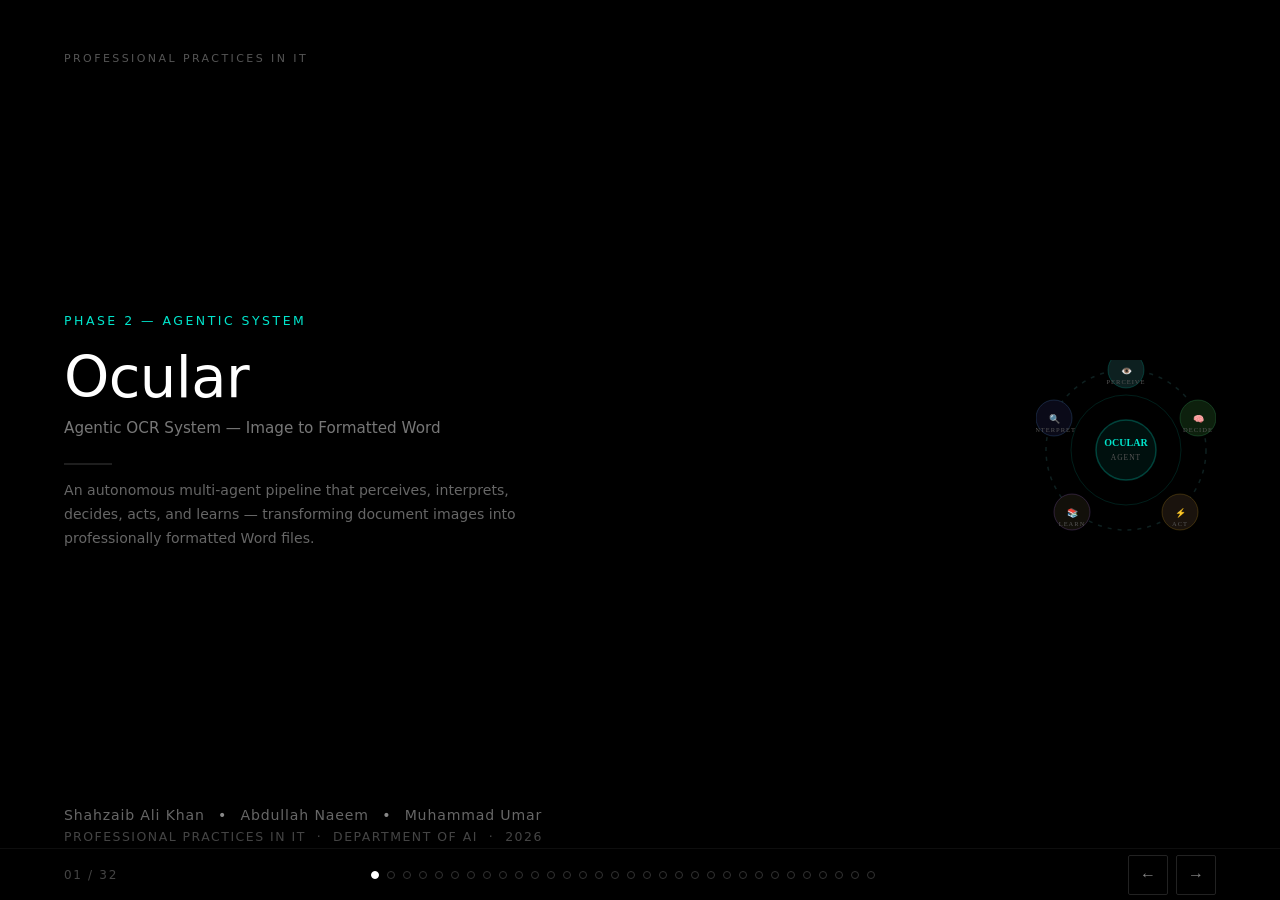
<file: slides_all.html>
<!DOCTYPE html>
<html lang="en">
<head>
  <meta charset="UTF-8">
  <meta name="viewport" content="width=device-width, initial-scale=1.0">
  <title>Ocular — Full Presentation (32 Slides)</title>
  <style>
*{margin:0;padding:0;box-sizing:border-box}
  body{background:#000;color:#fff;font-family:'Segoe UI',system-ui,sans-serif;overflow:hidden;width:100vw;height:100vh}
  .deck{width:100%;height:100%;position:relative}

  /* ── SLIDE ── */
  .slide{position:absolute;inset:0;display:none;flex-direction:column;padding:52px 64px 56px;background:#000}
  .slide.active{display:flex}

  /* ── HEADER LABEL ── */
  .label{font-size:11px;letter-spacing:.22em;color:#555;text-transform:uppercase;margin-bottom:28px}

  /* ── TITLE ── */
  h1{font-size:clamp(2rem,5vw,3.6rem);font-weight:300;letter-spacing:-.01em;line-height:1.1;margin-bottom:10px}
  h2{font-size:clamp(1.4rem,3.2vw,2.4rem);font-weight:300;letter-spacing:-.01em;line-height:1.15;margin-bottom:8px}
  .subtitle{font-size:1.1rem;color:#bbb;font-weight:300;margin-bottom:28px}
  .tagline{font-size:.85rem;color:#666;margin-bottom:36px}

  /* ── BODY TEXT ── */
  .body-text{font-size:.95rem;color:#aaa;line-height:1.7;max-width:60ch}
  .body-text p{margin-bottom:10px}

  /* ── ACCENT COLOURS ── */
  .cyan{color:#00e5cc}
  .green{color:#4ade80}
  .amber{color:#fbbf24}
  .purple{color:#c084fc}
  .red{color:#f87171}
  .blue{color:#60a5fa}
  .dim{color:#555}

  /* ── TWO-COLUMN LAYOUT ── */
  .two-col{display:grid;grid-template-columns:1fr 1fr;gap:48px;flex:1;align-items:start;margin-top:8px}
  .two-col-3{display:grid;grid-template-columns:3fr 2fr;gap:56px;flex:1;align-items:center;margin-top:8px}

  /* ── CARD GRID ── */
  .card-grid{display:grid;grid-template-columns:repeat(3,1fr);gap:20px;margin-top:20px}
  .card{background:#0d0d0d;border:1px solid #1e1e1e;border-radius:8px;padding:22px 18px}
  .card .icon{font-size:1.8rem;margin-bottom:12px}
  .card h3{font-size:.85rem;letter-spacing:.12em;text-transform:uppercase;margin-bottom:8px}
  .card p{font-size:.82rem;color:#888;line-height:1.6}

  /* ── STEP LIST ── */
  .step-list{list-style:none;margin-top:16px}
  .step-list li{display:flex;gap:16px;margin-bottom:20px;align-items:flex-start}
  .step-num{width:28px;height:28px;border-radius:50%;display:flex;align-items:center;justify-content:center;font-size:.75rem;font-weight:700;flex-shrink:0;margin-top:1px}
  .step-num.c{background:#00e5cc22;color:#00e5cc;border:1px solid #00e5cc44}
  .step-num.g{background:#4ade8022;color:#4ade80;border:1px solid #4ade8044}
  .step-num.a{background:#fbbf2422;color:#fbbf24;border:1px solid #fbbf2444}
  .step-num.p{background:#c084fc22;color:#c084fc;border:1px solid #c084fc44}
  .step-content h4{font-size:.85rem;letter-spacing:.08em;text-transform:uppercase;margin-bottom:3px}
  .step-content p{font-size:.82rem;color:#888;line-height:1.5}

  /* ── COMPARE TABLE ── */
  .vs-grid{display:grid;grid-template-columns:1fr 1fr;gap:1px;background:#1e1e1e;border-radius:8px;overflow:hidden;margin-top:20px}
  .vs-col{background:#0a0a0a;padding:24px 20px}
  .vs-col h3{font-size:.8rem;letter-spacing:.18em;text-transform:uppercase;margin-bottom:16px}
  .vs-col ul{list-style:none}
  .vs-col ul li{font-size:.83rem;color:#888;padding:8px 0;border-bottom:1px solid #141414;line-height:1.4}
  .vs-col ul li:last-child{border-bottom:none}
  .vs-col ul li strong{color:#ddd;display:block;margin-bottom:2px}

  /* ── TECH BADGES ── */
  .badge-row{display:flex;flex-wrap:wrap;gap:8px;margin-top:16px}
  .badge{background:#111;border:1px solid #222;border-radius:4px;padding:5px 12px;font-size:.75rem;color:#aaa;letter-spacing:.06em}

  /* ── BOTTOM DIVIDER ── */
  .divider{width:48px;height:2px;background:#1e1e1e;margin:20px 0}

  /* ── SVG DIAGRAM wrappers ── */
  .diagram{display:flex;align-items:center;justify-content:center;height:100%}

  /* ── BOTTOM BAR ── */
  .bottom-bar{position:fixed;bottom:0;left:0;right:0;height:52px;display:flex;align-items:center;justify-content:space-between;padding:0 64px;background:#000;border-top:1px solid #0e0e0e;z-index:100}
  .slide-counter{font-size:.75rem;letter-spacing:.14em;color:#444}
  .dots{display:flex;gap:8px}
  .dot{width:8px;height:8px;border-radius:50%;border:1px solid #333;cursor:pointer;transition:background .2s}
  .dot.on{background:#fff;border-color:#fff}
  .nav{display:flex;gap:8px}
  .nav button{width:40px;height:40px;border:1px solid #222;background:transparent;color:#888;font-size:1rem;cursor:pointer;border-radius:2px;transition:all .15s}
  .nav button:hover{background:#111;color:#fff}

  /* ── TITLE SLIDE SPECIFIC ── */
  .title-names{font-size:.88rem;color:#666;letter-spacing:.06em;margin-top:36px}
  .title-names span{color:#888;margin:0 8px}
  .title-course{font-size:.78rem;color:#444;letter-spacing:.12em;text-transform:uppercase;margin-top:6px}

  /* ── DIAGRAM: circles / nodes ── */
  .nodes{position:relative;width:260px;height:260px;flex-shrink:0}
  .node{position:absolute;border-radius:50%;display:flex;align-items:center;justify-content:center;flex-direction:column;gap:4px;font-size:.65rem;letter-spacing:.08em;text-transform:uppercase;text-align:center;font-weight:600}
  .node-label{position:absolute;bottom:-18px;left:50%;transform:translateX(-50%);white-space:nowrap;font-size:.6rem;color:#555;letter-spacing:.1em;text-transform:uppercase}

  /* phase 1 recap feature list */
  .feat-list{list-style:none;margin-top:8px}
  .feat-list li{padding:9px 0;border-bottom:1px solid #0e0e0e;font-size:.84rem;color:#999;display:flex;gap:10px}
  .feat-list li::before{content:"—";color:#333;flex-shrink:0}

  /* two-col morals/ethics */
  .vs-card{background:#0a0a0a;border:1px solid #1a1a1a;border-radius:8px;padding:22px}
  .vs-card h3{font-size:.75rem;letter-spacing:.18em;text-transform:uppercase;margin-bottom:16px}
  .vs-card .row{font-size:.82rem;color:#888;padding:9px 0;border-bottom:1px solid #111;line-height:1.5;font-style:italic}
  .vs-card .row:last-child{border-bottom:none}
  .choice-bar{background:#0d150f;border:1px solid #14391e;border-radius:6px;padding:14px 18px;margin-top:20px;font-size:.83rem;color:#4ade80;line-height:1.5}

  /* pillars */
  .pillar-grid{display:grid;grid-template-columns:repeat(3,1fr);gap:16px;margin-top:20px}
  .pillar{background:#0a0a0a;border-top:2px solid;border-radius:4px;padding:20px 16px}
  .pillar.c{border-color:#00e5cc}
  .pillar.g{border-color:#4ade80}
  .pillar.a{border-color:#fbbf24}
  .pillar .icon{font-size:1.6rem;margin-bottom:10px}
  .pillar h3{font-size:.78rem;letter-spacing:.14em;text-transform:uppercase;margin-bottom:6px}
  .pillar p{font-size:.78rem;color:#777;line-height:1.5}

  /* decision diagram */
  .decision-path{display:flex;flex-direction:column;gap:0;align-items:flex-start;margin-top:12px}
  .dp-option{background:#0a0a0a;border:1px solid #1a1a1a;border-radius:6px;padding:16px 20px;margin-bottom:12px;font-size:.83rem;color:#999;width:100%;position:relative}
  .dp-option.chosen{background:#0d150f;border-color:#4ade8066;color:#ddd}
  .dp-option .tag{font-size:.7rem;letter-spacing:.1em;text-transform:uppercase;margin-bottom:6px}
  .dp-option .tick{position:absolute;right:16px;top:50%;transform:translateY(-50%);color:#4ade80;font-size:1rem}

  /* impact cards */
  .impact-grid{display:grid;grid-template-columns:repeat(3,1fr);gap:16px;margin-top:20px}
  .impact-card{background:#0a0a0a;border:1px solid #1a1a1a;border-radius:8px;padding:20px 16px}
  .impact-card h3{font-size:.78rem;letter-spacing:.14em;text-transform:uppercase;margin-bottom:8px}
  .impact-card p{font-size:.8rem;color:#777;line-height:1.55}

  /* ethical theories */
  .theory-grid{display:grid;grid-template-columns:1fr 1fr;gap:16px;margin-top:12px}
  .theory-card{background:#0a0a0a;border:1px solid #1a1a1a;border-radius:8px;padding:18px}
  .theory-card .tc-label{font-size:.7rem;letter-spacing:.16em;text-transform:uppercase;margin-bottom:6px}
  .theory-card .tc-title{font-size:.9rem;font-weight:500;margin-bottom:8px}
  .theory-card p{font-size:.8rem;color:#777;line-height:1.5}
  .hcd-bar{background:#0a0a12;border:1px solid #1a1a33;border-radius:6px;padding:14px 18px;margin-top:14px;font-size:.82rem;color:#aab;line-height:1.5}

*{margin:0;padding:0;box-sizing:border-box}
  body{background:#000;color:#fff;font-family:'Segoe UI',system-ui,sans-serif;overflow:hidden;width:100vw;height:100vh}
  .deck{width:100%;height:100%;position:relative}
  .slide{position:absolute;inset:0;display:none;flex-direction:column;padding:52px 64px 56px;background:#000}
  .slide.active{display:flex}
  .label{font-size:11px;letter-spacing:.22em;color:#555;text-transform:uppercase;margin-bottom:28px}
  h2{font-size:clamp(1.4rem,3.2vw,2.4rem);font-weight:300;letter-spacing:-.01em;line-height:1.15;margin-bottom:8px}
  .subtitle{font-size:.95rem;color:#777;font-weight:300;margin-bottom:12px}
  .cyan{color:#00e5cc} .green{color:#4ade80} .amber{color:#fbbf24} .purple{color:#c084fc} .red{color:#f87171} .blue{color:#60a5fa}
  .two-col{display:grid;grid-template-columns:1fr 1fr;gap:40px;flex:1;align-items:start;margin-top:8px}
  .two-col-3{display:grid;grid-template-columns:3fr 2fr;gap:48px;flex:1;align-items:start;margin-top:8px}
  .divider{width:48px;height:2px;background:#1e1e1e;margin:14px 0}
  .badge{background:#111;border:1px solid #222;border-radius:4px;padding:5px 12px;font-size:.75rem;color:#aaa;letter-spacing:.06em}
  .badge-row{display:flex;flex-wrap:wrap;gap:8px;margin-top:8px}

  /* principle cards */
  .principle-list{list-style:none;margin-top:12px}
  .principle-list li{display:flex;gap:14px;padding:14px 0;border-bottom:1px solid #0e0e0e;align-items:flex-start}
  .principle-list li:last-child{border-bottom:none}
  .p-badge{width:32px;height:32px;border-radius:4px;display:flex;align-items:center;justify-content:center;font-size:.7rem;font-weight:700;flex-shrink:0}
  .p-badge.ok{background:#0a1a0a;color:#4ade80;border:1px solid #1a3a1a}
  .p-badge.warn{background:#1a1400;color:#fbbf24;border:1px solid #3a2a00}
  .p-content h4{font-size:.82rem;font-weight:600;margin-bottom:3px}
  .p-content p{font-size:.8rem;color:#777;line-height:1.5}

  /* 4-step */
  .step-flow{display:flex;flex-direction:column;gap:10px;margin-top:10px}
  .step-row{display:flex;gap:14px;align-items:flex-start;background:#0a0a0a;border:1px solid #1a1a1a;border-radius:6px;padding:14px 16px}
  .step-row.highlight{background:#0a150a;border-color:#4ade8044}
  .s-num{width:26px;height:26px;border-radius:50%;display:flex;align-items:center;justify-content:center;font-size:.72rem;font-weight:700;flex-shrink:0;border:1px solid #333;color:#777}
  .s-num.act{border-color:#00e5cc;color:#00e5cc;background:#0a1a1a}
  .s-body h4{font-size:.8rem;letter-spacing:.08em;text-transform:uppercase;margin-bottom:3px}
  .s-body p{font-size:.78rem;color:#777;line-height:1.5}

  /* comparison table */
  .cmp-table{width:100%;border-collapse:collapse;margin-top:12px;font-size:.8rem}
  .cmp-table th{text-align:left;padding:9px 12px;font-size:.7rem;letter-spacing:.14em;text-transform:uppercase;color:#555;border-bottom:1px solid #1a1a1a}
  .cmp-table td{padding:10px 12px;border-bottom:1px solid #0e0e0e;color:#888;vertical-align:top;line-height:1.4}
  .cmp-table td:first-child{color:#ddd;width:28%}
  .cmp-table td:nth-child(2){color:#60a5fa}
  .cmp-table td:nth-child(3){color:#666}

  /* trends */
  .trend-list{list-style:none;margin-top:16px}
  .trend-list li{display:flex;gap:14px;margin-bottom:16px;align-items:flex-start}
  .trend-dot{width:8px;height:8px;border-radius:50%;flex-shrink:0;margin-top:5px}
  .trend-content h4{font-size:.84rem;font-weight:600;margin-bottom:3px}
  .trend-content p{font-size:.8rem;color:#777;line-height:1.5}
  .where-box{background:#0a100a;border:1px solid #1a2a1a;border-radius:6px;padding:14px 18px;margin-top:16px;font-size:.82rem;color:#888;line-height:1.5}

  /* career skills */
  .skill-grid{display:grid;grid-template-columns:1fr 1fr;gap:14px;margin-top:12px}
  .skill-card{background:#0a0a0a;border:1px solid #1a1a1a;border-radius:6px;padding:18px}
  .skill-card h3{font-size:.75rem;letter-spacing:.14em;text-transform:uppercase;margin-bottom:10px}
  .skill-card ul{list-style:none}
  .skill-card ul li{font-size:.8rem;color:#888;padding:5px 0;border-bottom:1px solid #0e0e0e;line-height:1.4}
  .skill-card ul li:last-child{border-bottom:none}
  .era-bar{background:#0a0a12;border:1px solid #1a1a33;border-radius:6px;padding:14px 18px;margin-top:14px;font-size:.83rem;color:#aab;line-height:1.5}

  /* sustainability */
  .sus-grid{display:grid;grid-template-columns:1fr 1fr;gap:20px;flex:1;margin-top:12px;align-items:start}
  .sus-card{background:#0a0a0a;border-radius:6px;padding:20px}
  .sus-card.green-b{border:1px solid #1a3a1a}
  .sus-card.blue-b{border:1px solid #1a1a3a}
  .sus-card h3{font-size:.78rem;letter-spacing:.14em;text-transform:uppercase;margin-bottom:12px}
  .sus-card ul{list-style:none}
  .sus-card ul li{font-size:.8rem;color:#888;padding:7px 0;border-bottom:1px solid #0e0e0e;line-height:1.5}
  .sus-card ul li:last-child{border-bottom:none}

  /* legal */
  .legal-grid{display:grid;grid-template-columns:repeat(3,1fr);gap:16px;flex:1;margin-top:16px;align-items:start}
  .legal-card{background:#0a0a0a;border-top:2px solid;border-radius:4px;padding:20px 16px}
  .legal-card .icon{font-size:1.5rem;margin-bottom:10px}
  .legal-card h3{font-size:.78rem;letter-spacing:.12em;text-transform:uppercase;margin-bottom:8px}
  .legal-card p{font-size:.8rem;color:#777;line-height:1.55}

  /* IPR */
  .lic-table{width:100%;border-collapse:collapse;margin-top:10px;font-size:.8rem}
  .lic-table td{padding:8px 10px;border-bottom:1px solid #0e0e0e;color:#888}
  .lic-table td:first-child{color:#ddd;width:38%}
  .lic-table td:last-child{color:#4ade80}
  .gdpr-bar{background:#0a0a12;border:1px solid #1a1a33;border-radius:6px;padding:13px 18px;margin-top:14px;font-size:.82rem;color:#aab;line-height:1.5}

  /* bottom bar */
  .bottom-bar{position:fixed;bottom:0;left:0;right:0;height:52px;display:flex;align-items:center;justify-content:space-between;padding:0 64px;background:#000;border-top:1px solid #0e0e0e;z-index:100}
  .slide-counter{font-size:.75rem;letter-spacing:.14em;color:#444}
  .dots{display:flex;gap:8px}
  .dot{width:8px;height:8px;border-radius:50%;border:1px solid #333;cursor:pointer;transition:background .2s}
  .dot.on{background:#fff;border-color:#fff}
  .nav{display:flex;gap:8px}
  .nav button{width:40px;height:40px;border:1px solid #222;background:transparent;color:#888;font-size:1rem;cursor:pointer;border-radius:2px;transition:all .15s}
  .nav button:hover{background:#111;color:#fff}

*{margin:0;padding:0;box-sizing:border-box}
  body{background:#000;color:#fff;font-family:'Segoe UI',system-ui,sans-serif;overflow:hidden;width:100vw;height:100vh}
  .deck{width:100%;height:100%;position:relative}
  .slide{position:absolute;inset:0;display:none;flex-direction:column;padding:52px 64px 56px;background:#000}
  .slide.active{display:flex}
  .label{font-size:11px;letter-spacing:.22em;color:#555;text-transform:uppercase;margin-bottom:28px}
  h2{font-size:clamp(1.4rem,3.2vw,2.4rem);font-weight:300;letter-spacing:-.01em;line-height:1.15;margin-bottom:8px}
  .subtitle{font-size:.95rem;color:#777;font-weight:300;margin-bottom:12px}
  .cyan{color:#00e5cc} .green{color:#4ade80} .amber{color:#fbbf24} .purple{color:#c084fc} .red{color:#f87171} .blue{color:#60a5fa}
  .two-col{display:grid;grid-template-columns:1fr 1fr;gap:40px;flex:1;align-items:start;margin-top:8px}
  .two-col-3{display:grid;grid-template-columns:3fr 2fr;gap:48px;flex:1;align-items:start;margin-top:8px}
  .divider{width:48px;height:2px;background:#1e1e1e;margin:14px 0}

  /* risk grid */
  .risk-grid{display:grid;grid-template-columns:repeat(2,1fr);gap:16px;flex:1;margin-top:12px;align-items:stretch}
  .risk-card{background:#0a0a0a;border:1px solid #1a1a1a;border-radius:8px;padding:20px;display:flex;flex-direction:column;gap:8px}
  .risk-card .r-label{font-size:.7rem;letter-spacing:.16em;text-transform:uppercase}
  .risk-card h3{font-size:.88rem;font-weight:500}
  .risk-card p{font-size:.8rem;color:#777;line-height:1.5}
  .risk-card .mitigation{font-size:.75rem;padding:8px 10px;border-radius:4px;margin-top:auto;line-height:1.5}
  .mit-c{background:#0a1a1a;border:1px solid #0e3030;color:#00e5cc}
  .mit-g{background:#0a1a0a;border:1px solid #1a3a1a;color:#4ade80}

  /* agentic properties */
  .prop-grid{display:grid;grid-template-columns:repeat(2,1fr);gap:16px;flex:1;margin-top:12px}
  .prop-card{background:#0a0a0a;border:1px solid #1a1a1a;border-radius:8px;padding:20px 18px}
  .prop-card .p-icon{font-size:1.6rem;margin-bottom:10px}
  .prop-card h3{font-size:.8rem;letter-spacing:.14em;text-transform:uppercase;margin-bottom:8px}
  .prop-card p{font-size:.8rem;color:#777;line-height:1.55}

  /* gap table */
  .gap-table{width:100%;border-collapse:collapse;font-size:.8rem}
  .gap-table th{text-align:left;padding:8px 12px;font-size:.7rem;letter-spacing:.14em;text-transform:uppercase;color:#555;border-bottom:1px solid #1a1a1a}
  .gap-table td{padding:9px 12px;border-bottom:1px solid #0e0e0e;vertical-align:top;line-height:1.4}
  .gap-table td:first-child{color:#ddd;width:35%}
  .gap-table td:nth-child(2){color:#f87171}
  .gap-table td:nth-child(3){color:#4ade80}
  .cross{color:#f87171}
  .tick{color:#4ade80}

  /* before/after */
  .ba-grid{display:grid;grid-template-columns:1fr 1fr;gap:1px;background:#1a1a1a;border-radius:8px;overflow:hidden;flex:1;margin-top:12px}
  .ba-col{background:#0a0a0a;padding:22px 18px}
  .ba-col h3{font-size:.72rem;letter-spacing:.18em;text-transform:uppercase;margin-bottom:14px}
  .ba-col ul{list-style:none}
  .ba-col ul li{font-size:.82rem;padding:8px 0;border-bottom:1px solid #0e0e0e;color:#777;line-height:1.4}
  .ba-col ul li:last-child{border-bottom:none}
  .arrow-center{display:flex;align-items:center;justify-content:center;background:#050505;padding:0 10px;font-size:1.4rem;color:#333}

  /* pipeline flow */
  .pipeline{display:flex;flex-direction:column;gap:0;margin-top:12px}
  .pipe-node{display:flex;align-items:center;gap:16px;padding:12px 16px;background:#0a0a0a;border:1px solid #1a1a1a;border-radius:6px;margin-bottom:4px}
  .pipe-node .pn-icon{font-size:1.2rem;flex-shrink:0}
  .pipe-node .pn-body h4{font-size:.82rem;font-weight:600;margin-bottom:2px}
  .pipe-node .pn-body p{font-size:.78rem;color:#666;line-height:1.4}
  .pipe-arrow{text-align:center;color:#333;font-size:.7rem;padding:1px 0;letter-spacing:.06em}

  /* agent type */
  .type-grid{display:grid;grid-template-columns:repeat(2,1fr);gap:14px;margin-top:12px}
  .type-card{background:#0a0a0a;border:1px solid #1a1a1a;border-radius:6px;padding:18px}
  .type-card .tc-row{display:flex;justify-content:space-between;align-items:center;margin-bottom:8px}
  .type-card h3{font-size:.82rem;font-weight:600}
  .chosen-tag{font-size:.65rem;background:#0a1a0a;border:1px solid #1a3a1a;color:#4ade80;padding:2px 8px;border-radius:3px;letter-spacing:.1em}
  .rej-tag{font-size:.65rem;background:#1a0a0a;border:1px solid #3a1a1a;color:#f87171;padding:2px 8px;border-radius:3px;letter-spacing:.1em}
  .type-card p{font-size:.78rem;color:#666;line-height:1.5}

  /* contracts */
  .contract-list{list-style:none;margin-top:12px}
  .contract-list li{display:flex;gap:14px;padding:12px 0;border-bottom:1px solid #0e0e0e;align-items:flex-start}
  .contract-list li:last-child{border-bottom:none}
  .c-icon{width:30px;height:30px;border-radius:4px;display:flex;align-items:center;justify-content:center;font-size:.85rem;flex-shrink:0}
  .c-body h4{font-size:.82rem;font-weight:600;margin-bottom:3px}
  .c-body p{font-size:.78rem;color:#666;line-height:1.4}

  /* bottom bar */
  .bottom-bar{position:fixed;bottom:0;left:0;right:0;height:52px;display:flex;align-items:center;justify-content:space-between;padding:0 64px;background:#000;border-top:1px solid #0e0e0e;z-index:100}
  .slide-counter{font-size:.75rem;letter-spacing:.14em;color:#444}
  .dots{display:flex;gap:8px}
  .dot{width:8px;height:8px;border-radius:50%;border:1px solid #333;cursor:pointer;transition:background .2s}
  .dot.on{background:#fff;border-color:#fff}
  .nav{display:flex;gap:8px}
  .nav button{width:40px;height:40px;border:1px solid #222;background:transparent;color:#888;font-size:1rem;cursor:pointer;border-radius:2px;transition:all .15s}
  .nav button:hover{background:#111;color:#fff}

*{margin:0;padding:0;box-sizing:border-box}
  body{background:#000;color:#fff;font-family:'Segoe UI',system-ui,sans-serif;overflow:hidden;width:100vw;height:100vh}
  .deck{width:100%;height:100%;position:relative}
  .slide{position:absolute;inset:0;display:none;flex-direction:column;padding:52px 64px 56px;background:#000}
  .slide.active{display:flex}
  .label{font-size:11px;letter-spacing:.22em;color:#555;text-transform:uppercase;margin-bottom:28px}
  h2{font-size:clamp(1.4rem,3.2vw,2.4rem);font-weight:300;letter-spacing:-.01em;line-height:1.15;margin-bottom:8px}
  h1{font-size:clamp(2rem,5vw,3.6rem);font-weight:300;letter-spacing:-.01em;line-height:1.1;margin-bottom:10px}
  .subtitle{font-size:.95rem;color:#777;font-weight:300;margin-bottom:12px}
  .cyan{color:#00e5cc} .green{color:#4ade80} .amber{color:#fbbf24} .purple{color:#c084fc} .red{color:#f87171} .blue{color:#60a5fa}
  .two-col{display:grid;grid-template-columns:1fr 1fr;gap:40px;flex:1;align-items:start;margin-top:8px}
  .two-col-3{display:grid;grid-template-columns:3fr 2fr;gap:48px;flex:1;align-items:start;margin-top:8px}
  .divider{width:48px;height:2px;background:#1e1e1e;margin:14px 0}

  /* workflow cycle */
  .cycle-steps{list-style:none;margin-top:12px;display:flex;flex-direction:column;gap:10px}
  .cs-row{display:flex;align-items:flex-start;gap:14px;padding:13px 16px;background:#0a0a0a;border:1px solid #1a1a1a;border-radius:6px}
  .cs-num{width:28px;height:28px;border-radius:50%;display:flex;align-items:center;justify-content:center;font-size:.72rem;font-weight:700;flex-shrink:0}
  .cs-body h4{font-size:.82rem;font-weight:600;margin-bottom:3px}
  .cs-body p{font-size:.78rem;color:#666;line-height:1.4}

  /* pyramid */
  .pyramid{display:flex;flex-direction:column;align-items:center;gap:2px;margin-top:16px}
  .p-level{display:flex;align-items:center;justify-content:center;border-radius:4px;font-size:.82rem;font-weight:600;transition:width .3s}

  /* memory comparison */
  .mem-grid{display:grid;grid-template-columns:1fr 1fr;gap:16px;flex:1;margin-top:12px}
  .mem-card{background:#0a0a0a;border-radius:8px;padding:22px;display:flex;flex-direction:column;gap:10px}
  .mem-card h3{font-size:.75rem;letter-spacing:.16em;text-transform:uppercase;margin-bottom:4px}
  .mem-card .detail{font-size:.78rem;color:#666;line-height:1.5}
  .mem-badge{display:inline-block;padding:3px 10px;border-radius:3px;font-size:.7rem;letter-spacing:.08em;font-weight:600;margin-bottom:6px}

  /* autonomy slider */
  .slider-track{width:100%;height:6px;background:#111;border-radius:3px;position:relative;margin:20px 0}
  .slider-fill{height:100%;border-radius:3px;background:linear-gradient(to right,#f87171,#fbbf24,#4ade80)}
  .slider-thumb{width:16px;height:16px;border-radius:50%;background:#fff;position:absolute;top:-5px;transform:translateX(-50%);border:2px solid #4ade80;box-shadow:0 0 0 3px #4ade8022}
  .slider-labels{display:flex;justify-content:space-between;font-size:.7rem;color:#444;letter-spacing:.1em;text-transform:uppercase}

  /* control points */
  .ctrl-list{list-style:none;margin-top:12px;display:flex;flex-direction:column;gap:10px}
  .ctrl-item{display:flex;gap:14px;align-items:flex-start;padding:12px 16px;background:#0a0a0a;border:1px solid #1a1a1a;border-radius:6px}
  .ctrl-num{width:26px;height:26px;border-radius:4px;display:flex;align-items:center;justify-content:center;font-size:.72rem;font-weight:700;flex-shrink:0;background:#0a1a0a;color:#4ade80;border:1px solid #1a3a1a}
  .ctrl-body h4{font-size:.82rem;font-weight:600;margin-bottom:3px}
  .ctrl-body p{font-size:.78rem;color:#666;line-height:1.4}

  /* ethical design pillars */
  .eth-grid{display:grid;grid-template-columns:repeat(2,1fr);gap:14px;flex:1;margin-top:12px}
  .eth-card{background:#0a0a0a;border:1px solid #1a1a1a;border-radius:8px;padding:20px}
  .eth-card .icon{font-size:1.4rem;margin-bottom:8px}
  .eth-card h3{font-size:.8rem;letter-spacing:.12em;text-transform:uppercase;margin-bottom:8px}
  .eth-card p{font-size:.78rem;color:#666;line-height:1.5}
  .eth-card .impl{font-size:.73rem;padding:8px 10px;border-radius:4px;margin-top:10px;line-height:1.5}

  /* risk matrix */
  .risk-matrix{width:100%;border-collapse:collapse;margin-top:12px;font-size:.78rem}
  .risk-matrix th{padding:8px 12px;font-size:.68rem;letter-spacing:.14em;text-transform:uppercase;color:#444;border-bottom:1px solid #1a1a1a;text-align:left}
  .risk-matrix td{padding:9px 12px;border-bottom:1px solid #0a0a0a;vertical-align:middle;line-height:1.4}
  .risk-matrix td:first-child{color:#bbb}
  .pill{display:inline-block;padding:2px 10px;border-radius:12px;font-size:.68rem;font-weight:600}
  .pill.high{background:#1a0808;color:#f87171;border:1px solid #3a1515}
  .pill.med{background:#1a1200;color:#fbbf24;border:1px solid #3a2a00}
  .pill.low{background:#0a1a0a;color:#4ade80;border:1px solid #1a3a1a}
  .pill.done{background:#0a0a1a;color:#60a5fa;border:1px solid #1a1a3a}

  /* safety mechanisms */
  .safety-grid{display:grid;grid-template-columns:repeat(3,1fr);gap:16px;flex:1;margin-top:12px;align-items:stretch}
  .safety-card{background:#0a0a0a;border:1px solid #1a1a1a;border-radius:8px;padding:20px;display:flex;flex-direction:column;gap:8px}
  .safety-card .icon{font-size:1.5rem}
  .safety-card h3{font-size:.8rem;letter-spacing:.12em;text-transform:uppercase}
  .safety-card p{font-size:.78rem;color:#666;line-height:1.5}

  /* closing slide */
  .closing-grid{display:grid;grid-template-columns:repeat(3,1fr);gap:16px;margin-top:20px}
  .cg-item{background:#0a0a0a;border:1px solid #1a1a1a;border-radius:8px;padding:18px;text-align:center}
  .cg-item .num{font-size:1.8rem;font-weight:300;margin-bottom:6px}
  .cg-item p{font-size:.78rem;color:#666;line-height:1.4}

  /* bottom bar */
  .bottom-bar{position:fixed;bottom:0;left:0;right:0;height:52px;display:flex;align-items:center;justify-content:space-between;padding:0 64px;background:#000;border-top:1px solid #0e0e0e;z-index:100}
  .slide-counter{font-size:.75rem;letter-spacing:.14em;color:#444}
  .dots{display:flex;gap:8px}
  .dot{width:8px;height:8px;border-radius:50%;border:1px solid #333;cursor:pointer;transition:background .2s}
  .dot.on{background:#fff;border-color:#fff}
  .nav{display:flex;gap:8px}
  .nav button{width:40px;height:40px;border:1px solid #222;background:transparent;color:#888;font-size:1rem;cursor:pointer;border-radius:2px;transition:all .15s}
  .nav button:hover{background:#111;color:#fff}
  </style>
</head>
<body>
<div class="deck">
<!-- ════════════════════════════════════════════════════ SLIDE 1 ══ -->
<div class="slide active" data-label="PROFESSIONAL PRACTICES IN IT">
  <div class="label">PROFESSIONAL PRACTICES IN IT</div>

  <div style="flex:1;display:flex;flex-direction:column;justify-content:center">
    <p style="font-size:.78rem;color:#00e5cc;letter-spacing:.2em;text-transform:uppercase;margin-bottom:18px">PHASE 2 — AGENTIC SYSTEM</p>
    <h1>Ocular</h1>
    <p class="subtitle">Agentic OCR System — Image to Formatted Word</p>
    <div class="divider"></div>
    <p class="body-text" style="color:#666;font-size:.88rem">
      An autonomous multi-agent pipeline that perceives, interprets,<br>decides, acts, and learns — transforming document images into<br>professionally formatted Word files.
    </p>
  </div>

  <div style="position:absolute;right:64px;top:50%;transform:translateY(-50%);display:flex;flex-direction:column;gap:32px;align-items:center">
    <div style="position:relative;width:180px;height:180px">
      <svg width="180" height="180" viewBox="0 0 180 180">
        <circle cx="90" cy="90" r="80" fill="none" stroke="#0e2020" stroke-width="1.5" stroke-dasharray="4 6"/>
        <circle cx="90" cy="90" r="55" fill="none" stroke="#00e5cc22" stroke-width="1"/>
        <circle cx="90" cy="90" r="30" fill="#00e5cc11" stroke="#00e5cc44" stroke-width="1.5"/>
        <!-- orbit dots -->
        <circle cx="90" cy="10" r="18" fill="#0d2020" stroke="#00e5cc33" stroke-width="1"/>
        <text x="90" y="14" text-anchor="middle" fill="#00e5cc" font-size="9" font-family="Segoe UI">👁️</text>
        <text x="90" y="24" text-anchor="middle" fill="#555" font-size="6.5" font-family="Segoe UI" letter-spacing="1">PERCEIVE</text>

        <circle cx="162" cy="58" r="18" fill="#0d200d" stroke="#4ade8033" stroke-width="1"/>
        <text x="162" y="62" text-anchor="middle" fill="#4ade80" font-size="9" font-family="Segoe UI">🧠</text>
        <text x="162" y="72" text-anchor="middle" fill="#555" font-size="6.5" font-family="Segoe UI" letter-spacing="1">DECIDE</text>

        <circle cx="144" cy="152" r="18" fill="#1a130d" stroke="#fbbf2433" stroke-width="1"/>
        <text x="144" y="156" text-anchor="middle" fill="#fbbf24" font-size="9" font-family="Segoe UI">⚡</text>
        <text x="144" y="166" text-anchor="middle" fill="#555" font-size="6.5" font-family="Segoe UI" letter-spacing="1">ACT</text>

        <circle cx="36" cy="152" r="18" fill="#12100a" stroke="#c084fc33" stroke-width="1"/>
        <text x="36" y="156" text-anchor="middle" fill="#c084fc" font-size="9" font-family="Segoe UI">📚</text>
        <text x="36" y="166" text-anchor="middle" fill="#555" font-size="6.5" font-family="Segoe UI" letter-spacing="1">LEARN</text>

        <circle cx="18" cy="58" r="18" fill="#0a0a18" stroke="#60a5fa33" stroke-width="1"/>
        <text x="18" y="62" text-anchor="middle" fill="#60a5fa" font-size="9" font-family="Segoe UI">🔍</text>
        <text x="18" y="72" text-anchor="middle" fill="#555" font-size="6.5" font-family="Segoe UI" letter-spacing="1">INTERPRET</text>

        <text x="90" y="86" text-anchor="middle" fill="#00e5cc" font-size="10" font-weight="600" font-family="Segoe UI">OCULAR</text>
        <text x="90" y="100" text-anchor="middle" fill="#555" font-size="7.5" font-family="Segoe UI" letter-spacing="1">AGENT</text>
      </svg>
    </div>
  </div>

  <div class="title-names">
    Shahzaib Ali Khan <span>•</span> Abdullah Naeem <span>•</span> Muhammad Umar
  </div>
  <div class="title-course">Professional Practices in IT &nbsp;·&nbsp; Department of AI &nbsp;·&nbsp; 2026</div>
</div>

<!-- ════════════════════════════════════════════════════ SLIDE 2 ══ -->
<div class="slide" data-label="PHASE 1 RECAP">
  <div class="label">PHASE 1 RECAP</div>
  <h2>What We Built in Phase 1</h2>
  <p class="subtitle">The foundation — a static OCR pipeline</p>

  <div class="two-col-3" style="flex:1">
    <div>
      <div class="step-list">
        <li>
          <div class="step-num c">P</div>
          <div class="step-content">
            <h4 class="cyan">Problem</h4>
            <p>Scanned documents lose all formatting when converted to text. Manual reconstruction wastes significant time.</p>
          </div>
        </li>
        <li>
          <div class="step-num g">U</div>
          <div class="step-content">
            <h4 class="green">Users</h4>
            <p>Students, academics, office professionals who work with document images daily.</p>
          </div>
        </li>
        <li>
          <div class="step-num a">T</div>
          <div class="step-content">
            <h4 class="amber">Technology</h4>
            <div class="badge-row" style="margin-top:6px">
              <span class="badge">Python</span><span class="badge">Tesseract OCR</span><span class="badge">OpenCV</span><span class="badge">python-docx</span>
            </div>
          </div>
        </li>
      </div>
    </div>

    <div>
      <p style="font-size:.72rem;letter-spacing:.18em;color:#444;text-transform:uppercase;margin-bottom:12px">Key Features</p>
      <ul class="feat-list">
        <li>Image preprocessing — denoise, deskew, threshold</li>
        <li>Tesseract OCR text extraction</li>
        <li>Basic formatting detection (bold, heading, alignment)</li>
        <li>Export to .docx Word document</li>
      </ul>

      <div style="margin-top:24px;background:#0a0a0a;border:1px solid #1a1a1a;border-radius:6px;padding:16px;text-align:center">
        <p style="font-size:.68rem;color:#444;letter-spacing:.14em;text-transform:uppercase;margin-bottom:8px">System Architecture</p>
        <div style="display:flex;align-items:center;justify-content:center;gap:6px;font-size:.72rem;color:#555">
          <span style="color:#00e5cc">Image</span>
          <span>→</span><span>Preprocess</span>
          <span>→</span><span>OCR</span>
          <span>→</span><span style="color:#4ade80">.docx</span>
        </div>
      </div>
    </div>
  </div>
</div>

<!-- ════════════════════════════════════════════════════ SLIDE 3 ══ -->
<div class="slide" data-label="COMPUTING AS A FORMAL PROFESSION">
  <div class="label">COMPUTING AS A FORMAL PROFESSION</div>
  <h2>Software Development Is a Profession,<br>Not Just Coding</h2>
  <p class="subtitle">Engineers who build AI tools carry the same duty of care as doctors or lawyers.</p>

  <div class="card-grid" style="margin-top:24px">
    <div class="card">
      <div class="icon">👤</div>
      <h3 class="cyan">Responsibility to Users</h3>
      <p>Ocular must produce accurate, trustworthy output. Every inaccuracy directly harms the person relying on it.</p>
    </div>
    <div class="card">
      <div class="icon">🌍</div>
      <h3 class="green">Responsibility to Society</h3>
      <p>Tools that process documents affect real decisions in healthcare, law, and education.</p>
    </div>
    <div class="card">
      <div class="icon">🔒</div>
      <h3 class="amber">Responsibility to Data</h3>
      <p>User images may contain sensitive or private information. Handling them is a professional obligation.</p>
    </div>
  </div>

  <div style="margin-top:28px;background:#0a0a0a;border-left:2px solid #00e5cc;padding:16px 20px;border-radius:0 6px 6px 0">
    <p style="font-size:.85rem;color:#aaa;line-height:1.6">
      <span class="cyan">Ocular's implication:</span> When our system converts a medical report or legal document,
      the quality of our code directly impacts the wellbeing of real people. This is why we chose quality over speed.
    </p>
  </div>
</div>

<!-- ════════════════════════════════════════════════════ SLIDE 4 ══ -->
<div class="slide" data-label="ETHICS VS. MORALS">
  <div class="label">ETHICS VS. MORALS</div>
  <h2>Ethics vs. Morals in Ocular's Design</h2>
  <p class="subtitle">Did our design follow personal convenience or professional responsibility?</p>

  <div class="two-col" style="margin-top:20px;flex:1">
    <div class="vs-card">
      <h3 style="color:#555">Morals — Personal Beliefs</h3>
      <div class="row">"I'll hardcode the API key — it saves development time."</div>
      <div class="row">"This open-source model is free, so I can use it however I want."</div>
      <div class="row">"Skipping tests is fine — it works on my machine."</div>
    </div>
    <div class="vs-card" style="border-color:#00e5cc22">
      <h3 class="cyan">Ethics — Professional Standards</h3>
      <div class="row" style="color:#ccc">"API keys must be stored in .env files — never in source code."</div>
      <div class="row" style="color:#ccc">"Attribute all third-party libraries correctly in requirements.txt."</div>
      <div class="row" style="color:#ccc">"Every external dependency must be reviewed for license compliance."</div>
    </div>
  </div>

  <div class="choice-bar">
    ✓ Our Design Choice: We followed professional ethics →
    API key in .env, open libraries credited, no shortcuts taken.
  </div>
</div>

<!-- ════════════════════════════════════════════════════ SLIDE 5 ══ -->
<div class="slide" data-label="PROFESSIONAL ETHICS">
  <div class="label">PROFESSIONAL ETHICS</div>
  <h2>Professional Ethics in Ocular</h2>
  <p class="subtitle">Three non-negotiable pillars of our development approach</p>

  <div class="pillar-grid" style="flex:1;align-items:stretch">
    <div class="pillar c">
      <div class="icon">📋</div>
      <h3 class="cyan">Code Quality</h3>
      <p>Modular agent architecture — each agent has exactly one responsibility. No god-classes, no tangled logic.</p>
      <div class="divider" style="background:#00e5cc22"></div>
      <p style="font-size:.75rem;color:#555">PerceptionAgent · AnalysisAgent · FormattingAgent · DocumentAgent · MemoryAgent</p>
    </div>
    <div class="pillar g">
      <div class="icon">🔐</div>
      <h3 class="green">Security</h3>
      <p>API key protected via .env file. No user document data stored externally. No cloud sync without consent.</p>
      <div class="divider" style="background:#4ade8022"></div>
      <p style="font-size:.75rem;color:#555">OPENAI_API_KEY never committed to version control</p>
    </div>
    <div class="pillar a">
      <div class="icon">🛡️</div>
      <h3 class="amber">User Safety</h3>
      <p>Rule-based fallback ensures output is always produced, even when the AI API is unavailable or fails.</p>
      <div class="divider" style="background:#fbbf2422"></div>
      <p style="font-size:.75rem;color:#555">Confidence score displayed — users always know result reliability</p>
    </div>
  </div>
</div>

<!-- ════════════════════════════════════════════════════ SLIDE 6 ══ -->
<div class="slide" data-label="ETHICAL DECISION MAKING">
  <div class="label">ETHICAL DECISION MAKING</div>
  <h2>A Real Ethical Decision We Faced</h2>
  <p class="subtitle">Speed vs. Quality — Should we skip image preprocessing to make the app faster?</p>

  <div class="two-col" style="flex:1;margin-top:16px">
    <div>
      <div class="decision-path">
        <div class="dp-option">
          <div class="tag" style="color:#f87171">Option A — Speed</div>
          Skip denoising &amp; deskewing → faster output → significantly lower OCR accuracy
        </div>
        <div style="text-align:center;color:#333;font-size:.8rem;margin:-4px 0">vs</div>
        <div class="dp-option chosen">
          <div class="tag" style="color:#4ade80">Option B — Quality ✓ Our Choice</div>
          Full preprocessing pipeline → slightly slower → dramatically more accurate, especially on handwritten and noisy images
          <span class="tick">✓</span>
        </div>
      </div>
      <div style="background:#0a1a0a;border:1px solid #1a3a1a;border-radius:6px;padding:14px 18px;margin-top:12px;font-size:.82rem;color:#888;line-height:1.5">
        <span class="green">Why Quality Won:</span> Inaccurate output misleads users.
        A document converter that produces wrong text is worse than no converter at all.
        Speed is never worth producing wrong information.
      </div>
    </div>

    <div>
      <svg width="100%" height="260" viewBox="0 0 240 260">
        <rect x="80" y="10" width="80" height="36" rx="4" fill="#0a0a0a" stroke="#1e1e1e"/>
        <text x="120" y="32" text-anchor="middle" fill="#888" font-size="10" font-family="Segoe UI">Should we preprocess?</text>
        <line x1="120" y1="46" x2="60" y2="88" stroke="#333" stroke-width="1"/>
        <line x1="120" y1="46" x2="180" y2="88" stroke="#333" stroke-width="1"/>
        <rect x="10" y="88" width="100" height="36" rx="4" fill="#180a0a" stroke="#f8717144"/>
        <text x="60" y="110" text-anchor="middle" fill="#f87171" font-size="9.5" font-family="Segoe UI">Skip → Fast, Inaccurate</text>
        <rect x="130" y="88" width="100" height="36" rx="4" fill="#0a180a" stroke="#4ade8066"/>
        <text x="180" y="110" text-anchor="middle" fill="#4ade80" font-size="9.5" font-family="Segoe UI">Full Pipeline → Accurate</text>
        <line x1="180" y1="124" x2="180" y2="160" stroke="#4ade8044" stroke-width="1.5" stroke-dasharray="3 3"/>
        <rect x="130" y="160" width="100" height="50" rx="4" fill="#0a150a" stroke="#4ade8044"/>
        <text x="180" y="180" text-anchor="middle" fill="#4ade80" font-size="9" font-family="Segoe UI">Trusted Output</text>
        <text x="180" y="195" text-anchor="middle" fill="#555" font-size="8.5" font-family="Segoe UI">User confidence ↑</text>
        <circle cx="180" cy="108" r="4" fill="#4ade80"/>
      </svg>
    </div>
  </div>
</div>

<!-- ════════════════════════════════════════════════════ SLIDE 7 ══ -->
<div class="slide" data-label="IMPORTANCE OF ETHICAL DECISION MAKING">
  <div class="label">IMPORTANCE OF ETHICAL DECISION MAKING</div>
  <h2>Why Ethical Decisions Matter</h2>
  <p class="subtitle">Every technical choice creates a ripple effect</p>

  <div class="impact-grid" style="flex:1;margin-top:16px;align-items:stretch">
    <div class="impact-card" style="border-top:2px solid #60a5fa">
      <h3 class="blue">Impact on Users</h3>
      <p>A student who receives wrong OCR output may submit incorrect work. Our preprocessing decision directly protects the end user from harm.</p>
      <div class="divider"></div>
      <p style="font-size:.75rem;color:#444">Individual consequence of every technical choice we make</p>
    </div>
    <div class="impact-card" style="border-top:2px solid #c084fc">
      <h3 class="purple">Impact on Society</h3>
      <p>Document digitisation tools are used in healthcare, law, and education. Errors in these contexts have consequences beyond the individual.</p>
      <div class="divider"></div>
      <p style="font-size:.75rem;color:#444">Systemic effect of poor quality AI tools at scale</p>
    </div>
    <div class="impact-card" style="border-top:2px solid #00e5cc">
      <h3 class="cyan">System Trust</h3>
      <p>Confidence scores and the explainability log allow users to decide whether to trust the output. Trust cannot be assumed — it must be earned.</p>
      <div class="divider"></div>
      <p style="font-size:.75rem;color:#444">Long-term viability of AI tools depends on earned trust</p>
    </div>
  </div>
</div>

<!-- ════════════════════════════════════════════════════ SLIDE 8 ══ -->
<div class="slide" data-label="ETHICAL THEORIES &amp; HUMAN-CENTERED DESIGN">
  <div class="label">ETHICAL THEORIES &amp; HUMAN-CENTERED DESIGN</div>
  <h2>Ethical Frameworks Applied to Ocular</h2>

  <div class="two-col-3" style="flex:1;margin-top:16px">
    <div>
      <div class="theory-grid">
        <div class="theory-card">
          <div class="tc-label" style="color:#fbbf24">Utilitarianism</div>
          <div class="tc-title">"Greatest good for the greatest number"</div>
          <p>Full preprocessing benefits all users, including those on slow machines and with noisy images — not just users with fast hardware.</p>
        </div>
        <div class="theory-card">
          <div class="tc-label" style="color:#c084fc">Deontology</div>
          <div class="tc-title">"Do the right thing, regardless of outcome"</div>
          <p>We never store user document images — even though doing so could improve our AI model. The rule is the rule.</p>
        </div>
      </div>

      <div class="hcd-bar" style="margin-top:14px">
        <span style="color:#60a5fa">Human-Centered Design:</span> The user controls every step —
        selects the file, reviews output, gives feedback. The agent <em>assists</em> — it does not replace.
      </div>

      <div style="background:#120a0a;border:1px solid #2a1515;border-radius:6px;padding:13px 18px;margin-top:10px;font-size:.8rem;color:#888;line-height:1.5">
        <span style="color:#f87171">Addictive System Trap — Avoided:</span>
        No engagement loops, no data harvesting, no dark patterns.
        Ocular does one job cleanly and exits.
      </div>
    </div>

    <div style="display:flex;align-items:center;justify-content:center">
      <svg width="180" height="210" viewBox="0 0 180 210">
        <text x="90" y="20" text-anchor="middle" fill="#444" font-size="8" font-family="Segoe UI" letter-spacing="2">ETHICAL DESIGN</text>
        <rect x="30" y="30" width="120" height="38" rx="4" fill="#1a130a" stroke="#fbbf2444"/>
        <text x="90" y="52" text-anchor="middle" fill="#fbbf24" font-size="9.5" font-family="Segoe UI">Utilitarianism</text>
        <line x1="90" y1="68" x2="90" y2="80" stroke="#333" stroke-width="1"/>
        <rect x="30" y="80" width="120" height="38" rx="4" fill="#120a1a" stroke="#c084fc44"/>
        <text x="90" y="102" text-anchor="middle" fill="#c084fc" font-size="9.5" font-family="Segoe UI">Deontology</text>
        <line x1="90" y1="118" x2="90" y2="130" stroke="#333" stroke-width="1"/>
        <rect x="30" y="130" width="120" height="38" rx="4" fill="#0a0a1a" stroke="#60a5fa44"/>
        <text x="90" y="152" text-anchor="middle" fill="#60a5fa" font-size="9.5" font-family="Segoe UI">Human-Centered Design</text>
        <line x1="90" y1="168" x2="90" y2="180" stroke="#333" stroke-width="1"/>
        <rect x="40" y="180" width="100" height="26" rx="4" fill="#0a150a" stroke="#4ade8066"/>
        <text x="90" y="196" text-anchor="middle" fill="#4ade80" font-size="9" font-family="Segoe UI">Ocular's Design ✓</text>
      </svg>
    </div>
  </div>
</div>

<!-- ════ SLIDE 9 — ACM/IEEE ════ -->
<div class="slide" data-label="ACM / IEEE CODE OF ETHICS">
  <div class="label">ACM / IEEE CODE OF ETHICS</div>
  <h2>ACM / IEEE Principles in Our Project</h2>
  <p class="subtitle">How Ocular aligns with established professional codes</p>

  <div class="two-col-3" style="flex:1;margin-top:8px">
    <div>
      <p style="font-size:.72rem;letter-spacing:.16em;color:#4ade80;text-transform:uppercase;margin-bottom:10px">Principles Followed</p>
      <ul class="principle-list">
        <li>
          <div class="p-badge ok">✓</div>
          <div class="p-content">
            <h4 class="green">ACM 1.3 — Honest &amp; Trustworthy</h4>
            <p>Confidence scores displayed on every result. Fallback output explicitly labelled "rule-based" so users know the AI was unavailable.</p>
          </div>
        </li>
        <li>
          <div class="p-badge ok">✓</div>
          <div class="p-content">
            <h4 class="green">ACM 2.2 — High Quality Work</h4>
            <p>Modular, single-responsibility agent architecture. Each agent tested independently with graceful error handling.</p>
          </div>
        </li>
        <li>
          <div class="p-badge ok">✓</div>
          <div class="p-content">
            <h4 class="green">IEEE 4 — Treating Persons Fairly</h4>
            <p>Accessible UI with no bias toward document type. Works for printed and handwritten documents equally.</p>
          </div>
        </li>
      </ul>

      <p style="font-size:.72rem;letter-spacing:.16em;color:#fbbf24;text-transform:uppercase;margin:16px 0 8px">Principle at Risk</p>
      <ul class="principle-list">
        <li>
          <div class="p-badge warn">⚠</div>
          <div class="p-content">
            <h4 class="amber">ACM 1.6 — Respect Privacy</h4>
            <p>Images may contain private data. Phase 2 processes locally but escalation to GPT-4o API introduces a third-party data path that must be managed in Phase 3.</p>
          </div>
        </li>
      </ul>
    </div>

    <div style="display:flex;align-items:center;justify-content:center">
      <svg width="180" height="220" viewBox="0 0 180 220">
        <text x="90" y="18" text-anchor="middle" fill="#444" font-size="8" letter-spacing="2" font-family="Segoe UI">ETHICS SCORE</text>
        <!-- gauge arc -->
        <circle cx="90" cy="110" r="70" fill="none" stroke="#0e0e0e" stroke-width="12"/>
        <circle cx="90" cy="110" r="70" fill="none" stroke="#4ade80" stroke-width="12" stroke-dasharray="175 264" stroke-linecap="round" transform="rotate(-90 90 110)" opacity=".7"/>
        <text x="90" y="105" text-anchor="middle" fill="#fff" font-size="22" font-weight="300" font-family="Segoe UI">3/4</text>
        <text x="90" y="122" text-anchor="middle" fill="#555" font-size="8.5" letter-spacing="1" font-family="Segoe UI">PRINCIPLES MET</text>
        <text x="90" y="140" text-anchor="middle" fill="#fbbf24" font-size="8" letter-spacing="1" font-family="Segoe UI">1 REQUIRES ATTENTION</text>
        <!-- legend -->
        <rect x="28" y="166" width="10" height="10" fill="#4ade8066"/>
        <text x="42" y="175" fill="#666" font-size="8" font-family="Segoe UI">Followed (3)</text>
        <rect x="28" y="184" width="10" height="10" fill="#fbbf2466"/>
        <text x="42" y="193" fill="#666" font-size="8" font-family="Segoe UI">At Risk (1)</text>
      </svg>
    </div>
  </div>
</div>

<!-- ════ SLIDE 10 — 4-STEP ETHICAL PROCESS ════ -->
<div class="slide" data-label="ETHICAL DECISION PROCESS">
  <div class="label">ETHICAL DECISION PROCESS — 4-STEP MODEL</div>
  <h2>4-Step Ethical Decision Process — Applied</h2>
  <p class="subtitle">Applied to Ocular's most significant risk: user image privacy</p>

  <div class="two-col" style="flex:1;margin-top:8px">
    <div class="step-flow">
      <div class="step-row">
        <div class="s-num act">1</div>
        <div class="s-body">
          <h4 class="cyan">Identify the Issue</h4>
          <p>User images uploaded to Ocular may contain private or confidential content — medical records, legal documents, financial data.</p>
        </div>
      </div>
      <div class="step-row">
        <div class="s-num act">2</div>
        <div class="s-body">
          <h4 class="cyan">Analyze Stakeholders</h4>
          <p><span class="amber">Users</span> — privacy at risk &nbsp;|&nbsp; <span class="amber">Developers</span> — liability &nbsp;|&nbsp; <span class="amber">OpenAI</span> — API recipient of image data</p>
        </div>
      </div>
      <div class="step-row">
        <div class="s-num act">3</div>
        <div class="s-body">
          <h4 class="cyan">Evaluate Alternatives</h4>
          <p>A) Send full image to GPT-4o — convenient, less private<br>B) Local OCR only — private, but less intelligent<br><span class="green">C) Hybrid — local OCR first, API for structure only ✓</span></p>
        </div>
      </div>
      <div class="step-row highlight">
        <div class="s-num act">4</div>
        <div class="s-body">
          <h4 class="green">Justified Decision ✓</h4>
          <p>Hybrid approach chosen. Images encoded in-memory, never saved to disk. API key protected via .env. Risk minimised while retaining AI intelligence.</p>
        </div>
      </div>
    </div>

    <div style="display:flex;align-items:center;justify-content:center">
      <svg width="180" height="280" viewBox="0 0 180 280">
        <text x="90" y="16" text-anchor="middle" fill="#444" font-size="8" letter-spacing="2" font-family="Segoe UI">CYBERSECURITY VIEW</text>
        <rect x="20" y="28" width="140" height="36" rx="4" fill="#0a0a1a" stroke="#60a5fa33"/>
        <text x="90" y="50" text-anchor="middle" fill="#60a5fa" font-size="9" font-family="Segoe UI">API Key in .env file</text>
        <line x1="90" y1="64" x2="90" y2="76" stroke="#333" stroke-width="1"/>
        <rect x="20" y="76" width="140" height="36" rx="4" fill="#0a1a0a" stroke="#4ade8033"/>
        <text x="90" y="98" text-anchor="middle" fill="#4ade80" font-size="9" font-family="Segoe UI">Never in version control</text>
        <line x1="90" y1="112" x2="90" y2="124" stroke="#333" stroke-width="1"/>
        <rect x="20" y="124" width="140" height="36" rx="4" fill="#0a0a1a" stroke="#60a5fa33"/>
        <text x="90" y="146" text-anchor="middle" fill="#60a5fa" font-size="9" font-family="Segoe UI">Image encoded in-memory</text>
        <line x1="90" y1="160" x2="90" y2="172" stroke="#333" stroke-width="1"/>
        <rect x="20" y="172" width="140" height="36" rx="4" fill="#0a1a0a" stroke="#4ade8033"/>
        <text x="90" y="194" text-anchor="middle" fill="#4ade80" font-size="9" font-family="Segoe UI">Not saved to disk</text>
        <line x1="90" y1="208" x2="90" y2="220" stroke="#333" stroke-width="1"/>
        <rect x="30" y="220" width="120" height="36" rx="4" fill="#0a1a0a" stroke="#4ade8066"/>
        <text x="90" y="242" text-anchor="middle" fill="#4ade80" font-size="9.5" font-weight="600" font-family="Segoe UI">Risk Minimised ✓</text>
      </svg>
    </div>
  </div>
</div>

<!-- ════ SLIDE 11 — INDUSTRY PRACTICES ════ -->
<div class="slide" data-label="SOFTWARE DEVELOPMENT &amp; INDUSTRY PRACTICES">
  <div class="label">SOFTWARE DEVELOPMENT &amp; INDUSTRY PRACTICES</div>
  <h2>Student Project vs. Software House</h2>
  <p class="subtitle">How our workflow compares — and what we can improve</p>

  <div style="flex:1;margin-top:8px">
    <table class="cmp-table">
      <thead>
        <tr>
          <th>Aspect</th>
          <th>Student — Us</th>
          <th>Software House</th>
        </tr>
      </thead>
      <tbody>
        <tr><td>Communication</td><td>WhatsApp / in-person</td><td>Jira, Slack, daily standups</td></tr>
        <tr><td>Version Control</td><td>Git (local only)</td><td>GitHub + PRs + CI/CD pipeline</td></tr>
        <tr><td>Code Review</td><td>Self-review</td><td>Mandatory peer review</td></tr>
        <tr><td>AI Ethics</td><td>Considered manually</td><td>Formal AI audit process</td></tr>
        <tr><td>Documentation</td><td>This presentation</td><td>Technical specs, wikis, ADRs</td></tr>
        <tr><td>Testing</td><td>Manual smoke tests</td><td>Automated unit + integration tests</td></tr>
      </tbody>
    </table>

    <div style="background:#0a0a12;border:1px solid #1a1a33;border-radius:6px;padding:14px 20px;margin-top:18px">
      <p style="font-size:.83rem;color:#888;line-height:1.55">
        <span class="blue">Lesson:</span> Adopting even basic version control with branching and peer review would
        significantly improve code reliability and ethical accountability. The gap is not technology —
        it is discipline and process.
      </p>
    </div>
  </div>
</div>

<!-- ════ SLIDE 12 — TRENDS IN IT ════ -->
<div class="slide" data-label="TRENDS IN IT &amp; AGENTIC SYSTEMS">
  <div class="label">TRENDS IN IT &amp; AGENTIC SYSTEMS</div>
  <h2>The Industry Is Moving Toward<br>Autonomous AI Agents</h2>

  <div class="two-col-3" style="flex:1;margin-top:12px">
    <div>
      <ul class="trend-list">
        <li>
          <div class="trend-dot" style="background:#00e5cc"></div>
          <div class="trend-content">
            <h4 class="cyan">Rise of AI Agents</h4>
            <p>From tools that respond to commands → agents that perceive their environment, decide what to do, and act.</p>
          </div>
        </li>
        <li>
          <div class="trend-dot" style="background:#4ade80"></div>
          <div class="trend-content">
            <h4 class="green">Autonomous Pipelines</h4>
            <p>GPT-4o, LangChain, AutoGPT — modern agents manage multi-step tasks without step-by-step human instruction.</p>
          </div>
        </li>
        <li>
          <div class="trend-dot" style="background:#fbbf24"></div>
          <div class="trend-content">
            <h4 class="amber">Industry Adoption</h4>
            <p>Microsoft Copilot, GitHub Copilot, Google Duet AI — agentic systems are now mainstream developer tools.</p>
          </div>
        </li>
      </ul>
      <div class="where-box">
        <span class="cyan">Where Ocular Fits:</span> An early-stage agentic system whose
        Observe → Interpret → Decide → Act → Learn cycle exactly mirrors
        modern AI agent architectures being deployed at industry scale.
      </div>
    </div>

    <div style="display:flex;align-items:center;justify-content:center">
      <svg width="180" height="240" viewBox="0 0 180 240">
        <text x="90" y="16" text-anchor="middle" fill="#444" font-size="8" letter-spacing="2" font-family="Segoe UI">ADOPTION CURVE</text>
        <!-- S-curve -->
        <path d="M 20 200 C 40 200 60 180 80 140 S 120 60 160 30" fill="none" stroke="#00e5cc44" stroke-width="2"/>
        <!-- milestone dots -->
        <circle cx="50" cy="192" r="5" fill="#333"/>
        <text x="58" y="195" fill="#555" font-size="7.5" font-family="Segoe UI">Rule-based tools</text>
        <circle cx="90" cy="140" r="5" fill="#60a5fa"/>
        <text x="98" y="143" fill="#60a5fa" font-size="7.5" font-family="Segoe UI">ML Models</text>
        <circle cx="120" cy="90" r="5" fill="#c084fc"/>
        <text x="128" y="93" fill="#c084fc" font-size="7.5" font-family="Segoe UI">LLM APIs</text>
        <circle cx="148" cy="48" r="7" fill="#00e5cc"/>
        <text x="156" y="44" fill="#00e5cc" font-size="7.5" font-family="Segoe UI">Agents</text>
        <!-- Ocular marker -->
        <circle cx="136" cy="64" r="6" fill="#4ade8044" stroke="#4ade80" stroke-width="1.5"/>
        <text x="90" y="218" text-anchor="middle" fill="#4ade80" font-size="8" font-family="Segoe UI">← Ocular is here</text>
        <line x1="136" y1="70" x2="110" y2="210" stroke="#4ade8033" stroke-width="1" stroke-dasharray="3 3"/>
      </svg>
    </div>
  </div>
</div>

<!-- ════ SLIDE 13 — CAREER ════ -->
<div class="slide" data-label="HOW THIS PROJECT HELPS YOUR CAREER">
  <div class="label">HOW THIS PROJECT HELPS YOUR CAREER</div>
  <h2>What Ocular Built in Us</h2>
  <p class="subtitle">Skills acquired that translate directly to industry roles</p>

  <div style="flex:1;margin-top:8px">
    <div class="skill-grid">
      <div class="skill-card" style="border-top:2px solid #00e5cc">
        <h3 class="cyan">Technical Skills</h3>
        <ul>
          <li>Python · OpenCV · Tesseract OCR</li>
          <li>OpenAI GPT-4o Vision API integration</li>
          <li>Agent-based software architecture</li>
          <li>Document generation with python-docx</li>
          <li>SQLite persistent memory management</li>
        </ul>
      </div>
      <div class="skill-card" style="border-top:2px solid #c084fc">
        <h3 class="purple">Professional Skills</h3>
        <ul>
          <li>Ethical decision making under constraints</li>
          <li>Balancing speed vs. quality trade-offs</li>
          <li>Writing explainable, auditable systems</li>
          <li>Designing fallback-safe pipelines</li>
          <li>Human-in-the-loop system design</li>
        </ul>
      </div>
    </div>

    <div class="era-bar" style="margin-top:14px">
      <span class="blue">In the AI Era:</span> Developers who understand both AI capabilities
      <em>and</em> ethical responsibility are the most valuable — and the most employable.
      Ocular gave us both.
    </div>
  </div>
</div>

<!-- ════ SLIDE 14 — SUSTAINABILITY ════ -->
<div class="slide" data-label="VIRTUAL WORK &amp; SUSTAINABILITY">
  <div class="label">VIRTUAL WORK &amp; SUSTAINABILITY</div>
  <h2>Remote Collaboration &amp; Green Computing</h2>

  <div class="sus-grid">
    <div class="sus-card blue-b">
      <h3 class="blue">Remote Collaboration</h3>
      <ul>
        <li>Team coordination via shared codebase and messaging apps</li>
        <li>Challenge: code conflicts and communication gaps across schedules</li>
        <li>Lesson: structured commits + clear task ownership are essential</li>
        <li>Next step: move to GitHub with branch-per-feature workflow</li>
      </ul>
    </div>
    <div class="sus-card green-b">
      <h3 class="green">Green Computing in Ocular</h3>
      <ul>
        <li>Local preprocessing (OpenCV) runs without any API call</li>
        <li>GPT-4o Vision is only invoked when local OCR confidence is low</li>
        <li>No permanent cloud storage of user documents</li>
        <li>Fewer API calls = less server energy = lower carbon footprint</li>
      </ul>
      <div style="margin-top:12px;background:#0a150a;border:1px solid #1a3a1a;border-radius:4px;padding:10px 14px;font-size:.78rem;color:#4ade80">
        Result: The hybrid intelligence tier directly reduces energy consumption.
      </div>
    </div>
  </div>
</div>

<!-- ════ SLIDE 15 — LEGAL ════ -->
<div class="slide" data-label="LEGAL ASPECTS OF COMPUTING">
  <div class="label">LEGAL ASPECTS OF COMPUTING</div>
  <h2>Our Legal Responsibilities as Developers</h2>
  <p class="subtitle">Building Ocular means accepting legal obligations — not just technical ones</p>

  <div class="legal-grid">
    <div class="legal-card" style="border-color:#60a5fa">
      <div class="icon">📄</div>
      <h3 class="blue">Data Protection</h3>
      <p>User images are processed locally. Not stored or transmitted without explicit need. This is our legal and moral baseline — not optional.</p>
    </div>
    <div class="legal-card" style="border-color:#c084fc">
      <div class="icon">👤</div>
      <h3 class="purple">User Rights</h3>
      <p>Users must be able to understand how the system processes their documents and must have a clear way to delete any retained data.</p>
    </div>
    <div class="legal-card" style="border-color:#fbbf24">
      <div class="icon">⚖️</div>
      <h3 class="amber">Accuracy Liability</h3>
      <p>If OCR output is wrong and a user relies on it for official purposes, the tool's limitations must be clearly disclosed in the interface.</p>
    </div>
  </div>

  <div style="background:#0a0a0a;border:1px solid #1a1a1a;border-radius:6px;padding:14px 20px;margin-top:16px;font-size:.82rem;color:#777;line-height:1.5">
    Ocular currently displays a confidence score and labels fallback results.
    This is our first step toward transparency compliance — further legal review
    would be required before any commercial deployment.
  </div>
</div>

<!-- ════ SLIDE 16 — IPR ════ -->
<div class="slide" data-label="INTELLECTUAL PROPERTY RIGHTS">
  <div class="label">INTELLECTUAL PROPERTY RIGHTS (IPR)</div>
  <h2>IPR, Licensing &amp; Data Protection</h2>

  <div class="two-col" style="flex:1;margin-top:8px">
    <div>
      <p style="font-size:.72rem;letter-spacing:.16em;color:#555;text-transform:uppercase;margin-bottom:8px">Ownership</p>
      <p style="font-size:.85rem;color:#aaa;line-height:1.6;margin-bottom:16px">
        Ocular source code is owned by the development team.
        Built on open-source libraries — their individual licenses apply and must be respected.
      </p>

      <p style="font-size:.72rem;letter-spacing:.16em;color:#555;text-transform:uppercase;margin-bottom:8px">Libraries &amp; Licenses</p>
      <table class="lic-table">
        <tr><td>Tesseract OCR</td><td>Apache 2.0 — attribution required</td></tr>
        <tr><td>python-docx</td><td>MIT License — free to use/modify</td></tr>
        <tr><td>OpenCV</td><td>Apache 2.0 — attribution required</td></tr>
        <tr><td>OpenAI API</td><td>Commercial terms apply</td></tr>
        <tr><td>Flask</td><td>BSD 3-Clause License</td></tr>
      </table>

      <div style="background:#0a100a;border:1px solid #1a2a1a;border-radius:6px;padding:11px 16px;margin-top:14px;font-size:.8rem;color:#888">
        <span class="green">Licensing Recommendation:</span> MIT License for academic/open release.
        Commercial release requires full legal review of all dependencies.
      </div>
    </div>

    <div>
      <div class="gdpr-bar">
        <p style="font-size:.72rem;letter-spacing:.16em;color:#60a5fa;text-transform:uppercase;margin-bottom:8px">GDPR Mindset Applied</p>
        <ul style="list-style:none;font-size:.82rem;color:#888;line-height:1.8">
          <li>✓ Data minimisation — only what is needed is processed</li>
          <li>✓ No unnecessary retention — images not saved</li>
          <li>✓ Transparent processing — confidence scores shown</li>
          <li>✓ User control — user initiates every action</li>
        </ul>
      </div>

      <div style="margin-top:14px;display:flex;align-items:center;justify-content:center">
        <svg width="140" height="120" viewBox="0 0 140 120">
          <polygon points="70,10 130,45 130,90 70,115 10,90 10,45" fill="#0a0a1a" stroke="#60a5fa33" stroke-width="1.5"/>
          <polygon points="70,25 115,50 115,85 70,100 25,85 25,50" fill="#0a0a12" stroke="#60a5fa22" stroke-width="1"/>
          <text x="70" y="58" text-anchor="middle" fill="#60a5fa" font-size="11" font-weight="600" font-family="Segoe UI">GDPR</text>
          <text x="70" y="72" text-anchor="middle" fill="#555" font-size="7.5" letter-spacing="1.5" font-family="Segoe UI">COMPLIANT DESIGN</text>
        </svg>
      </div>
    </div>
  </div>
</div>

<!-- ════ SLIDE 17 — COMPUTER CRIMES & RISKS ════ -->
<div class="slide" data-label="COMPUTER CRIMES &amp; RISKS">
  <div class="label">COMPUTER CRIMES &amp; RISKS</div>
  <h2>Risks Specific to Ocular</h2>
  <p class="subtitle">Four threats we identified and actively mitigated</p>

  <div class="risk-grid">
    <div class="risk-card" style="border-color:#f8717144;border-top:2px solid #f87171">
      <span class="r-label red">Risk 1</span>
      <h3>Sensitive Data Theft</h3>
      <p>User uploads a medical or legal document image. If intercepted, the raw image content is exposed.</p>
      <div class="mitigation mit-c">Mitigation: Processed entirely in local memory. No temporary files written to disk. API requests use HTTPS.</div>
    </div>
    <div class="risk-card" style="border-color:#fbbf2444;border-top:2px solid #fbbf24">
      <span class="r-label amber">Risk 2</span>
      <h3>Misuse of OCR Output</h3>
      <p>Automated document conversion could be used to falsify records or extract text without consent.</p>
      <div class="mitigation mit-c">Mitigation: Confidence score + AI label on every result. Discourages use of low-confidence outputs for official purposes.</div>
    </div>
    <div class="risk-card" style="border-color:#f8717144;border-top:2px solid #f87171">
      <span class="r-label red">Risk 3</span>
      <h3>API Key Compromise</h3>
      <p>If the OpenAI API key leaks (e.g., committed to a public repository), it enables unauthorized API usage at the owner's expense.</p>
      <div class="mitigation mit-g">Mitigation: Key stored exclusively in .env file — never in source code, never committed to version control.</div>
    </div>
    <div class="risk-card" style="border-color:#60a5fa44;border-top:2px solid #60a5fa">
      <span class="r-label blue">Risk 4</span>
      <h3>Over-Reliance on AI Output</h3>
      <p>Users may accept AI-generated text as ground truth, even when the document was noisy or handwritten.</p>
      <div class="mitigation mit-g">Mitigation: Transparency header in every .docx output: confidence score + "AI-assisted" disclosure label.</div>
    </div>
  </div>
</div>

<!-- ════ SLIDE 18 — COMPUTER CONTRACTS ════ -->
<div class="slide" data-label="COMPUTER CONTRACTS">
  <div class="label">COMPUTER CONTRACTS</div>
  <h2>Contract Relationships in Ocular</h2>
  <p class="subtitle">Every software deployment creates implicit and explicit contractual obligations</p>

  <div class="two-col-3" style="flex:1;margin-top:8px">
    <div>
      <ul class="contract-list">
        <li>
          <div class="c-icon" style="background:#0a0a1a;border:1px solid #1a1a3a">📜</div>
          <div class="c-body">
            <h4 class="blue">OpenAI Terms of Service</h4>
            <p>By using the GPT-4o API, we are bound by OpenAI's usage policies. This includes restrictions on processing certain content types and obligations around data handling under their enterprise agreement.</p>
          </div>
        </li>
        <li>
          <div class="c-icon" style="background:#0a1a0a;border:1px solid #1a3a1a">🤝</div>
          <div class="c-body">
            <h4 class="green">Implicit User Agreement</h4>
            <p>A user who runs Ocular implicitly agrees that the output may not be 100% accurate and that the tool is for assistance only. This should be made explicit in a formal Terms of Use for any production deployment.</p>
          </div>
        </li>
        <li>
          <div class="c-icon" style="background:#1a100a;border:1px solid #3a2a1a">⚖️</div>
          <div class="c-body">
            <h4 class="amber">Developer Responsibilities</h4>
            <p>We are responsible for: correct attribution of open-source libraries, ensuring the tool does not produce outputs used to deceive or defraud, and disclosing known limitations clearly.</p>
          </div>
        </li>
        <li>
          <div class="c-icon" style="background:#0a0a0a;border:1px solid #1a1a1a">🔏</div>
          <div class="c-body">
            <h4>Licensing Obligation</h4>
            <p>Apache 2.0 and MIT libraries require attribution. Any release of Ocular must include a LICENSE file and a NOTICE file listing all third-party dependencies.</p>
          </div>
        </li>
      </ul>
    </div>

    <div style="display:flex;align-items:center;justify-content:center">
      <svg width="170" height="220" viewBox="0 0 170 220">
        <text x="85" y="16" text-anchor="middle" fill="#444" font-size="8" letter-spacing="2" font-family="Segoe UI">CONTRACT CHAIN</text>
        <rect x="35" y="26" width="100" height="30" rx="4" fill="#0a0a1a" stroke="#60a5fa44"/>
        <text x="85" y="45" text-anchor="middle" fill="#60a5fa" font-size="9" font-family="Segoe UI">OpenAI ToS</text>
        <line x1="85" y1="56" x2="85" y2="70" stroke="#333" stroke-width="1"/>
        <rect x="25" y="70" width="120" height="30" rx="4" fill="#0a0a0a" stroke="#1a1a1a"/>
        <text x="85" y="89" text-anchor="middle" fill="#888" font-size="9" font-family="Segoe UI">Ocular (Developer)</text>
        <line x1="85" y1="100" x2="85" y2="114" stroke="#333" stroke-width="1"/>
        <rect x="35" y="114" width="100" height="30" rx="4" fill="#0a1a0a" stroke="#4ade8044"/>
        <text x="85" y="133" text-anchor="middle" fill="#4ade80" font-size="9" font-family="Segoe UI">User Agreement</text>
        <line x1="85" y1="144" x2="85" y2="158" stroke="#333" stroke-width="1"/>
        <rect x="25" y="158" width="120" height="30" rx="4" fill="#100a0a" stroke="#f8717144"/>
        <text x="85" y="177" text-anchor="middle" fill="#f87171" font-size="9" font-family="Segoe UI">Liability Boundary</text>
        <text x="85" y="206" text-anchor="middle" fill="#555" font-size="7.5" font-family="Segoe UI">Must be clearly disclosed</text>
      </svg>
    </div>
  </div>
</div>

<!-- ════ SLIDE 19 — LIMITATIONS OF PHASE 1 ════ -->
<div class="slide" data-label="TECHNICAL LIMITATIONS OF PHASE 1">
  <div class="label">TECHNICAL LIMITATIONS OF PHASE 1</div>
  <h2>Why Phase 1 Was Not Enough</h2>
  <p class="subtitle">Static logic cannot adapt. Intelligence requires more than rules.</p>

  <div class="two-col" style="flex:1;margin-top:8px">
    <div>
      <div class="prop-grid" style="grid-template-columns:1fr;gap:12px">
        <div class="prop-card" style="border-top:2px solid #f87171">
          <div class="p-icon">🔧</div>
          <h3 class="red">Static Logic</h3>
          <p>Every document was processed with the same fixed pipeline. A blurry photograph and a clean scan were treated identically — with predictably poor results for the blurry one.</p>
        </div>
        <div class="prop-card" style="border-top:2px solid #f87171">
          <div class="p-icon">❌</div>
          <h3 class="red">No Autonomy</h3>
          <p>The system could not decide whether to apply denoising or skip it. It could not decide whether to call an external model. Human had to do everything manually.</p>
        </div>
        <div class="prop-card" style="border-top:2px solid #f87171">
          <div class="p-icon">🚫</div>
          <h3 class="red">No Learning</h3>
          <p>Phase 1 had no memory. Every run was completely stateless. User feedback was discarded. Poor outputs on the same document type would repeat indefinitely.</p>
        </div>
      </div>
    </div>

    <div style="display:flex;align-items:center;justify-content:center">
      <svg width="190" height="260" viewBox="0 0 190 260">
        <text x="95" y="18" text-anchor="middle" fill="#444" font-size="8" letter-spacing="2" font-family="Segoe UI">PHASE 1 — FIXED PIPELINE</text>
        <!-- Linear boxes -->
        <rect x="45" y="28" width="100" height="32" rx="4" fill="#0d0a0a" stroke="#3a1a1a"/>
        <text x="95" y="48" text-anchor="middle" fill="#888" font-size="9" font-family="Segoe UI">Image Input</text>
        <line x1="95" y1="60" x2="95" y2="72" stroke="#333" stroke-width="1"/>
        <rect x="45" y="72" width="100" height="32" rx="4" fill="#0d0a0a" stroke="#3a1a1a"/>
        <text x="95" y="92" text-anchor="middle" fill="#888" font-size="9" font-family="Segoe UI">Fixed Preprocess</text>
        <line x1="95" y1="104" x2="95" y2="116" stroke="#333" stroke-width="1"/>
        <rect x="45" y="116" width="100" height="32" rx="4" fill="#0d0a0a" stroke="#3a1a1a"/>
        <text x="95" y="136" text-anchor="middle" fill="#888" font-size="9" font-family="Segoe UI">Tesseract OCR</text>
        <line x1="95" y1="148" x2="95" y2="160" stroke="#333" stroke-width="1"/>
        <rect x="45" y="160" width="100" height="32" rx="4" fill="#0d0a0a" stroke="#3a1a1a"/>
        <text x="95" y="180" text-anchor="middle" fill="#888" font-size="9" font-family="Segoe UI">Basic Format</text>
        <line x1="95" y1="192" x2="95" y2="204" stroke="#333" stroke-width="1"/>
        <rect x="45" y="204" width="100" height="32" rx="4" fill="#0d0a0a" stroke="#3a1a1a"/>
        <text x="95" y="224" text-anchor="middle" fill="#888" font-size="9" font-family="Segoe UI">Export .docx</text>
        <!-- No feedback arrow -->
        <text x="155" y="140" fill="#f87171" font-size="8" font-family="Segoe UI">No</text>
        <text x="150" y="152" fill="#f87171" font-size="8" font-family="Segoe UI">feedback</text>
        <text x="152" y="164" fill="#f87171" font-size="8" font-family="Segoe UI">loop</text>
      </svg>
    </div>
  </div>
</div>

<!-- ════ SLIDE 20 — AGENTIC CONCEPT ════ -->
<div class="slide" data-label="AGENTIC SYSTEM CONCEPT">
  <div class="label">AGENTIC SYSTEM CONCEPT</div>
  <h2>What Makes a System "Agentic"?</h2>
  <p class="subtitle">Four properties that transform a tool into an agent</p>

  <div class="prop-grid" style="flex:1;margin-top:12px;align-items:stretch">
    <div class="prop-card" style="border-top:2px solid #00e5cc">
      <div class="p-icon">👁️</div>
      <h3 class="cyan">Perception</h3>
      <p>The agent observes its environment. In Ocular: the PerceptionAgent preprocesses the image and extracts OCR data — making the raw input understandable.</p>
    </div>
    <div class="prop-card" style="border-top:2px solid #4ade80">
      <div class="p-icon">🧠</div>
      <h3 class="green">Decision-Making</h3>
      <p>The agent reasons about what to do next. In Ocular: the AnalysisAgent decides whether to enhance the image and what GPT-4o query to make.</p>
    </div>
    <div class="prop-card" style="border-top:2px solid #fbbf24">
      <div class="p-icon">⚡</div>
      <h3 class="amber">Action</h3>
      <p>The agent takes an action based on its decision. In Ocular: the FormattingAgent and DocumentAgent produce a structured, formatted Word file.</p>
    </div>
    <div class="prop-card" style="border-top:2px solid #c084fc">
      <div class="p-icon">📚</div>
      <h3 class="purple">Learning</h3>
      <p>The agent retains experience. In Ocular: the MemoryAgent stores confidence history in SQLite and adapts processing based on past results.</p>
    </div>
  </div>
</div>

<!-- ════ SLIDE 21 — GAP ANALYSIS ════ -->
<div class="slide" data-label="GAP ANALYSIS — PHASE 1 VS OCULAR">
  <div class="label">GAP ANALYSIS — PHASE 1 VS OCULAR</div>
  <h2>Phase 1 vs. Ocular — The Gap Table</h2>

  <div style="flex:1;margin-top:12px">
    <table class="gap-table">
      <thead>
        <tr>
          <th>Capability</th>
          <th>Phase 1</th>
          <th>Ocular (Phase 2)</th>
        </tr>
      </thead>
      <tbody>
        <tr>
          <td>Adaptive Preprocessing</td>
          <td><span class="cross">✗</span> Fixed pipeline</td>
          <td><span class="tick">✓</span> Agent decides per-image</td>
        </tr>
        <tr>
          <td>Document Understanding</td>
          <td><span class="cross">✗</span> Character recognition only</td>
          <td><span class="tick">✓</span> GPT-4o structure analysis</td>
        </tr>
        <tr>
          <td>Formatting Intelligence</td>
          <td><span class="cross">✗</span> Heuristic rules only</td>
          <td><span class="tick">✓</span> AI-driven paragraph typing</td>
        </tr>
        <tr>
          <td>Learning Over Time</td>
          <td><span class="cross">✗</span> Stateless, no memory</td>
          <td><span class="tick">✓</span> SQLite long-term memory</td>
        </tr>
        <tr>
          <td>Explainability</td>
          <td><span class="cross">✗</span> No decision log</td>
          <td><span class="tick">✓</span> Full agent audit trail</td>
        </tr>
        <tr>
          <td>Graceful Degradation</td>
          <td><span class="cross">✗</span> Crashes on bad input</td>
          <td><span class="tick">✓</span> Rule-based fallback always runs</td>
        </tr>
        <tr>
          <td>User Feedback Loop</td>
          <td><span class="cross">✗</span> Not possible</td>
          <td><span class="tick">✓</span> 👍/👎 stored in memory</td>
        </tr>
      </tbody>
    </table>
  </div>
</div>

<!-- ════ SLIDE 22 — VISION TOOL→AGENT ════ -->
<div class="slide" data-label="AGENTIC VISION — TOOL TO AGENT">
  <div class="label">AGENTIC VISION — TOOL TO AGENT</div>
  <h2>From Reactive Tool to Proactive Agent</h2>
  <p class="subtitle">The fundamental architectural shift in Phase 2</p>

  <div class="ba-grid">
    <div class="ba-col">
      <h3 class="red">Phase 1 — Tool</h3>
      <ul>
        <li>Responds only when triggered</li>
        <li>Same pipeline every time</li>
        <li>No awareness of image quality</li>
        <li>No understanding of document structure</li>
        <li>Forgets everything after each run</li>
        <li>Fails silently on errors</li>
        <li>User cannot verify reasoning</li>
      </ul>
    </div>
    <div class="ba-col" style="background:#050f05">
      <h3 class="green">Ocular — Agent</h3>
      <ul>
        <li style="color:#ccc">Perceives image quality autonomously</li>
        <li style="color:#ccc">Adapts preprocessing to each input</li>
        <li style="color:#ccc">Understands document layout via GPT-4o</li>
        <li style="color:#ccc">Formats output based on content type</li>
        <li style="color:#ccc">Stores history in SQLite memory</li>
        <li style="color:#ccc">Graceful fallback on every failure mode</li>
        <li style="color:#ccc">Full audit trail exportable by user</li>
      </ul>
    </div>
  </div>
</div>

<!-- ════ SLIDE 23 — AGENT ARCHITECTURE ════ -->
<div class="slide" data-label="AGENT ARCHITECTURE">
  <div class="label">AGENT ARCHITECTURE</div>
  <h2>Ocular's Five-Agent Pipeline</h2>
  <p class="subtitle">Each agent has exactly one responsibility — single-responsibility principle</p>

  <div class="two-col-3" style="flex:1;margin-top:8px">
    <div class="pipeline">
      <div class="pipe-node" style="border-color:#00e5cc44">
        <div class="pn-icon">🖼️</div>
        <div class="pn-body">
          <h4 class="cyan">Input — Image File</h4>
          <p>User selects a document image (.jpg/.png/.tiff)</p>
        </div>
      </div>
      <div class="pipe-arrow">↓ orchestrator.process()</div>
      <div class="pipe-node" style="border-color:#00e5cc44">
        <div class="pn-icon">👁️</div>
        <div class="pn-body">
          <h4 class="cyan">PerceptionAgent</h4>
          <p>Preprocess image → run Tesseract OCR → extract layout features</p>
        </div>
      </div>
      <div class="pipe-arrow">↓ confidence score + ocr_text</div>
      <div class="pipe-node" style="border-color:#4ade8044">
        <div class="pn-icon">🧠</div>
        <div class="pn-body">
          <h4 class="green">AnalysisAgent</h4>
          <p>GPT-4o Vision → structural JSON (paragraphs, types, formatting)</p>
        </div>
      </div>
      <div class="pipe-arrow">↓ document_analysis JSON</div>
      <div class="pipe-node" style="border-color:#fbbf2444">
        <div class="pn-icon">✏️</div>
        <div class="pn-body">
          <h4 class="amber">FormattingAgent</h4>
          <p>Map paragraph types → Word style specifications</p>
        </div>
      </div>
      <div class="pipe-arrow">↓ document_plan list</div>
      <div class="pipe-node" style="border-color:#c084fc44">
        <div class="pn-icon">📄</div>
        <div class="pn-body">
          <h4 class="purple">DocumentAgent</h4>
          <p>Generate formatted .docx with python-docx</p>
        </div>
      </div>
      <div class="pipe-arrow">↓ output.docx + store_processing()</div>
      <div class="pipe-node" style="border-color:#60a5fa44">
        <div class="pn-icon">💾</div>
        <div class="pn-body">
          <h4 class="blue">MemoryAgent</h4>
          <p>Persist result, confidence, feedback to SQLite</p>
        </div>
      </div>
    </div>

    <div style="display:flex;align-items:center;justify-content:center">
      <svg width="160" height="280" viewBox="0 0 160 280">
        <text x="80" y="16" text-anchor="middle" fill="#444" font-size="8" letter-spacing="2" font-family="Segoe UI">ORCHESTRATOR</text>
        <!-- Central line -->
        <line x1="80" y1="22" x2="80" y2="258" stroke="#1a1a1a" stroke-width="1.5"/>
        <!-- Agent bubbles -->
        <circle cx="80" cy="50" r="22" fill="#0a1a1a" stroke="#00e5cc44"/>
        <text x="80" y="54" text-anchor="middle" fill="#00e5cc" font-size="8.5" font-family="Segoe UI">PERCEIVE</text>
        <circle cx="80" cy="106" r="22" fill="#0a1a0a" stroke="#4ade8044"/>
        <text x="80" y="110" text-anchor="middle" fill="#4ade80" font-size="8.5" font-family="Segoe UI">ANALYSE</text>
        <circle cx="80" cy="162" r="22" fill="#1a130a" stroke="#fbbf2444"/>
        <text x="80" y="166" text-anchor="middle" fill="#fbbf24" font-size="8.5" font-family="Segoe UI">FORMAT</text>
        <circle cx="80" cy="218" r="22" fill="#120a1a" stroke="#c084fc44"/>
        <text x="80" y="222" text-anchor="middle" fill="#c084fc" font-size="8.5" font-family="Segoe UI">DOCUMENT</text>
        <!-- Memory side bubble -->
        <circle cx="138" cy="162" r="18" fill="#0a0a1a" stroke="#60a5fa44"/>
        <text x="138" y="160" text-anchor="middle" fill="#60a5fa" font-size="7.5" font-family="Segoe UI">MEM</text>
        <text x="138" y="172" text-anchor="middle" fill="#60a5fa" font-size="7.5" font-family="Segoe UI">ORY</text>
        <line x1="102" y1="162" x2="120" y2="162" stroke="#60a5fa33" stroke-width="1" stroke-dasharray="3 3"/>
      </svg>
    </div>
  </div>
</div>

<!-- ════ SLIDE 24 — AGENT TYPE SELECTION ════ -->
<div class="slide" data-label="AGENT TYPE SELECTION">
  <div class="label">AGENT TYPE SELECTION</div>
  <h2>Why Goal-Based + Learning Agent?</h2>
  <p class="subtitle">Choosing the right agent classification for Ocular</p>

  <div style="flex:1;margin-top:10px">
    <div class="type-grid">
      <div class="type-card">
        <div class="tc-row">
          <h3 class="red">Simple Reflex Agent</h3>
          <span class="rej-tag">REJECTED</span>
        </div>
        <p>Condition → Action only. Cannot handle noisy or ambiguous documents. No memory. No planning. Phase 1 was essentially this.</p>
      </div>
      <div class="type-card">
        <div class="tc-row">
          <h3 class="red">Fully Autonomous Agent</h3>
          <span class="rej-tag">REJECTED</span>
        </div>
        <p>Too risky for document processing. A fully autonomous agent could generate or modify content without any human oversight — unacceptable for accuracy-critical applications.</p>
      </div>
      <div class="type-card" style="background:#0a150a;border-color:#4ade8066">
        <div class="tc-row">
          <h3 class="green">Goal-Based + Learning Agent</h3>
          <span class="chosen-tag">CHOSEN ✓</span>
        </div>
        <p>Has a clear goal (accurate formatted document), makes decisions to achieve it, and improves over time through stored feedback. Human remains in control.</p>
      </div>
      <div class="type-card">
        <div class="tc-row">
          <h3 style="color:#555">Pure Utility Agent</h3>
          <span class="rej-tag">NOT FIT</span>
        </div>
        <p>Optimises a utility function only. Document formatting requires multi-objective reasoning — accuracy, readability, and user preference simultaneously.</p>
      </div>
    </div>

    <div style="background:#0a0a0a;border-left:2px solid #4ade80;padding:13px 18px;border-radius:0 6px 6px 0;margin-top:14px">
      <p style="font-size:.82rem;color:#888;line-height:1.55">
        <span class="green">Justification:</span> Goal-based agents act with purpose rather than reflex.
        Adding the learning layer means Ocular's accuracy improves with each document processed —
        without requiring a complete redesign.
      </p>
    </div>
  </div>
</div>

<!-- ════ SLIDE 25 — OPERATIONAL WORKFLOW ════ -->
<div class="slide" data-label="OPERATIONAL WORKFLOW">
  <div class="label">OPERATIONAL WORKFLOW</div>
  <h2>Observe → Interpret → Decide → Act → Learn</h2>
  <p class="subtitle">The five-step cycle that runs for every document Ocular processes</p>

  <div class="two-col-3" style="flex:1;margin-top:8px">
    <div>
      <ul class="cycle-steps">
        <li class="cs-row" style="border-color:#00e5cc33">
          <div class="cs-num" style="background:#0a1a1a;color:#00e5cc;border:1px solid #00e5cc44">1</div>
          <div class="cs-body">
            <h4 class="cyan">Observe</h4>
            <p>PerceptionAgent loads the image, applies preprocessing (denoise, deskew, threshold), runs Tesseract OCR, and extracts layout metadata.</p>
          </div>
        </li>
        <li class="cs-row" style="border-color:#4ade8033">
          <div class="cs-num" style="background:#0a1a0a;color:#4ade80;border:1px solid #4ade8044">2</div>
          <div class="cs-body">
            <h4 class="green">Interpret</h4>
            <p>AnalysisAgent sends image + OCR text to GPT-4o Vision. Receives structured JSON: paragraph types, alignments, bold/italic, confidence score.</p>
          </div>
        </li>
        <li class="cs-row" style="border-color:#fbbf2433">
          <div class="cs-num" style="background:#1a130a;color:#fbbf24;border:1px solid #fbbf2444">3</div>
          <div class="cs-body">
            <h4 class="amber">Decide</h4>
            <p>If confidence &lt; 60 → AnalysisAgent decides to re-enhance the image before final output. Orchestrator coordinates the conditional branch.</p>
          </div>
        </li>
        <li class="cs-row" style="border-color:#c084fc33">
          <div class="cs-num" style="background:#12081a;color:#c084fc;border:1px solid #c084fc44">4</div>
          <div class="cs-body">
            <h4 class="purple">Act</h4>
            <p>FormattingAgent maps types → Word styles. DocumentAgent generates the .docx with coloured headings, correct spacing, and a transparency footer.</p>
          </div>
        </li>
        <li class="cs-row" style="border-color:#60a5fa33">
          <div class="cs-num" style="background:#0a0a1a;color:#60a5fa;border:1px solid #60a5fa44">5</div>
          <div class="cs-body">
            <h4 class="blue">Learn</h4>
            <p>MemoryAgent writes result, confidence, and processing time to SQLite. User 👍/👎 feedback stored for future preference adaptation.</p>
          </div>
        </li>
      </ul>
    </div>

    <div style="display:flex;align-items:center;justify-content:center">
      <svg width="180" height="280" viewBox="0 0 180 280">
        <text x="90" y="16" text-anchor="middle" fill="#444" font-size="8" letter-spacing="2" font-family="Segoe UI">AGENT LOOP</text>
        <!-- Circle path -->
        <circle cx="90" cy="150" r="78" fill="none" stroke="#111" stroke-width="1.5" stroke-dasharray="4 5"/>
        <!-- Steps on circle -->
        <circle cx="90" cy="74" r="20" fill="#0a1a1a" stroke="#00e5cc44"/>
        <text x="90" y="72" text-anchor="middle" fill="#00e5cc" font-size="8" font-family="Segoe UI">OBSERVE</text>
        <text x="90" y="83" text-anchor="middle" fill="#555" font-size="7" font-family="Segoe UI">1</text>

        <circle cx="163" cy="115" r="20" fill="#0a1a0a" stroke="#4ade8044"/>
        <text x="163" y="113" text-anchor="middle" fill="#4ade80" font-size="8" font-family="Segoe UI">INTERPRET</text>
        <text x="163" y="124" text-anchor="middle" fill="#555" font-size="7" font-family="Segoe UI">2</text>

        <circle cx="145" cy="198" r="20" fill="#1a130a" stroke="#fbbf2444"/>
        <text x="145" y="196" text-anchor="middle" fill="#fbbf24" font-size="8" font-family="Segoe UI">DECIDE</text>
        <text x="145" y="207" text-anchor="middle" fill="#555" font-size="7" font-family="Segoe UI">3</text>

        <circle cx="35" cy="198" r="20" fill="#12081a" stroke="#c084fc44"/>
        <text x="35" y="196" text-anchor="middle" fill="#c084fc" font-size="8" font-family="Segoe UI">ACT</text>
        <text x="35" y="207" text-anchor="middle" fill="#555" font-size="7" font-family="Segoe UI">4</text>

        <circle cx="17" cy="115" r="20" fill="#0a0a1a" stroke="#60a5fa44"/>
        <text x="17" y="113" text-anchor="middle" fill="#60a5fa" font-size="8" font-family="Segoe UI">LEARN</text>
        <text x="17" y="124" text-anchor="middle" fill="#555" font-size="7" font-family="Segoe UI">5</text>

        <!-- Center -->
        <circle cx="90" cy="150" r="26" fill="#080808" stroke="#1a1a1a"/>
        <text x="90" y="147" text-anchor="middle" fill="#888" font-size="9" font-weight="600" font-family="Segoe UI">OCULAR</text>
        <text x="90" y="160" text-anchor="middle" fill="#444" font-size="7.5" letter-spacing="1" font-family="Segoe UI">AGENT</text>

        <!-- Arrows (arc direction indicators) -->
        <text x="130" y="88" fill="#333" font-size="12">↗</text>
        <text x="152" y="168" fill="#333" font-size="12">↘</text>
        <text x="70" y="228" fill="#333" font-size="12">←</text>
        <text x="14" y="168" fill="#333" font-size="12">↙</text>
      </svg>
    </div>
  </div>
</div>

<!-- ════ SLIDE 26 — INTELLIGENCE LAYER ════ -->
<div class="slide" data-label="INTELLIGENCE LAYER">
  <div class="label">INTELLIGENCE LAYER</div>
  <h2>Three Tiers of Intelligence</h2>
  <p class="subtitle">Graceful degradation — higher tiers attempted first, lower tiers as fallback</p>

  <div class="two-col" style="flex:1;margin-top:8px">
    <div>
      <div class="pyramid">
        <div class="p-level" style="width:70%;height:70px;background:#0a0a1a;border:1px solid #60a5fa44;color:#60a5fa;font-size:.85rem;gap:8px;flex-direction:column;justify-content:center;align-items:center">
          <span style="font-size:1.2rem">🧠</span>
          <span>LLM — GPT-4o Vision</span>
          <span style="font-size:.7rem;color:#444">Highest intelligence — context + structure</span>
        </div>
        <div style="font-size:.7rem;color:#333;text-align:center;padding:2px 0">↓ fallback if API unavailable</div>
        <div class="p-level" style="width:85%;height:60px;background:#0a1a0a;border:1px solid #4ade8044;color:#4ade80;font-size:.85rem;gap:8px;flex-direction:column;justify-content:center;align-items:center">
          <span>Computer Vision — OpenCV</span>
          <span style="font-size:.7rem;color:#444">Layout features, line detection, deskew</span>
        </div>
        <div style="font-size:.7rem;color:#333;text-align:center;padding:2px 0">↓ fallback if CV insufficient</div>
        <div class="p-level" style="width:100%;height:55px;background:#1a130a;border:1px solid #fbbf2444;color:#fbbf24;font-size:.85rem;gap:8px;flex-direction:column;justify-content:center;align-items:center">
          <span>Rule-Based Heuristics</span>
          <span style="font-size:.7rem;color:#444">Paragraph detection, ALL CAPS → heading, etc.</span>
        </div>
      </div>

      <div style="background:#0a0a12;border:1px solid #1a1a33;border-radius:6px;padding:12px 18px;margin-top:16px;font-size:.8rem;color:#888;line-height:1.5">
        <span class="blue">Key insight:</span> By having three tiers, Ocular degrades gracefully.
        No internet? No problem — OpenCV + rules still produce a reasonable document.
      </div>
    </div>

    <div style="display:flex;align-items:center;justify-content:center">
      <svg width="180" height="260" viewBox="0 0 180 260">
        <text x="90" y="16" text-anchor="middle" fill="#444" font-size="8" letter-spacing="2" font-family="Segoe UI">PRIORITY ORDER</text>
        <!-- LLM -->
        <rect x="20" y="26" width="140" height="52" rx="4" fill="#0a0a1a" stroke="#60a5fa44"/>
        <text x="90" y="46" text-anchor="middle" fill="#60a5fa" font-size="10" font-family="Segoe UI">GPT-4o Vision</text>
        <text x="90" y="62" text-anchor="middle" fill="#555" font-size="8" font-family="Segoe UI">Accuracy: ★★★★★</text>
        <text x="20" y="42" fill="#60a5fa" font-size="9" font-family="Segoe UI"> 1</text>
        <!-- arrow -->
        <line x1="90" y1="78" x2="90" y2="92" stroke="#333" stroke-width="1"/>
        <text x="90" y="89" text-anchor="middle" fill="#333" font-size="8" font-family="Segoe UI">if unavailable ↓</text>
        <!-- CV -->
        <rect x="20" y="100" width="140" height="52" rx="4" fill="#0a1a0a" stroke="#4ade8044"/>
        <text x="90" y="120" text-anchor="middle" fill="#4ade80" font-size="10" font-family="Segoe UI">OpenCV Analysis</text>
        <text x="90" y="136" text-anchor="middle" fill="#555" font-size="8" font-family="Segoe UI">Accuracy: ★★★☆☆</text>
        <text x="20" y="116" fill="#4ade80" font-size="9" font-family="Segoe UI"> 2</text>
        <!-- arrow -->
        <line x1="90" y1="152" x2="90" y2="166" stroke="#333" stroke-width="1"/>
        <text x="90" y="163" text-anchor="middle" fill="#333" font-size="8" font-family="Segoe UI">if insufficient ↓</text>
        <!-- Rules -->
        <rect x="20" y="174" width="140" height="52" rx="4" fill="#1a130a" stroke="#fbbf2444"/>
        <text x="90" y="194" text-anchor="middle" fill="#fbbf24" font-size="10" font-family="Segoe UI">Rule-Based Fallback</text>
        <text x="90" y="210" text-anchor="middle" fill="#555" font-size="8" font-family="Segoe UI">Accuracy: ★★☆☆☆ — always runs</text>
        <text x="20" y="190" fill="#fbbf24" font-size="9" font-family="Segoe UI"> 3</text>
        <text x="90" y="242" text-anchor="middle" fill="#4ade80" font-size="8" font-family="Segoe UI">Output always guaranteed ✓</text>
      </svg>
    </div>
  </div>
</div>

<!-- ════ SLIDE 27 — MEMORY ════ -->
<div class="slide" data-label="MEMORY &amp; CONTEXT">
  <div class="label">MEMORY &amp; CONTEXT</div>
  <h2>Short-Term vs. Long-Term Memory</h2>
  <p class="subtitle">Ocular maintains state across processing steps and across sessions</p>

  <div class="mem-grid">
    <div class="mem-card" style="border:1px solid #1a1a3a">
      <span class="mem-badge" style="background:#0a0a1a;color:#60a5fa;border:1px solid #1a1a3a">SHORT-TERM</span>
      <h3 class="blue">Session Memory</h3>
      <div class="detail">
        <strong style="color:#ddd">Type:</strong> Python dict (in-memory)<br>
        <strong style="color:#ddd">Lifetime:</strong> Current processing session only<br>
        <strong style="color:#ddd">Stored:</strong> Current image path, current OCR result, current analysis JSON, progress state<br>
        <strong style="color:#ddd">Purpose:</strong> Pass context between agents without re-running expensive operations
      </div>
      <div style="background:#0a0a12;border:1px solid #1a1a22;border-radius:4px;padding:10px;font-size:.75rem;color:#777;margin-top:auto">
        <code style="color:#60a5fa">memory.store_session("ocr_text", result)</code><br>
        <code style="color:#60a5fa">memory.get_session("ocr_text")</code>
      </div>
    </div>
    <div class="mem-card" style="border:1px solid #1a3a1a">
      <span class="mem-badge" style="background:#0a1a0a;color:#4ade80;border:1px solid #1a3a1a">LONG-TERM</span>
      <h3 class="green">Persistent Memory</h3>
      <div class="detail">
        <strong style="color:#ddd">Type:</strong> SQLite database (data/memory.db)<br>
        <strong style="color:#ddd">Lifetime:</strong> Persists across all sessions<br>
        <strong style="color:#ddd">Stored:</strong> Image name, OCR confidence, user feedback (👍/👎), processing time, user preferences<br>
        <strong style="color:#ddd">Purpose:</strong> Learn from history, improve future runs
      </div>
      <div style="background:#0a120a;border:1px solid #1a221a;border-radius:4px;padding:10px;font-size:.75rem;color:#777;margin-top:auto">
        Table: <code style="color:#4ade80">processing_history</code><br>
        Table: <code style="color:#4ade80">user_preferences</code><br>
        Method: <code style="color:#4ade80">get_avg_confidence()</code>
      </div>
    </div>
  </div>
</div>

<!-- ════ SLIDE 28 — AUTONOMY LEVEL ════ -->
<div class="slide" data-label="AUTONOMY LEVEL">
  <div class="label">AUTONOMY LEVEL</div>
  <h2>How Autonomous Is Ocular?</h2>
  <p class="subtitle">Semi-autonomous by design — not fully autonomous, and that is intentional</p>

  <div class="two-col-3" style="flex:1;margin-top:8px">
    <div>
      <div class="slider-labels">
        <span>Manual</span>
        <span>Semi-Autonomous</span>
        <span>Fully Autonomous</span>
      </div>
      <div class="slider-track">
        <div class="slider-fill" style="width:100%"></div>
        <div class="slider-thumb" style="left:52%"></div>
      </div>
      <p style="font-size:.78rem;color:#4ade80;text-align:center;margin-bottom:20px">← Ocular sits here</p>

      <p style="font-size:.72rem;letter-spacing:.14em;color:#555;text-transform:uppercase;margin-bottom:10px">What Ocular Decides Alone</p>
      <ul style="list-style:none;margin-bottom:18px">
        <li style="font-size:.82rem;color:#888;padding:6px 0;border-bottom:1px solid #0e0e0e">✓ Whether to apply denoising</li>
        <li style="font-size:.82rem;color:#888;padding:6px 0;border-bottom:1px solid #0e0e0e">✓ Whether to call GPT-4o or use fallback</li>
        <li style="font-size:.82rem;color:#888;padding:6px 0;border-bottom:1px solid #0e0e0e">✓ Which Word style to apply per paragraph</li>
        <li style="font-size:.82rem;color:#888;padding:6px 0">✓ What confidence score to report</li>
      </ul>

      <p style="font-size:.72rem;letter-spacing:.14em;color:#555;text-transform:uppercase;margin-bottom:10px">What Requires Human Approval</p>
      <ul style="list-style:none">
        <li style="font-size:.82rem;color:#aaa;padding:6px 0;border-bottom:1px solid #0e0e0e">→ Which file to process</li>
        <li style="font-size:.82rem;color:#aaa;padding:6px 0;border-bottom:1px solid #0e0e0e">→ Where to save the output</li>
        <li style="font-size:.82rem;color:#aaa;padding:6px 0">→ Whether the output is acceptable</li>
      </ul>
    </div>

    <div style="display:flex;align-items:center;justify-content:center">
      <svg width="180" height="240" viewBox="0 0 180 240">
        <text x="90" y="16" text-anchor="middle" fill="#444" font-size="8" letter-spacing="2" font-family="Segoe UI">CONTROL SPLIT</text>
        <!-- Donut chart: 52% agent, 48% human -->
        <circle cx="90" cy="120" r="65" fill="none" stroke="#4ade80" stroke-width="22" stroke-dasharray="213 410" stroke-linecap="butt" transform="rotate(-90 90 120)" opacity=".7"/>
        <circle cx="90" cy="120" r="65" fill="none" stroke="#60a5fa" stroke-width="22" stroke-dasharray="204 410" stroke-linecap="butt" transform="rotate(97 90 120)" opacity=".5"/>
        <text x="90" y="115" text-anchor="middle" fill="#fff" font-size="14" font-weight="300" font-family="Segoe UI">52 / 48</text>
        <text x="90" y="130" text-anchor="middle" fill="#555" font-size="8" letter-spacing="1" font-family="Segoe UI">AGENT / HUMAN</text>
        <!-- Legend -->
        <rect x="28" y="200" width="12" height="10" fill="#4ade8099"/>
        <text x="44" y="209" fill="#666" font-size="8" font-family="Segoe UI">Agent Decisions</text>
        <rect x="28" y="216" width="12" height="10" fill="#60a5fa99"/>
        <text x="44" y="225" fill="#666" font-size="8" font-family="Segoe UI">Human Control</text>
      </svg>
    </div>
  </div>
</div>

<!-- ════ SLIDE 29 — HUMAN IN THE LOOP ════ -->
<div class="slide" data-label="HUMAN-IN-THE-LOOP">
  <div class="label">HUMAN-IN-THE-LOOP DESIGN</div>
  <h2>Five Control Points for the User</h2>
  <p class="subtitle">The agent assists — the human decides</p>

  <div class="two-col-3" style="flex:1;margin-top:8px">
    <div>
      <ul class="ctrl-list">
        <li class="ctrl-item">
          <div class="ctrl-num">1</div>
          <div class="ctrl-body">
            <h4 class="green">File Selection</h4>
            <p>The user selects the document image. Ocular never auto-selects or monitors a folder autonomously.</p>
          </div>
        </li>
        <li class="ctrl-item">
          <div class="ctrl-num">2</div>
          <div class="ctrl-body">
            <h4 class="green">Output Path</h4>
            <p>The user chooses where the .docx file is saved. The system has no default hidden write location.</p>
          </div>
        </li>
        <li class="ctrl-item">
          <div class="ctrl-num">3</div>
          <div class="ctrl-body">
            <h4 class="green">Result Review</h4>
            <p>Confidence score and "AI-assisted" label are displayed. The user can review before accepting the output.</p>
          </div>
        </li>
        <li class="ctrl-item">
          <div class="ctrl-num">4</div>
          <div class="ctrl-body">
            <h4 class="green">Feedback</h4>
            <p>👍/👎 buttons let the user rate quality. This feedback is stored in memory to influence future processing.</p>
          </div>
        </li>
        <li class="ctrl-item">
          <div class="ctrl-num">5</div>
          <div class="ctrl-body">
            <h4 class="green">Explainability Log</h4>
            <p>The user can view the full agent decision trail — every step, every confidence score, every fallback trigger.</p>
          </div>
        </li>
      </ul>
    </div>

    <div style="display:flex;align-items:center;justify-content:center">
      <svg width="160" height="260" viewBox="0 0 160 260">
        <text x="80" y="16" text-anchor="middle" fill="#444" font-size="8" letter-spacing="2" font-family="Segoe UI">LOOP DIAGRAM</text>
        <!-- Human box -->
        <rect x="20" y="26" width="120" height="40" rx="4" fill="#0a1a0a" stroke="#4ade8066"/>
        <text x="80" y="50" text-anchor="middle" fill="#4ade80" font-size="10" font-family="Segoe UI">👤 Human User</text>
        <!-- arrows down -->
        <line x1="80" y1="66" x2="80" y2="80" stroke="#4ade8044" stroke-width="1.5"/>
        <!-- Agent box -->
        <rect x="20" y="80" width="120" height="40" rx="4" fill="#0a0a1a" stroke="#60a5fa44"/>
        <text x="80" y="104" text-anchor="middle" fill="#60a5fa" font-size="10" font-family="Segoe UI">🤖 Ocular Agent</text>
        <!-- Process -->
        <line x1="80" y1="120" x2="80" y2="134" stroke="#33333388" stroke-width="1.5"/>
        <rect x="20" y="134" width="120" height="40" rx="4" fill="#0a0a0a" stroke="#1a1a1a"/>
        <text x="80" y="158" text-anchor="middle" fill="#888" font-size="10" font-family="Segoe UI">⚙️ Processing</text>
        <!-- Output -->
        <line x1="80" y1="174" x2="80" y2="188" stroke="#33333388" stroke-width="1.5"/>
        <rect x="20" y="188" width="120" height="40" rx="4" fill="#1a130a" stroke="#fbbf2444"/>
        <text x="80" y="212" text-anchor="middle" fill="#fbbf24" font-size="10" font-family="Segoe UI">📄 Output + Score</text>
        <!-- Feedback arrow back -->
        <path d="M 140 208 C 165 208 165 46 140 46" fill="none" stroke="#4ade8033" stroke-width="1.5" stroke-dasharray="4 3"/>
        <text x="150" y="135" fill="#4ade80" font-size="7.5" font-family="Segoe UI">feedback</text>
      </svg>
    </div>
  </div>
</div>

<!-- ════ SLIDE 30 — ETHICAL AGENT DESIGN ════ -->
<div class="slide" data-label="ETHICAL AGENT DESIGN">
  <div class="label">ETHICAL AGENT DESIGN</div>
  <h2>Building an Ethical Agentic System</h2>
  <p class="subtitle">Four principles embedded into Ocular's architecture</p>

  <div class="eth-grid">
    <div class="eth-card" style="border-top:2px solid #60a5fa">
      <div class="icon">🔒</div>
      <h3 class="blue">Privacy</h3>
      <p>No document images stored on disk. No external sync. API key in .env only. User content never leaves the local session without explicit action.</p>
      <div class="impl" style="background:#0a0a1a;border:1px solid #1a1a3a;color:#888">Implementation: In-memory base64 encoding, no temp files, .env API key</div>
    </div>
    <div class="eth-card" style="border-top:2px solid #fbbf24">
      <div class="icon">⚖️</div>
      <h3 class="amber">Bias Mitigation</h3>
      <p>Rule-based fallback ensures consistent output even when the AI model produces low-confidence results. No user group receives only failed outputs.</p>
      <div class="impl" style="background:#120f0a;border:1px solid #2a1a0a;color:#888">Implementation: Confidence threshold (60/75) triggers fallback universally</div>
    </div>
    <div class="eth-card" style="border-top:2px solid #00e5cc">
      <div class="icon">🔍</div>
      <h3 class="cyan">Transparency</h3>
      <p>Every output .docx includes a confidence score header. The explainability log shows every agent decision with timestamps. Nothing is hidden.</p>
      <div class="impl" style="background:#0a1a1a;border:1px solid #0e3030;color:#888">Implementation: get_explainability_report() in logger.py — full decision trail</div>
    </div>
    <div class="eth-card" style="border-top:2px solid #4ade80">
      <div class="icon">🎮</div>
      <h3 class="green">User Control</h3>
      <p>Five human-in-the-loop control points ensure the user retains authority over every significant decision the system makes.</p>
      <div class="impl" style="background:#0a1a0a;border:1px solid #1a3a1a;color:#888">Implementation: File picker → output path → feedback buttons → log export</div>
    </div>
  </div>
</div>

<!-- ════ SLIDE 31 — RISK ASSESSMENT ════ -->
<div class="slide" data-label="RISK ASSESSMENT">
  <div class="label">RISK ASSESSMENT</div>
  <h2>Risk Matrix — Ocular Phase 2</h2>
  <p class="subtitle">Known risks with likelihood, impact, and current mitigation status</p>

  <div style="flex:1;margin-top:12px">
    <table class="risk-matrix">
      <thead>
        <tr>
          <th>Risk</th>
          <th>Likelihood</th>
          <th>Impact</th>
          <th>Status</th>
          <th>Mitigation</th>
        </tr>
      </thead>
      <tbody>
        <tr>
          <td>API key leaked in code</td>
          <td><span class="pill low">Low</span></td>
          <td><span class="pill high">High</span></td>
          <td><span class="pill done">Mitigated</span></td>
          <td style="color:#666">.env file, not in VCS</td>
        </tr>
        <tr>
          <td>Private image uploaded to GPT-4o</td>
          <td><span class="pill med">Medium</span></td>
          <td><span class="pill high">High</span></td>
          <td><span class="pill med">Partial</span></td>
          <td style="color:#666">In-memory processing; no disk write</td>
        </tr>
        <tr>
          <td>Low OCR accuracy on noisy image</td>
          <td><span class="pill high">High</span></td>
          <td><span class="pill med">Medium</span></td>
          <td><span class="pill done">Mitigated</span></td>
          <td style="color:#666">Preprocessing pipeline + confidence label</td>
        </tr>
        <tr>
          <td>GPT-4o API outage</td>
          <td><span class="pill low">Low</span></td>
          <td><span class="pill med">Medium</span></td>
          <td><span class="pill done">Mitigated</span></td>
          <td style="color:#666">Rule-based fallback always available</td>
        </tr>
        <tr>
          <td>User over-reliance on output</td>
          <td><span class="pill med">Medium</span></td>
          <td><span class="pill med">Medium</span></td>
          <td><span class="pill done">Mitigated</span></td>
          <td style="color:#666">Confidence score + "AI-assisted" footer</td>
        </tr>
        <tr>
          <td>Licence violation (OSS misuse)</td>
          <td><span class="pill low">Low</span></td>
          <td><span class="pill high">High</span></td>
          <td><span class="pill done">Mitigated</span></td>
          <td style="color:#666">Apache 2.0 / MIT libs attributed</td>
        </tr>
      </tbody>
    </table>
  </div>
</div>

<!-- ════ SLIDE 32 — CLOSING ════ -->
<div class="slide" data-label="SAFETY MECHANISMS &amp; CLOSING">
  <div class="label">SAFETY MECHANISMS &amp; CONCLUSION</div>

  <div style="flex:1;display:flex;flex-direction:column;justify-content:space-between">
    <div>
      <h2>Three Pillars of Agent Safety</h2>
      <p class="subtitle">Every agentic system must answer: what happens when it goes wrong?</p>

      <div class="safety-grid">
        <div class="safety-card" style="border-top:2px solid #4ade80">
          <div class="icon">📋</div>
          <h3 class="green">Structured Logging</h3>
          <p>Every agent action is logged with timestamp, agent name, and message. Full audit trail available on demand via the explainability report.</p>
        </div>
        <div class="safety-card" style="border-top:2px solid #fbbf24">
          <div class="icon">🔄</div>
          <h3 class="amber">Override &amp; Fallback</h3>
          <p>Rule-based heuristic fallback activates automatically when the AI pipeline fails at any step. System never crashes silently.</p>
        </div>
        <div class="safety-card" style="border-top:2px solid #00e5cc">
          <div class="icon">🔍</div>
          <h3 class="cyan">Explainability</h3>
          <p>Every output document includes: AI confidence score, processing method used, and a reminder that the output is AI-assisted — not ground truth.</p>
        </div>
      </div>
    </div>

    <div>
      <div class="closing-grid">
        <div class="cg-item">
          <div class="num cyan">5</div>
          <p>Specialised agents — each with one responsibility</p>
        </div>
        <div class="cg-item">
          <div class="num green">3</div>
          <p>Intelligence tiers — LLM → CV → Rules</p>
        </div>
        <div class="cg-item">
          <div class="num amber">5</div>
          <p>Human control points in every processing run</p>
        </div>
      </div>

      <div style="background:#050f05;border:1px solid #0e2a0e;border-radius:6px;padding:18px 24px;margin-top:14px;text-align:center">
        <p style="font-size:1rem;color:#ddd;font-weight:300;line-height:1.6">
          Ocular demonstrates that an AI tool can be
          <span class="green">intelligent</span>,
          <span class="cyan">transparent</span>, and
          <span class="amber">safe</span> — simultaneously.
        </p>
        <p style="font-size:.8rem;color:#555;margin-top:8px;letter-spacing:.08em">
          Shahzaib Ali Khan &nbsp;·&nbsp; Abdullah Naeem &nbsp;·&nbsp; Muhammad Umar
        </p>
      </div>
    </div>
  </div>
</div>
</div><!-- /deck -->

<!-- ── BOTTOM BAR ── -->
<div class="bottom-bar">
  <div class="slide-counter" id="counter">01 / 32</div>
  <div class="dots" id="dots"></div>
  <div class="nav">
    <button id="prev" onclick="move(-1)">&#8592;</button>
    <button id="next" onclick="move(1)">&#8594;</button>
  </div>
</div>

<script>
const slides=document.querySelectorAll('.slide');
const dotsEl=document.getElementById('dots');
const counter=document.getElementById('counter');
let cur=0;
slides.forEach((_,i)=>{
  const d=document.createElement('div');
  d.className='dot'+(i===0?' on':'');
  d.onclick=()=>go(i);
  dotsEl.appendChild(d);
});
function go(n){
  slides[cur].classList.remove('active');
  dotsEl.children[cur].classList.remove('on');
  cur=(n+slides.length)%slides.length;
  slides[cur].classList.add('active');
  dotsEl.children[cur].classList.add('on');
  counter.textContent=String(cur+1).padStart(2,'0')+' / '+String(slides.length).padStart(2,'0');
}
function move(d){go(cur+d)}
document.addEventListener('keydown',e=>{
  if(e.key==='ArrowRight'||e.key==='ArrowDown'||e.key===' ')move(1);
  if(e.key==='ArrowLeft'||e.key==='ArrowUp')move(-1);
});
</script>
</body>
</html>
</file>
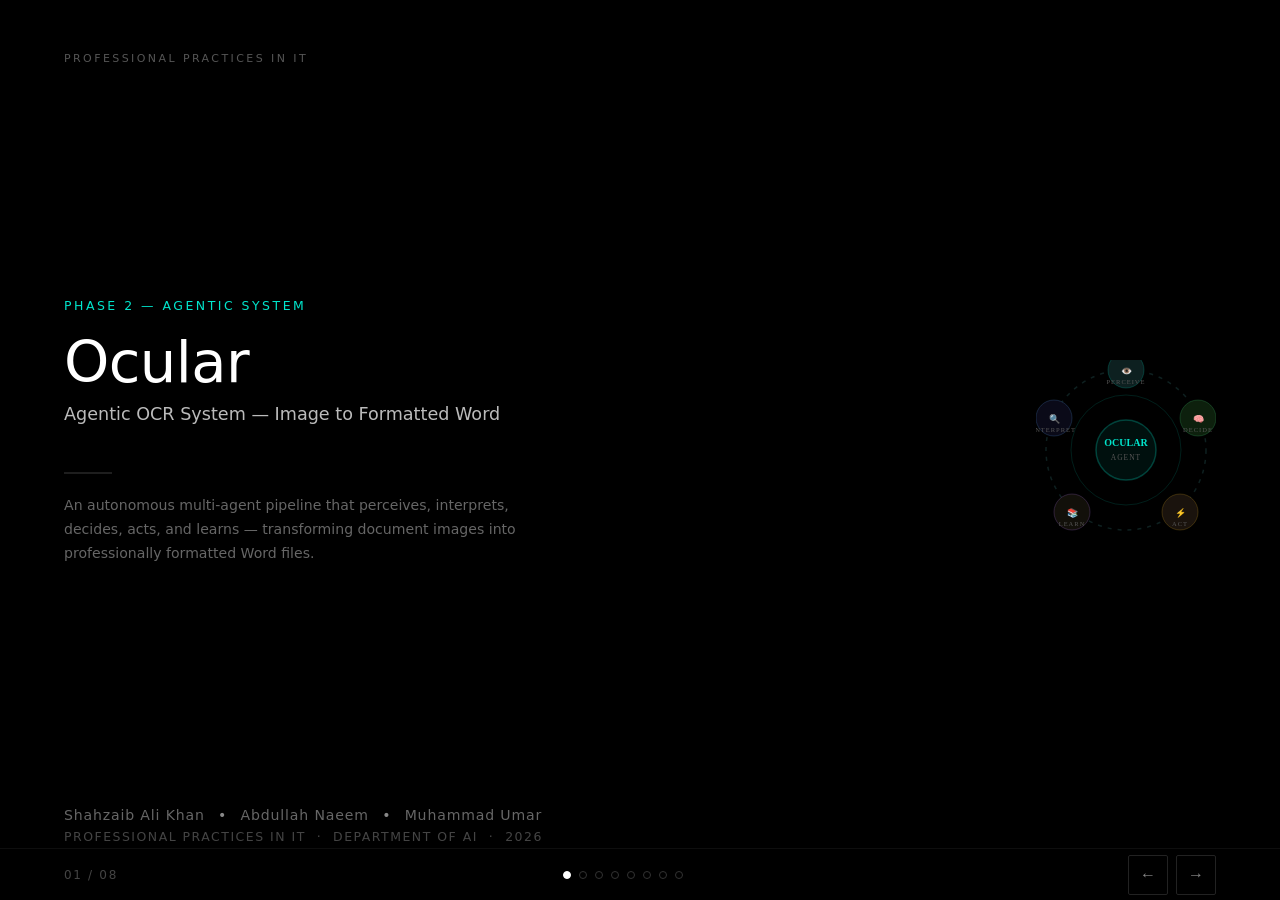
<file: slides_part1.html>
<!DOCTYPE html>
<html lang="en">
<head>
<meta charset="UTF-8">
<meta name="viewport" content="width=device-width, initial-scale=1.0">
<title>Ocular — Slides 01–08</title>
<style>
  *{margin:0;padding:0;box-sizing:border-box}
  body{background:#000;color:#fff;font-family:'Segoe UI',system-ui,sans-serif;overflow:hidden;width:100vw;height:100vh}
  .deck{width:100%;height:100%;position:relative}

  /* ── SLIDE ── */
  .slide{position:absolute;inset:0;display:none;flex-direction:column;padding:52px 64px 56px;background:#000}
  .slide.active{display:flex}

  /* ── HEADER LABEL ── */
  .label{font-size:11px;letter-spacing:.22em;color:#555;text-transform:uppercase;margin-bottom:28px}

  /* ── TITLE ── */
  h1{font-size:clamp(2rem,5vw,3.6rem);font-weight:300;letter-spacing:-.01em;line-height:1.1;margin-bottom:10px}
  h2{font-size:clamp(1.4rem,3.2vw,2.4rem);font-weight:300;letter-spacing:-.01em;line-height:1.15;margin-bottom:8px}
  .subtitle{font-size:1.1rem;color:#bbb;font-weight:300;margin-bottom:28px}
  .tagline{font-size:.85rem;color:#666;margin-bottom:36px}

  /* ── BODY TEXT ── */
  .body-text{font-size:.95rem;color:#aaa;line-height:1.7;max-width:60ch}
  .body-text p{margin-bottom:10px}

  /* ── ACCENT COLOURS ── */
  .cyan{color:#00e5cc}
  .green{color:#4ade80}
  .amber{color:#fbbf24}
  .purple{color:#c084fc}
  .red{color:#f87171}
  .blue{color:#60a5fa}
  .dim{color:#555}

  /* ── TWO-COLUMN LAYOUT ── */
  .two-col{display:grid;grid-template-columns:1fr 1fr;gap:48px;flex:1;align-items:start;margin-top:8px}
  .two-col-3{display:grid;grid-template-columns:3fr 2fr;gap:56px;flex:1;align-items:center;margin-top:8px}

  /* ── CARD GRID ── */
  .card-grid{display:grid;grid-template-columns:repeat(3,1fr);gap:20px;margin-top:20px}
  .card{background:#0d0d0d;border:1px solid #1e1e1e;border-radius:8px;padding:22px 18px}
  .card .icon{font-size:1.8rem;margin-bottom:12px}
  .card h3{font-size:.85rem;letter-spacing:.12em;text-transform:uppercase;margin-bottom:8px}
  .card p{font-size:.82rem;color:#888;line-height:1.6}

  /* ── STEP LIST ── */
  .step-list{list-style:none;margin-top:16px}
  .step-list li{display:flex;gap:16px;margin-bottom:20px;align-items:flex-start}
  .step-num{width:28px;height:28px;border-radius:50%;display:flex;align-items:center;justify-content:center;font-size:.75rem;font-weight:700;flex-shrink:0;margin-top:1px}
  .step-num.c{background:#00e5cc22;color:#00e5cc;border:1px solid #00e5cc44}
  .step-num.g{background:#4ade8022;color:#4ade80;border:1px solid #4ade8044}
  .step-num.a{background:#fbbf2422;color:#fbbf24;border:1px solid #fbbf2444}
  .step-num.p{background:#c084fc22;color:#c084fc;border:1px solid #c084fc44}
  .step-content h4{font-size:.85rem;letter-spacing:.08em;text-transform:uppercase;margin-bottom:3px}
  .step-content p{font-size:.82rem;color:#888;line-height:1.5}

  /* ── COMPARE TABLE ── */
  .vs-grid{display:grid;grid-template-columns:1fr 1fr;gap:1px;background:#1e1e1e;border-radius:8px;overflow:hidden;margin-top:20px}
  .vs-col{background:#0a0a0a;padding:24px 20px}
  .vs-col h3{font-size:.8rem;letter-spacing:.18em;text-transform:uppercase;margin-bottom:16px}
  .vs-col ul{list-style:none}
  .vs-col ul li{font-size:.83rem;color:#888;padding:8px 0;border-bottom:1px solid #141414;line-height:1.4}
  .vs-col ul li:last-child{border-bottom:none}
  .vs-col ul li strong{color:#ddd;display:block;margin-bottom:2px}

  /* ── TECH BADGES ── */
  .badge-row{display:flex;flex-wrap:wrap;gap:8px;margin-top:16px}
  .badge{background:#111;border:1px solid #222;border-radius:4px;padding:5px 12px;font-size:.75rem;color:#aaa;letter-spacing:.06em}

  /* ── BOTTOM DIVIDER ── */
  .divider{width:48px;height:2px;background:#1e1e1e;margin:20px 0}

  /* ── SVG DIAGRAM wrappers ── */
  .diagram{display:flex;align-items:center;justify-content:center;height:100%}

  /* ── BOTTOM BAR ── */
  .bottom-bar{position:fixed;bottom:0;left:0;right:0;height:52px;display:flex;align-items:center;justify-content:space-between;padding:0 64px;background:#000;border-top:1px solid #0e0e0e;z-index:100}
  .slide-counter{font-size:.75rem;letter-spacing:.14em;color:#444}
  .dots{display:flex;gap:8px}
  .dot{width:8px;height:8px;border-radius:50%;border:1px solid #333;cursor:pointer;transition:background .2s}
  .dot.on{background:#fff;border-color:#fff}
  .nav{display:flex;gap:8px}
  .nav button{width:40px;height:40px;border:1px solid #222;background:transparent;color:#888;font-size:1rem;cursor:pointer;border-radius:2px;transition:all .15s}
  .nav button:hover{background:#111;color:#fff}

  /* ── TITLE SLIDE SPECIFIC ── */
  .title-names{font-size:.88rem;color:#666;letter-spacing:.06em;margin-top:36px}
  .title-names span{color:#888;margin:0 8px}
  .title-course{font-size:.78rem;color:#444;letter-spacing:.12em;text-transform:uppercase;margin-top:6px}

  /* ── DIAGRAM: circles / nodes ── */
  .nodes{position:relative;width:260px;height:260px;flex-shrink:0}
  .node{position:absolute;border-radius:50%;display:flex;align-items:center;justify-content:center;flex-direction:column;gap:4px;font-size:.65rem;letter-spacing:.08em;text-transform:uppercase;text-align:center;font-weight:600}
  .node-label{position:absolute;bottom:-18px;left:50%;transform:translateX(-50%);white-space:nowrap;font-size:.6rem;color:#555;letter-spacing:.1em;text-transform:uppercase}

  /* phase 1 recap feature list */
  .feat-list{list-style:none;margin-top:8px}
  .feat-list li{padding:9px 0;border-bottom:1px solid #0e0e0e;font-size:.84rem;color:#999;display:flex;gap:10px}
  .feat-list li::before{content:"—";color:#333;flex-shrink:0}

  /* two-col morals/ethics */
  .vs-card{background:#0a0a0a;border:1px solid #1a1a1a;border-radius:8px;padding:22px}
  .vs-card h3{font-size:.75rem;letter-spacing:.18em;text-transform:uppercase;margin-bottom:16px}
  .vs-card .row{font-size:.82rem;color:#888;padding:9px 0;border-bottom:1px solid #111;line-height:1.5;font-style:italic}
  .vs-card .row:last-child{border-bottom:none}
  .choice-bar{background:#0d150f;border:1px solid #14391e;border-radius:6px;padding:14px 18px;margin-top:20px;font-size:.83rem;color:#4ade80;line-height:1.5}

  /* pillars */
  .pillar-grid{display:grid;grid-template-columns:repeat(3,1fr);gap:16px;margin-top:20px}
  .pillar{background:#0a0a0a;border-top:2px solid;border-radius:4px;padding:20px 16px}
  .pillar.c{border-color:#00e5cc}
  .pillar.g{border-color:#4ade80}
  .pillar.a{border-color:#fbbf24}
  .pillar .icon{font-size:1.6rem;margin-bottom:10px}
  .pillar h3{font-size:.78rem;letter-spacing:.14em;text-transform:uppercase;margin-bottom:6px}
  .pillar p{font-size:.78rem;color:#777;line-height:1.5}

  /* decision diagram */
  .decision-path{display:flex;flex-direction:column;gap:0;align-items:flex-start;margin-top:12px}
  .dp-option{background:#0a0a0a;border:1px solid #1a1a1a;border-radius:6px;padding:16px 20px;margin-bottom:12px;font-size:.83rem;color:#999;width:100%;position:relative}
  .dp-option.chosen{background:#0d150f;border-color:#4ade8066;color:#ddd}
  .dp-option .tag{font-size:.7rem;letter-spacing:.1em;text-transform:uppercase;margin-bottom:6px}
  .dp-option .tick{position:absolute;right:16px;top:50%;transform:translateY(-50%);color:#4ade80;font-size:1rem}

  /* impact cards */
  .impact-grid{display:grid;grid-template-columns:repeat(3,1fr);gap:16px;margin-top:20px}
  .impact-card{background:#0a0a0a;border:1px solid #1a1a1a;border-radius:8px;padding:20px 16px}
  .impact-card h3{font-size:.78rem;letter-spacing:.14em;text-transform:uppercase;margin-bottom:8px}
  .impact-card p{font-size:.8rem;color:#777;line-height:1.55}

  /* ethical theories */
  .theory-grid{display:grid;grid-template-columns:1fr 1fr;gap:16px;margin-top:12px}
  .theory-card{background:#0a0a0a;border:1px solid #1a1a1a;border-radius:8px;padding:18px}
  .theory-card .tc-label{font-size:.7rem;letter-spacing:.16em;text-transform:uppercase;margin-bottom:6px}
  .theory-card .tc-title{font-size:.9rem;font-weight:500;margin-bottom:8px}
  .theory-card p{font-size:.8rem;color:#777;line-height:1.5}
  .hcd-bar{background:#0a0a12;border:1px solid #1a1a33;border-radius:6px;padding:14px 18px;margin-top:14px;font-size:.82rem;color:#aab;line-height:1.5}
</style>
</head>
<body>
<div class="deck" id="deck">

<!-- ════════════════════════════════════════════════════ SLIDE 1 ══ -->
<div class="slide active" data-label="PROFESSIONAL PRACTICES IN IT">
  <div class="label">PROFESSIONAL PRACTICES IN IT</div>

  <div style="flex:1;display:flex;flex-direction:column;justify-content:center">
    <p style="font-size:.78rem;color:#00e5cc;letter-spacing:.2em;text-transform:uppercase;margin-bottom:18px">PHASE 2 — AGENTIC SYSTEM</p>
    <h1>Ocular</h1>
    <p class="subtitle">Agentic OCR System — Image to Formatted Word</p>
    <div class="divider"></div>
    <p class="body-text" style="color:#666;font-size:.88rem">
      An autonomous multi-agent pipeline that perceives, interprets,<br>decides, acts, and learns — transforming document images into<br>professionally formatted Word files.
    </p>
  </div>

  <div style="position:absolute;right:64px;top:50%;transform:translateY(-50%);display:flex;flex-direction:column;gap:32px;align-items:center">
    <div style="position:relative;width:180px;height:180px">
      <svg width="180" height="180" viewBox="0 0 180 180">
        <circle cx="90" cy="90" r="80" fill="none" stroke="#0e2020" stroke-width="1.5" stroke-dasharray="4 6"/>
        <circle cx="90" cy="90" r="55" fill="none" stroke="#00e5cc22" stroke-width="1"/>
        <circle cx="90" cy="90" r="30" fill="#00e5cc11" stroke="#00e5cc44" stroke-width="1.5"/>
        <!-- orbit dots -->
        <circle cx="90" cy="10" r="18" fill="#0d2020" stroke="#00e5cc33" stroke-width="1"/>
        <text x="90" y="14" text-anchor="middle" fill="#00e5cc" font-size="9" font-family="Segoe UI">👁️</text>
        <text x="90" y="24" text-anchor="middle" fill="#555" font-size="6.5" font-family="Segoe UI" letter-spacing="1">PERCEIVE</text>

        <circle cx="162" cy="58" r="18" fill="#0d200d" stroke="#4ade8033" stroke-width="1"/>
        <text x="162" y="62" text-anchor="middle" fill="#4ade80" font-size="9" font-family="Segoe UI">🧠</text>
        <text x="162" y="72" text-anchor="middle" fill="#555" font-size="6.5" font-family="Segoe UI" letter-spacing="1">DECIDE</text>

        <circle cx="144" cy="152" r="18" fill="#1a130d" stroke="#fbbf2433" stroke-width="1"/>
        <text x="144" y="156" text-anchor="middle" fill="#fbbf24" font-size="9" font-family="Segoe UI">⚡</text>
        <text x="144" y="166" text-anchor="middle" fill="#555" font-size="6.5" font-family="Segoe UI" letter-spacing="1">ACT</text>

        <circle cx="36" cy="152" r="18" fill="#12100a" stroke="#c084fc33" stroke-width="1"/>
        <text x="36" y="156" text-anchor="middle" fill="#c084fc" font-size="9" font-family="Segoe UI">📚</text>
        <text x="36" y="166" text-anchor="middle" fill="#555" font-size="6.5" font-family="Segoe UI" letter-spacing="1">LEARN</text>

        <circle cx="18" cy="58" r="18" fill="#0a0a18" stroke="#60a5fa33" stroke-width="1"/>
        <text x="18" y="62" text-anchor="middle" fill="#60a5fa" font-size="9" font-family="Segoe UI">🔍</text>
        <text x="18" y="72" text-anchor="middle" fill="#555" font-size="6.5" font-family="Segoe UI" letter-spacing="1">INTERPRET</text>

        <text x="90" y="86" text-anchor="middle" fill="#00e5cc" font-size="10" font-weight="600" font-family="Segoe UI">OCULAR</text>
        <text x="90" y="100" text-anchor="middle" fill="#555" font-size="7.5" font-family="Segoe UI" letter-spacing="1">AGENT</text>
      </svg>
    </div>
  </div>

  <div class="title-names">
    Shahzaib Ali Khan <span>•</span> Abdullah Naeem <span>•</span> Muhammad Umar
  </div>
  <div class="title-course">Professional Practices in IT &nbsp;·&nbsp; Department of AI &nbsp;·&nbsp; 2026</div>
</div>

<!-- ════════════════════════════════════════════════════ SLIDE 2 ══ -->
<div class="slide" data-label="PHASE 1 RECAP">
  <div class="label">PHASE 1 RECAP</div>
  <h2>What We Built in Phase 1</h2>
  <p class="subtitle">The foundation — a static OCR pipeline</p>

  <div class="two-col-3" style="flex:1">
    <div>
      <div class="step-list">
        <li>
          <div class="step-num c">P</div>
          <div class="step-content">
            <h4 class="cyan">Problem</h4>
            <p>Scanned documents lose all formatting when converted to text. Manual reconstruction wastes significant time.</p>
          </div>
        </li>
        <li>
          <div class="step-num g">U</div>
          <div class="step-content">
            <h4 class="green">Users</h4>
            <p>Students, academics, office professionals who work with document images daily.</p>
          </div>
        </li>
        <li>
          <div class="step-num a">T</div>
          <div class="step-content">
            <h4 class="amber">Technology</h4>
            <div class="badge-row" style="margin-top:6px">
              <span class="badge">Python</span><span class="badge">Tesseract OCR</span><span class="badge">OpenCV</span><span class="badge">python-docx</span>
            </div>
          </div>
        </li>
      </div>
    </div>

    <div>
      <p style="font-size:.72rem;letter-spacing:.18em;color:#444;text-transform:uppercase;margin-bottom:12px">Key Features</p>
      <ul class="feat-list">
        <li>Image preprocessing — denoise, deskew, threshold</li>
        <li>Tesseract OCR text extraction</li>
        <li>Basic formatting detection (bold, heading, alignment)</li>
        <li>Export to .docx Word document</li>
      </ul>

      <div style="margin-top:24px;background:#0a0a0a;border:1px solid #1a1a1a;border-radius:6px;padding:16px;text-align:center">
        <p style="font-size:.68rem;color:#444;letter-spacing:.14em;text-transform:uppercase;margin-bottom:8px">System Architecture</p>
        <div style="display:flex;align-items:center;justify-content:center;gap:6px;font-size:.72rem;color:#555">
          <span style="color:#00e5cc">Image</span>
          <span>→</span><span>Preprocess</span>
          <span>→</span><span>OCR</span>
          <span>→</span><span style="color:#4ade80">.docx</span>
        </div>
      </div>
    </div>
  </div>
</div>

<!-- ════════════════════════════════════════════════════ SLIDE 3 ══ -->
<div class="slide" data-label="COMPUTING AS A FORMAL PROFESSION">
  <div class="label">COMPUTING AS A FORMAL PROFESSION</div>
  <h2>Software Development Is a Profession,<br>Not Just Coding</h2>
  <p class="subtitle">Engineers who build AI tools carry the same duty of care as doctors or lawyers.</p>

  <div class="card-grid" style="margin-top:24px">
    <div class="card">
      <div class="icon">👤</div>
      <h3 class="cyan">Responsibility to Users</h3>
      <p>Ocular must produce accurate, trustworthy output. Every inaccuracy directly harms the person relying on it.</p>
    </div>
    <div class="card">
      <div class="icon">🌍</div>
      <h3 class="green">Responsibility to Society</h3>
      <p>Tools that process documents affect real decisions in healthcare, law, and education.</p>
    </div>
    <div class="card">
      <div class="icon">🔒</div>
      <h3 class="amber">Responsibility to Data</h3>
      <p>User images may contain sensitive or private information. Handling them is a professional obligation.</p>
    </div>
  </div>

  <div style="margin-top:28px;background:#0a0a0a;border-left:2px solid #00e5cc;padding:16px 20px;border-radius:0 6px 6px 0">
    <p style="font-size:.85rem;color:#aaa;line-height:1.6">
      <span class="cyan">Ocular's implication:</span> When our system converts a medical report or legal document,
      the quality of our code directly impacts the wellbeing of real people. This is why we chose quality over speed.
    </p>
  </div>
</div>

<!-- ════════════════════════════════════════════════════ SLIDE 4 ══ -->
<div class="slide" data-label="ETHICS VS. MORALS">
  <div class="label">ETHICS VS. MORALS</div>
  <h2>Ethics vs. Morals in Ocular's Design</h2>
  <p class="subtitle">Did our design follow personal convenience or professional responsibility?</p>

  <div class="two-col" style="margin-top:20px;flex:1">
    <div class="vs-card">
      <h3 style="color:#555">Morals — Personal Beliefs</h3>
      <div class="row">"I'll hardcode the API key — it saves development time."</div>
      <div class="row">"This open-source model is free, so I can use it however I want."</div>
      <div class="row">"Skipping tests is fine — it works on my machine."</div>
    </div>
    <div class="vs-card" style="border-color:#00e5cc22">
      <h3 class="cyan">Ethics — Professional Standards</h3>
      <div class="row" style="color:#ccc">"API keys must be stored in .env files — never in source code."</div>
      <div class="row" style="color:#ccc">"Attribute all third-party libraries correctly in requirements.txt."</div>
      <div class="row" style="color:#ccc">"Every external dependency must be reviewed for license compliance."</div>
    </div>
  </div>

  <div class="choice-bar">
    ✓ Our Design Choice: We followed professional ethics →
    API key in .env, open libraries credited, no shortcuts taken.
  </div>
</div>

<!-- ════════════════════════════════════════════════════ SLIDE 5 ══ -->
<div class="slide" data-label="PROFESSIONAL ETHICS">
  <div class="label">PROFESSIONAL ETHICS</div>
  <h2>Professional Ethics in Ocular</h2>
  <p class="subtitle">Three non-negotiable pillars of our development approach</p>

  <div class="pillar-grid" style="flex:1;align-items:stretch">
    <div class="pillar c">
      <div class="icon">📋</div>
      <h3 class="cyan">Code Quality</h3>
      <p>Modular agent architecture — each agent has exactly one responsibility. No god-classes, no tangled logic.</p>
      <div class="divider" style="background:#00e5cc22"></div>
      <p style="font-size:.75rem;color:#555">PerceptionAgent · AnalysisAgent · FormattingAgent · DocumentAgent · MemoryAgent</p>
    </div>
    <div class="pillar g">
      <div class="icon">🔐</div>
      <h3 class="green">Security</h3>
      <p>API key protected via .env file. No user document data stored externally. No cloud sync without consent.</p>
      <div class="divider" style="background:#4ade8022"></div>
      <p style="font-size:.75rem;color:#555">OPENAI_API_KEY never committed to version control</p>
    </div>
    <div class="pillar a">
      <div class="icon">🛡️</div>
      <h3 class="amber">User Safety</h3>
      <p>Rule-based fallback ensures output is always produced, even when the AI API is unavailable or fails.</p>
      <div class="divider" style="background:#fbbf2422"></div>
      <p style="font-size:.75rem;color:#555">Confidence score displayed — users always know result reliability</p>
    </div>
  </div>
</div>

<!-- ════════════════════════════════════════════════════ SLIDE 6 ══ -->
<div class="slide" data-label="ETHICAL DECISION MAKING">
  <div class="label">ETHICAL DECISION MAKING</div>
  <h2>A Real Ethical Decision We Faced</h2>
  <p class="subtitle">Speed vs. Quality — Should we skip image preprocessing to make the app faster?</p>

  <div class="two-col" style="flex:1;margin-top:16px">
    <div>
      <div class="decision-path">
        <div class="dp-option">
          <div class="tag" style="color:#f87171">Option A — Speed</div>
          Skip denoising &amp; deskewing → faster output → significantly lower OCR accuracy
        </div>
        <div style="text-align:center;color:#333;font-size:.8rem;margin:-4px 0">vs</div>
        <div class="dp-option chosen">
          <div class="tag" style="color:#4ade80">Option B — Quality ✓ Our Choice</div>
          Full preprocessing pipeline → slightly slower → dramatically more accurate, especially on handwritten and noisy images
          <span class="tick">✓</span>
        </div>
      </div>
      <div style="background:#0a1a0a;border:1px solid #1a3a1a;border-radius:6px;padding:14px 18px;margin-top:12px;font-size:.82rem;color:#888;line-height:1.5">
        <span class="green">Why Quality Won:</span> Inaccurate output misleads users.
        A document converter that produces wrong text is worse than no converter at all.
        Speed is never worth producing wrong information.
      </div>
    </div>

    <div>
      <svg width="100%" height="260" viewBox="0 0 240 260">
        <rect x="80" y="10" width="80" height="36" rx="4" fill="#0a0a0a" stroke="#1e1e1e"/>
        <text x="120" y="32" text-anchor="middle" fill="#888" font-size="10" font-family="Segoe UI">Should we preprocess?</text>
        <line x1="120" y1="46" x2="60" y2="88" stroke="#333" stroke-width="1"/>
        <line x1="120" y1="46" x2="180" y2="88" stroke="#333" stroke-width="1"/>
        <rect x="10" y="88" width="100" height="36" rx="4" fill="#180a0a" stroke="#f8717144"/>
        <text x="60" y="110" text-anchor="middle" fill="#f87171" font-size="9.5" font-family="Segoe UI">Skip → Fast, Inaccurate</text>
        <rect x="130" y="88" width="100" height="36" rx="4" fill="#0a180a" stroke="#4ade8066"/>
        <text x="180" y="110" text-anchor="middle" fill="#4ade80" font-size="9.5" font-family="Segoe UI">Full Pipeline → Accurate</text>
        <line x1="180" y1="124" x2="180" y2="160" stroke="#4ade8044" stroke-width="1.5" stroke-dasharray="3 3"/>
        <rect x="130" y="160" width="100" height="50" rx="4" fill="#0a150a" stroke="#4ade8044"/>
        <text x="180" y="180" text-anchor="middle" fill="#4ade80" font-size="9" font-family="Segoe UI">Trusted Output</text>
        <text x="180" y="195" text-anchor="middle" fill="#555" font-size="8.5" font-family="Segoe UI">User confidence ↑</text>
        <circle cx="180" cy="108" r="4" fill="#4ade80"/>
      </svg>
    </div>
  </div>
</div>

<!-- ════════════════════════════════════════════════════ SLIDE 7 ══ -->
<div class="slide" data-label="IMPORTANCE OF ETHICAL DECISION MAKING">
  <div class="label">IMPORTANCE OF ETHICAL DECISION MAKING</div>
  <h2>Why Ethical Decisions Matter</h2>
  <p class="subtitle">Every technical choice creates a ripple effect</p>

  <div class="impact-grid" style="flex:1;margin-top:16px;align-items:stretch">
    <div class="impact-card" style="border-top:2px solid #60a5fa">
      <h3 class="blue">Impact on Users</h3>
      <p>A student who receives wrong OCR output may submit incorrect work. Our preprocessing decision directly protects the end user from harm.</p>
      <div class="divider"></div>
      <p style="font-size:.75rem;color:#444">Individual consequence of every technical choice we make</p>
    </div>
    <div class="impact-card" style="border-top:2px solid #c084fc">
      <h3 class="purple">Impact on Society</h3>
      <p>Document digitisation tools are used in healthcare, law, and education. Errors in these contexts have consequences beyond the individual.</p>
      <div class="divider"></div>
      <p style="font-size:.75rem;color:#444">Systemic effect of poor quality AI tools at scale</p>
    </div>
    <div class="impact-card" style="border-top:2px solid #00e5cc">
      <h3 class="cyan">System Trust</h3>
      <p>Confidence scores and the explainability log allow users to decide whether to trust the output. Trust cannot be assumed — it must be earned.</p>
      <div class="divider"></div>
      <p style="font-size:.75rem;color:#444">Long-term viability of AI tools depends on earned trust</p>
    </div>
  </div>
</div>

<!-- ════════════════════════════════════════════════════ SLIDE 8 ══ -->
<div class="slide" data-label="ETHICAL THEORIES &amp; HUMAN-CENTERED DESIGN">
  <div class="label">ETHICAL THEORIES &amp; HUMAN-CENTERED DESIGN</div>
  <h2>Ethical Frameworks Applied to Ocular</h2>

  <div class="two-col-3" style="flex:1;margin-top:16px">
    <div>
      <div class="theory-grid">
        <div class="theory-card">
          <div class="tc-label" style="color:#fbbf24">Utilitarianism</div>
          <div class="tc-title">"Greatest good for the greatest number"</div>
          <p>Full preprocessing benefits all users, including those on slow machines and with noisy images — not just users with fast hardware.</p>
        </div>
        <div class="theory-card">
          <div class="tc-label" style="color:#c084fc">Deontology</div>
          <div class="tc-title">"Do the right thing, regardless of outcome"</div>
          <p>We never store user document images — even though doing so could improve our AI model. The rule is the rule.</p>
        </div>
      </div>

      <div class="hcd-bar" style="margin-top:14px">
        <span style="color:#60a5fa">Human-Centered Design:</span> The user controls every step —
        selects the file, reviews output, gives feedback. The agent <em>assists</em> — it does not replace.
      </div>

      <div style="background:#120a0a;border:1px solid #2a1515;border-radius:6px;padding:13px 18px;margin-top:10px;font-size:.8rem;color:#888;line-height:1.5">
        <span style="color:#f87171">Addictive System Trap — Avoided:</span>
        No engagement loops, no data harvesting, no dark patterns.
        Ocular does one job cleanly and exits.
      </div>
    </div>

    <div style="display:flex;align-items:center;justify-content:center">
      <svg width="180" height="210" viewBox="0 0 180 210">
        <text x="90" y="20" text-anchor="middle" fill="#444" font-size="8" font-family="Segoe UI" letter-spacing="2">ETHICAL DESIGN</text>
        <rect x="30" y="30" width="120" height="38" rx="4" fill="#1a130a" stroke="#fbbf2444"/>
        <text x="90" y="52" text-anchor="middle" fill="#fbbf24" font-size="9.5" font-family="Segoe UI">Utilitarianism</text>
        <line x1="90" y1="68" x2="90" y2="80" stroke="#333" stroke-width="1"/>
        <rect x="30" y="80" width="120" height="38" rx="4" fill="#120a1a" stroke="#c084fc44"/>
        <text x="90" y="102" text-anchor="middle" fill="#c084fc" font-size="9.5" font-family="Segoe UI">Deontology</text>
        <line x1="90" y1="118" x2="90" y2="130" stroke="#333" stroke-width="1"/>
        <rect x="30" y="130" width="120" height="38" rx="4" fill="#0a0a1a" stroke="#60a5fa44"/>
        <text x="90" y="152" text-anchor="middle" fill="#60a5fa" font-size="9.5" font-family="Segoe UI">Human-Centered Design</text>
        <line x1="90" y1="168" x2="90" y2="180" stroke="#333" stroke-width="1"/>
        <rect x="40" y="180" width="100" height="26" rx="4" fill="#0a150a" stroke="#4ade8066"/>
        <text x="90" y="196" text-anchor="middle" fill="#4ade80" font-size="9" font-family="Segoe UI">Ocular's Design ✓</text>
      </svg>
    </div>
  </div>
</div>

</div><!-- /deck -->

<!-- ── BOTTOM BAR ── -->
<div class="bottom-bar">
  <div class="slide-counter" id="counter">01 / 08</div>
  <div class="dots" id="dots"></div>
  <div class="nav">
    <button id="prev" onclick="move(-1)">←</button>
    <button id="next" onclick="move(1)">→</button>
  </div>
</div>

<script>
const slides = document.querySelectorAll('.slide');
const dotsEl = document.getElementById('dots');
const counter = document.getElementById('counter');
let cur = 0;

slides.forEach((_,i)=>{
  const d = document.createElement('div');
  d.className='dot'+(i===0?' on':'');
  d.onclick=()=>go(i);
  dotsEl.appendChild(d);
});

function go(n){
  slides[cur].classList.remove('active');
  dotsEl.children[cur].classList.remove('on');
  cur = (n+slides.length)%slides.length;
  slides[cur].classList.add('active');
  dotsEl.children[cur].classList.add('on');
  counter.textContent=String(cur+1).padStart(2,'0')+' / '+String(slides.length).padStart(2,'0');
}
function move(d){go(cur+d)}

document.addEventListener('keydown',e=>{
  if(e.key==='ArrowRight'||e.key==='ArrowDown'||e.key===' ')move(1);
  if(e.key==='ArrowLeft'||e.key==='ArrowUp')move(-1);
});
</script>
</body>
</html>
</file>
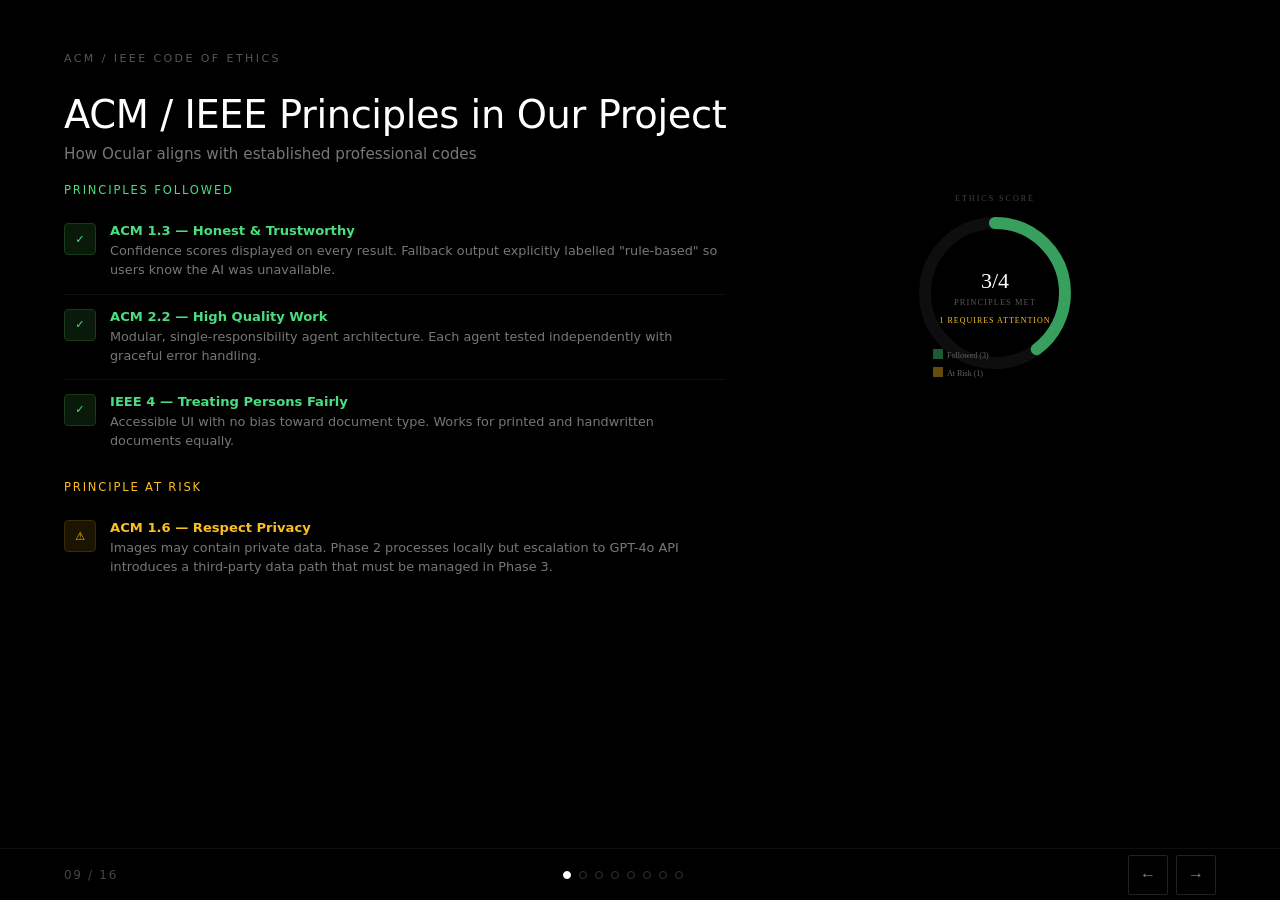
<file: slides_part2.html>
<!DOCTYPE html>
<html lang="en">
<head>
<meta charset="UTF-8">
<meta name="viewport" content="width=device-width, initial-scale=1.0">
<title>Ocular — Slides 09–16</title>
<style>
  *{margin:0;padding:0;box-sizing:border-box}
  body{background:#000;color:#fff;font-family:'Segoe UI',system-ui,sans-serif;overflow:hidden;width:100vw;height:100vh}
  .deck{width:100%;height:100%;position:relative}
  .slide{position:absolute;inset:0;display:none;flex-direction:column;padding:52px 64px 56px;background:#000}
  .slide.active{display:flex}
  .label{font-size:11px;letter-spacing:.22em;color:#555;text-transform:uppercase;margin-bottom:28px}
  h2{font-size:clamp(1.4rem,3.2vw,2.4rem);font-weight:300;letter-spacing:-.01em;line-height:1.15;margin-bottom:8px}
  .subtitle{font-size:.95rem;color:#777;font-weight:300;margin-bottom:12px}
  .cyan{color:#00e5cc} .green{color:#4ade80} .amber{color:#fbbf24} .purple{color:#c084fc} .red{color:#f87171} .blue{color:#60a5fa}
  .two-col{display:grid;grid-template-columns:1fr 1fr;gap:40px;flex:1;align-items:start;margin-top:8px}
  .two-col-3{display:grid;grid-template-columns:3fr 2fr;gap:48px;flex:1;align-items:start;margin-top:8px}
  .divider{width:48px;height:2px;background:#1e1e1e;margin:14px 0}
  .badge{background:#111;border:1px solid #222;border-radius:4px;padding:5px 12px;font-size:.75rem;color:#aaa;letter-spacing:.06em}
  .badge-row{display:flex;flex-wrap:wrap;gap:8px;margin-top:8px}

  /* principle cards */
  .principle-list{list-style:none;margin-top:12px}
  .principle-list li{display:flex;gap:14px;padding:14px 0;border-bottom:1px solid #0e0e0e;align-items:flex-start}
  .principle-list li:last-child{border-bottom:none}
  .p-badge{width:32px;height:32px;border-radius:4px;display:flex;align-items:center;justify-content:center;font-size:.7rem;font-weight:700;flex-shrink:0}
  .p-badge.ok{background:#0a1a0a;color:#4ade80;border:1px solid #1a3a1a}
  .p-badge.warn{background:#1a1400;color:#fbbf24;border:1px solid #3a2a00}
  .p-content h4{font-size:.82rem;font-weight:600;margin-bottom:3px}
  .p-content p{font-size:.8rem;color:#777;line-height:1.5}

  /* 4-step */
  .step-flow{display:flex;flex-direction:column;gap:10px;margin-top:10px}
  .step-row{display:flex;gap:14px;align-items:flex-start;background:#0a0a0a;border:1px solid #1a1a1a;border-radius:6px;padding:14px 16px}
  .step-row.highlight{background:#0a150a;border-color:#4ade8044}
  .s-num{width:26px;height:26px;border-radius:50%;display:flex;align-items:center;justify-content:center;font-size:.72rem;font-weight:700;flex-shrink:0;border:1px solid #333;color:#777}
  .s-num.act{border-color:#00e5cc;color:#00e5cc;background:#0a1a1a}
  .s-body h4{font-size:.8rem;letter-spacing:.08em;text-transform:uppercase;margin-bottom:3px}
  .s-body p{font-size:.78rem;color:#777;line-height:1.5}

  /* comparison table */
  .cmp-table{width:100%;border-collapse:collapse;margin-top:12px;font-size:.8rem}
  .cmp-table th{text-align:left;padding:9px 12px;font-size:.7rem;letter-spacing:.14em;text-transform:uppercase;color:#555;border-bottom:1px solid #1a1a1a}
  .cmp-table td{padding:10px 12px;border-bottom:1px solid #0e0e0e;color:#888;vertical-align:top;line-height:1.4}
  .cmp-table td:first-child{color:#ddd;width:28%}
  .cmp-table td:nth-child(2){color:#60a5fa}
  .cmp-table td:nth-child(3){color:#666}

  /* trends */
  .trend-list{list-style:none;margin-top:16px}
  .trend-list li{display:flex;gap:14px;margin-bottom:16px;align-items:flex-start}
  .trend-dot{width:8px;height:8px;border-radius:50%;flex-shrink:0;margin-top:5px}
  .trend-content h4{font-size:.84rem;font-weight:600;margin-bottom:3px}
  .trend-content p{font-size:.8rem;color:#777;line-height:1.5}
  .where-box{background:#0a100a;border:1px solid #1a2a1a;border-radius:6px;padding:14px 18px;margin-top:16px;font-size:.82rem;color:#888;line-height:1.5}

  /* career skills */
  .skill-grid{display:grid;grid-template-columns:1fr 1fr;gap:14px;margin-top:12px}
  .skill-card{background:#0a0a0a;border:1px solid #1a1a1a;border-radius:6px;padding:18px}
  .skill-card h3{font-size:.75rem;letter-spacing:.14em;text-transform:uppercase;margin-bottom:10px}
  .skill-card ul{list-style:none}
  .skill-card ul li{font-size:.8rem;color:#888;padding:5px 0;border-bottom:1px solid #0e0e0e;line-height:1.4}
  .skill-card ul li:last-child{border-bottom:none}
  .era-bar{background:#0a0a12;border:1px solid #1a1a33;border-radius:6px;padding:14px 18px;margin-top:14px;font-size:.83rem;color:#aab;line-height:1.5}

  /* sustainability */
  .sus-grid{display:grid;grid-template-columns:1fr 1fr;gap:20px;flex:1;margin-top:12px;align-items:start}
  .sus-card{background:#0a0a0a;border-radius:6px;padding:20px}
  .sus-card.green-b{border:1px solid #1a3a1a}
  .sus-card.blue-b{border:1px solid #1a1a3a}
  .sus-card h3{font-size:.78rem;letter-spacing:.14em;text-transform:uppercase;margin-bottom:12px}
  .sus-card ul{list-style:none}
  .sus-card ul li{font-size:.8rem;color:#888;padding:7px 0;border-bottom:1px solid #0e0e0e;line-height:1.5}
  .sus-card ul li:last-child{border-bottom:none}

  /* legal */
  .legal-grid{display:grid;grid-template-columns:repeat(3,1fr);gap:16px;flex:1;margin-top:16px;align-items:start}
  .legal-card{background:#0a0a0a;border-top:2px solid;border-radius:4px;padding:20px 16px}
  .legal-card .icon{font-size:1.5rem;margin-bottom:10px}
  .legal-card h3{font-size:.78rem;letter-spacing:.12em;text-transform:uppercase;margin-bottom:8px}
  .legal-card p{font-size:.8rem;color:#777;line-height:1.55}

  /* IPR */
  .lic-table{width:100%;border-collapse:collapse;margin-top:10px;font-size:.8rem}
  .lic-table td{padding:8px 10px;border-bottom:1px solid #0e0e0e;color:#888}
  .lic-table td:first-child{color:#ddd;width:38%}
  .lic-table td:last-child{color:#4ade80}
  .gdpr-bar{background:#0a0a12;border:1px solid #1a1a33;border-radius:6px;padding:13px 18px;margin-top:14px;font-size:.82rem;color:#aab;line-height:1.5}

  /* bottom bar */
  .bottom-bar{position:fixed;bottom:0;left:0;right:0;height:52px;display:flex;align-items:center;justify-content:space-between;padding:0 64px;background:#000;border-top:1px solid #0e0e0e;z-index:100}
  .slide-counter{font-size:.75rem;letter-spacing:.14em;color:#444}
  .dots{display:flex;gap:8px}
  .dot{width:8px;height:8px;border-radius:50%;border:1px solid #333;cursor:pointer;transition:background .2s}
  .dot.on{background:#fff;border-color:#fff}
  .nav{display:flex;gap:8px}
  .nav button{width:40px;height:40px;border:1px solid #222;background:transparent;color:#888;font-size:1rem;cursor:pointer;border-radius:2px;transition:all .15s}
  .nav button:hover{background:#111;color:#fff}
</style>
</head>
<body>
<div class="deck" id="deck">

<!-- ════ SLIDE 9 — ACM/IEEE ════ -->
<div class="slide active" data-label="ACM / IEEE CODE OF ETHICS">
  <div class="label">ACM / IEEE CODE OF ETHICS</div>
  <h2>ACM / IEEE Principles in Our Project</h2>
  <p class="subtitle">How Ocular aligns with established professional codes</p>

  <div class="two-col-3" style="flex:1;margin-top:8px">
    <div>
      <p style="font-size:.72rem;letter-spacing:.16em;color:#4ade80;text-transform:uppercase;margin-bottom:10px">Principles Followed</p>
      <ul class="principle-list">
        <li>
          <div class="p-badge ok">✓</div>
          <div class="p-content">
            <h4 class="green">ACM 1.3 — Honest &amp; Trustworthy</h4>
            <p>Confidence scores displayed on every result. Fallback output explicitly labelled "rule-based" so users know the AI was unavailable.</p>
          </div>
        </li>
        <li>
          <div class="p-badge ok">✓</div>
          <div class="p-content">
            <h4 class="green">ACM 2.2 — High Quality Work</h4>
            <p>Modular, single-responsibility agent architecture. Each agent tested independently with graceful error handling.</p>
          </div>
        </li>
        <li>
          <div class="p-badge ok">✓</div>
          <div class="p-content">
            <h4 class="green">IEEE 4 — Treating Persons Fairly</h4>
            <p>Accessible UI with no bias toward document type. Works for printed and handwritten documents equally.</p>
          </div>
        </li>
      </ul>

      <p style="font-size:.72rem;letter-spacing:.16em;color:#fbbf24;text-transform:uppercase;margin:16px 0 8px">Principle at Risk</p>
      <ul class="principle-list">
        <li>
          <div class="p-badge warn">⚠</div>
          <div class="p-content">
            <h4 class="amber">ACM 1.6 — Respect Privacy</h4>
            <p>Images may contain private data. Phase 2 processes locally but escalation to GPT-4o API introduces a third-party data path that must be managed in Phase 3.</p>
          </div>
        </li>
      </ul>
    </div>

    <div style="display:flex;align-items:center;justify-content:center">
      <svg width="180" height="220" viewBox="0 0 180 220">
        <text x="90" y="18" text-anchor="middle" fill="#444" font-size="8" letter-spacing="2" font-family="Segoe UI">ETHICS SCORE</text>
        <!-- gauge arc -->
        <circle cx="90" cy="110" r="70" fill="none" stroke="#0e0e0e" stroke-width="12"/>
        <circle cx="90" cy="110" r="70" fill="none" stroke="#4ade80" stroke-width="12" stroke-dasharray="175 264" stroke-linecap="round" transform="rotate(-90 90 110)" opacity=".7"/>
        <text x="90" y="105" text-anchor="middle" fill="#fff" font-size="22" font-weight="300" font-family="Segoe UI">3/4</text>
        <text x="90" y="122" text-anchor="middle" fill="#555" font-size="8.5" letter-spacing="1" font-family="Segoe UI">PRINCIPLES MET</text>
        <text x="90" y="140" text-anchor="middle" fill="#fbbf24" font-size="8" letter-spacing="1" font-family="Segoe UI">1 REQUIRES ATTENTION</text>
        <!-- legend -->
        <rect x="28" y="166" width="10" height="10" fill="#4ade8066"/>
        <text x="42" y="175" fill="#666" font-size="8" font-family="Segoe UI">Followed (3)</text>
        <rect x="28" y="184" width="10" height="10" fill="#fbbf2466"/>
        <text x="42" y="193" fill="#666" font-size="8" font-family="Segoe UI">At Risk (1)</text>
      </svg>
    </div>
  </div>
</div>

<!-- ════ SLIDE 10 — 4-STEP ETHICAL PROCESS ════ -->
<div class="slide" data-label="ETHICAL DECISION PROCESS">
  <div class="label">ETHICAL DECISION PROCESS — 4-STEP MODEL</div>
  <h2>4-Step Ethical Decision Process — Applied</h2>
  <p class="subtitle">Applied to Ocular's most significant risk: user image privacy</p>

  <div class="two-col" style="flex:1;margin-top:8px">
    <div class="step-flow">
      <div class="step-row">
        <div class="s-num act">1</div>
        <div class="s-body">
          <h4 class="cyan">Identify the Issue</h4>
          <p>User images uploaded to Ocular may contain private or confidential content — medical records, legal documents, financial data.</p>
        </div>
      </div>
      <div class="step-row">
        <div class="s-num act">2</div>
        <div class="s-body">
          <h4 class="cyan">Analyze Stakeholders</h4>
          <p><span class="amber">Users</span> — privacy at risk &nbsp;|&nbsp; <span class="amber">Developers</span> — liability &nbsp;|&nbsp; <span class="amber">OpenAI</span> — API recipient of image data</p>
        </div>
      </div>
      <div class="step-row">
        <div class="s-num act">3</div>
        <div class="s-body">
          <h4 class="cyan">Evaluate Alternatives</h4>
          <p>A) Send full image to GPT-4o — convenient, less private<br>B) Local OCR only — private, but less intelligent<br><span class="green">C) Hybrid — local OCR first, API for structure only ✓</span></p>
        </div>
      </div>
      <div class="step-row highlight">
        <div class="s-num act">4</div>
        <div class="s-body">
          <h4 class="green">Justified Decision ✓</h4>
          <p>Hybrid approach chosen. Images encoded in-memory, never saved to disk. API key protected via .env. Risk minimised while retaining AI intelligence.</p>
        </div>
      </div>
    </div>

    <div style="display:flex;align-items:center;justify-content:center">
      <svg width="180" height="280" viewBox="0 0 180 280">
        <text x="90" y="16" text-anchor="middle" fill="#444" font-size="8" letter-spacing="2" font-family="Segoe UI">CYBERSECURITY VIEW</text>
        <rect x="20" y="28" width="140" height="36" rx="4" fill="#0a0a1a" stroke="#60a5fa33"/>
        <text x="90" y="50" text-anchor="middle" fill="#60a5fa" font-size="9" font-family="Segoe UI">API Key in .env file</text>
        <line x1="90" y1="64" x2="90" y2="76" stroke="#333" stroke-width="1"/>
        <rect x="20" y="76" width="140" height="36" rx="4" fill="#0a1a0a" stroke="#4ade8033"/>
        <text x="90" y="98" text-anchor="middle" fill="#4ade80" font-size="9" font-family="Segoe UI">Never in version control</text>
        <line x1="90" y1="112" x2="90" y2="124" stroke="#333" stroke-width="1"/>
        <rect x="20" y="124" width="140" height="36" rx="4" fill="#0a0a1a" stroke="#60a5fa33"/>
        <text x="90" y="146" text-anchor="middle" fill="#60a5fa" font-size="9" font-family="Segoe UI">Image encoded in-memory</text>
        <line x1="90" y1="160" x2="90" y2="172" stroke="#333" stroke-width="1"/>
        <rect x="20" y="172" width="140" height="36" rx="4" fill="#0a1a0a" stroke="#4ade8033"/>
        <text x="90" y="194" text-anchor="middle" fill="#4ade80" font-size="9" font-family="Segoe UI">Not saved to disk</text>
        <line x1="90" y1="208" x2="90" y2="220" stroke="#333" stroke-width="1"/>
        <rect x="30" y="220" width="120" height="36" rx="4" fill="#0a1a0a" stroke="#4ade8066"/>
        <text x="90" y="242" text-anchor="middle" fill="#4ade80" font-size="9.5" font-weight="600" font-family="Segoe UI">Risk Minimised ✓</text>
      </svg>
    </div>
  </div>
</div>

<!-- ════ SLIDE 11 — INDUSTRY PRACTICES ════ -->
<div class="slide" data-label="SOFTWARE DEVELOPMENT &amp; INDUSTRY PRACTICES">
  <div class="label">SOFTWARE DEVELOPMENT &amp; INDUSTRY PRACTICES</div>
  <h2>Student Project vs. Software House</h2>
  <p class="subtitle">How our workflow compares — and what we can improve</p>

  <div style="flex:1;margin-top:8px">
    <table class="cmp-table">
      <thead>
        <tr>
          <th>Aspect</th>
          <th>Student — Us</th>
          <th>Software House</th>
        </tr>
      </thead>
      <tbody>
        <tr><td>Communication</td><td>WhatsApp / in-person</td><td>Jira, Slack, daily standups</td></tr>
        <tr><td>Version Control</td><td>Git (local only)</td><td>GitHub + PRs + CI/CD pipeline</td></tr>
        <tr><td>Code Review</td><td>Self-review</td><td>Mandatory peer review</td></tr>
        <tr><td>AI Ethics</td><td>Considered manually</td><td>Formal AI audit process</td></tr>
        <tr><td>Documentation</td><td>This presentation</td><td>Technical specs, wikis, ADRs</td></tr>
        <tr><td>Testing</td><td>Manual smoke tests</td><td>Automated unit + integration tests</td></tr>
      </tbody>
    </table>

    <div style="background:#0a0a12;border:1px solid #1a1a33;border-radius:6px;padding:14px 20px;margin-top:18px">
      <p style="font-size:.83rem;color:#888;line-height:1.55">
        <span class="blue">Lesson:</span> Adopting even basic version control with branching and peer review would
        significantly improve code reliability and ethical accountability. The gap is not technology —
        it is discipline and process.
      </p>
    </div>
  </div>
</div>

<!-- ════ SLIDE 12 — TRENDS IN IT ════ -->
<div class="slide" data-label="TRENDS IN IT &amp; AGENTIC SYSTEMS">
  <div class="label">TRENDS IN IT &amp; AGENTIC SYSTEMS</div>
  <h2>The Industry Is Moving Toward<br>Autonomous AI Agents</h2>

  <div class="two-col-3" style="flex:1;margin-top:12px">
    <div>
      <ul class="trend-list">
        <li>
          <div class="trend-dot" style="background:#00e5cc"></div>
          <div class="trend-content">
            <h4 class="cyan">Rise of AI Agents</h4>
            <p>From tools that respond to commands → agents that perceive their environment, decide what to do, and act.</p>
          </div>
        </li>
        <li>
          <div class="trend-dot" style="background:#4ade80"></div>
          <div class="trend-content">
            <h4 class="green">Autonomous Pipelines</h4>
            <p>GPT-4o, LangChain, AutoGPT — modern agents manage multi-step tasks without step-by-step human instruction.</p>
          </div>
        </li>
        <li>
          <div class="trend-dot" style="background:#fbbf24"></div>
          <div class="trend-content">
            <h4 class="amber">Industry Adoption</h4>
            <p>Microsoft Copilot, GitHub Copilot, Google Duet AI — agentic systems are now mainstream developer tools.</p>
          </div>
        </li>
      </ul>
      <div class="where-box">
        <span class="cyan">Where Ocular Fits:</span> An early-stage agentic system whose
        Observe → Interpret → Decide → Act → Learn cycle exactly mirrors
        modern AI agent architectures being deployed at industry scale.
      </div>
    </div>

    <div style="display:flex;align-items:center;justify-content:center">
      <svg width="180" height="240" viewBox="0 0 180 240">
        <text x="90" y="16" text-anchor="middle" fill="#444" font-size="8" letter-spacing="2" font-family="Segoe UI">ADOPTION CURVE</text>
        <!-- S-curve -->
        <path d="M 20 200 C 40 200 60 180 80 140 S 120 60 160 30" fill="none" stroke="#00e5cc44" stroke-width="2"/>
        <!-- milestone dots -->
        <circle cx="50" cy="192" r="5" fill="#333"/>
        <text x="58" y="195" fill="#555" font-size="7.5" font-family="Segoe UI">Rule-based tools</text>
        <circle cx="90" cy="140" r="5" fill="#60a5fa"/>
        <text x="98" y="143" fill="#60a5fa" font-size="7.5" font-family="Segoe UI">ML Models</text>
        <circle cx="120" cy="90" r="5" fill="#c084fc"/>
        <text x="128" y="93" fill="#c084fc" font-size="7.5" font-family="Segoe UI">LLM APIs</text>
        <circle cx="148" cy="48" r="7" fill="#00e5cc"/>
        <text x="156" y="44" fill="#00e5cc" font-size="7.5" font-family="Segoe UI">Agents</text>
        <!-- Ocular marker -->
        <circle cx="136" cy="64" r="6" fill="#4ade8044" stroke="#4ade80" stroke-width="1.5"/>
        <text x="90" y="218" text-anchor="middle" fill="#4ade80" font-size="8" font-family="Segoe UI">← Ocular is here</text>
        <line x1="136" y1="70" x2="110" y2="210" stroke="#4ade8033" stroke-width="1" stroke-dasharray="3 3"/>
      </svg>
    </div>
  </div>
</div>

<!-- ════ SLIDE 13 — CAREER ════ -->
<div class="slide" data-label="HOW THIS PROJECT HELPS YOUR CAREER">
  <div class="label">HOW THIS PROJECT HELPS YOUR CAREER</div>
  <h2>What Ocular Built in Us</h2>
  <p class="subtitle">Skills acquired that translate directly to industry roles</p>

  <div style="flex:1;margin-top:8px">
    <div class="skill-grid">
      <div class="skill-card" style="border-top:2px solid #00e5cc">
        <h3 class="cyan">Technical Skills</h3>
        <ul>
          <li>Python · OpenCV · Tesseract OCR</li>
          <li>OpenAI GPT-4o Vision API integration</li>
          <li>Agent-based software architecture</li>
          <li>Document generation with python-docx</li>
          <li>SQLite persistent memory management</li>
        </ul>
      </div>
      <div class="skill-card" style="border-top:2px solid #c084fc">
        <h3 class="purple">Professional Skills</h3>
        <ul>
          <li>Ethical decision making under constraints</li>
          <li>Balancing speed vs. quality trade-offs</li>
          <li>Writing explainable, auditable systems</li>
          <li>Designing fallback-safe pipelines</li>
          <li>Human-in-the-loop system design</li>
        </ul>
      </div>
    </div>

    <div class="era-bar" style="margin-top:14px">
      <span class="blue">In the AI Era:</span> Developers who understand both AI capabilities
      <em>and</em> ethical responsibility are the most valuable — and the most employable.
      Ocular gave us both.
    </div>
  </div>
</div>

<!-- ════ SLIDE 14 — SUSTAINABILITY ════ -->
<div class="slide" data-label="VIRTUAL WORK &amp; SUSTAINABILITY">
  <div class="label">VIRTUAL WORK &amp; SUSTAINABILITY</div>
  <h2>Remote Collaboration &amp; Green Computing</h2>

  <div class="sus-grid">
    <div class="sus-card blue-b">
      <h3 class="blue">Remote Collaboration</h3>
      <ul>
        <li>Team coordination via shared codebase and messaging apps</li>
        <li>Challenge: code conflicts and communication gaps across schedules</li>
        <li>Lesson: structured commits + clear task ownership are essential</li>
        <li>Next step: move to GitHub with branch-per-feature workflow</li>
      </ul>
    </div>
    <div class="sus-card green-b">
      <h3 class="green">Green Computing in Ocular</h3>
      <ul>
        <li>Local preprocessing (OpenCV) runs without any API call</li>
        <li>GPT-4o Vision is only invoked when local OCR confidence is low</li>
        <li>No permanent cloud storage of user documents</li>
        <li>Fewer API calls = less server energy = lower carbon footprint</li>
      </ul>
      <div style="margin-top:12px;background:#0a150a;border:1px solid #1a3a1a;border-radius:4px;padding:10px 14px;font-size:.78rem;color:#4ade80">
        Result: The hybrid intelligence tier directly reduces energy consumption.
      </div>
    </div>
  </div>
</div>

<!-- ════ SLIDE 15 — LEGAL ════ -->
<div class="slide" data-label="LEGAL ASPECTS OF COMPUTING">
  <div class="label">LEGAL ASPECTS OF COMPUTING</div>
  <h2>Our Legal Responsibilities as Developers</h2>
  <p class="subtitle">Building Ocular means accepting legal obligations — not just technical ones</p>

  <div class="legal-grid">
    <div class="legal-card" style="border-color:#60a5fa">
      <div class="icon">📄</div>
      <h3 class="blue">Data Protection</h3>
      <p>User images are processed locally. Not stored or transmitted without explicit need. This is our legal and moral baseline — not optional.</p>
    </div>
    <div class="legal-card" style="border-color:#c084fc">
      <div class="icon">👤</div>
      <h3 class="purple">User Rights</h3>
      <p>Users must be able to understand how the system processes their documents and must have a clear way to delete any retained data.</p>
    </div>
    <div class="legal-card" style="border-color:#fbbf24">
      <div class="icon">⚖️</div>
      <h3 class="amber">Accuracy Liability</h3>
      <p>If OCR output is wrong and a user relies on it for official purposes, the tool's limitations must be clearly disclosed in the interface.</p>
    </div>
  </div>

  <div style="background:#0a0a0a;border:1px solid #1a1a1a;border-radius:6px;padding:14px 20px;margin-top:16px;font-size:.82rem;color:#777;line-height:1.5">
    Ocular currently displays a confidence score and labels fallback results.
    This is our first step toward transparency compliance — further legal review
    would be required before any commercial deployment.
  </div>
</div>

<!-- ════ SLIDE 16 — IPR ════ -->
<div class="slide" data-label="INTELLECTUAL PROPERTY RIGHTS">
  <div class="label">INTELLECTUAL PROPERTY RIGHTS (IPR)</div>
  <h2>IPR, Licensing &amp; Data Protection</h2>

  <div class="two-col" style="flex:1;margin-top:8px">
    <div>
      <p style="font-size:.72rem;letter-spacing:.16em;color:#555;text-transform:uppercase;margin-bottom:8px">Ownership</p>
      <p style="font-size:.85rem;color:#aaa;line-height:1.6;margin-bottom:16px">
        Ocular source code is owned by the development team.
        Built on open-source libraries — their individual licenses apply and must be respected.
      </p>

      <p style="font-size:.72rem;letter-spacing:.16em;color:#555;text-transform:uppercase;margin-bottom:8px">Libraries &amp; Licenses</p>
      <table class="lic-table">
        <tr><td>Tesseract OCR</td><td>Apache 2.0 — attribution required</td></tr>
        <tr><td>python-docx</td><td>MIT License — free to use/modify</td></tr>
        <tr><td>OpenCV</td><td>Apache 2.0 — attribution required</td></tr>
        <tr><td>OpenAI API</td><td>Commercial terms apply</td></tr>
        <tr><td>Flask</td><td>BSD 3-Clause License</td></tr>
      </table>

      <div style="background:#0a100a;border:1px solid #1a2a1a;border-radius:6px;padding:11px 16px;margin-top:14px;font-size:.8rem;color:#888">
        <span class="green">Licensing Recommendation:</span> MIT License for academic/open release.
        Commercial release requires full legal review of all dependencies.
      </div>
    </div>

    <div>
      <div class="gdpr-bar">
        <p style="font-size:.72rem;letter-spacing:.16em;color:#60a5fa;text-transform:uppercase;margin-bottom:8px">GDPR Mindset Applied</p>
        <ul style="list-style:none;font-size:.82rem;color:#888;line-height:1.8">
          <li>✓ Data minimisation — only what is needed is processed</li>
          <li>✓ No unnecessary retention — images not saved</li>
          <li>✓ Transparent processing — confidence scores shown</li>
          <li>✓ User control — user initiates every action</li>
        </ul>
      </div>

      <div style="margin-top:14px;display:flex;align-items:center;justify-content:center">
        <svg width="140" height="120" viewBox="0 0 140 120">
          <polygon points="70,10 130,45 130,90 70,115 10,90 10,45" fill="#0a0a1a" stroke="#60a5fa33" stroke-width="1.5"/>
          <polygon points="70,25 115,50 115,85 70,100 25,85 25,50" fill="#0a0a12" stroke="#60a5fa22" stroke-width="1"/>
          <text x="70" y="58" text-anchor="middle" fill="#60a5fa" font-size="11" font-weight="600" font-family="Segoe UI">GDPR</text>
          <text x="70" y="72" text-anchor="middle" fill="#555" font-size="7.5" letter-spacing="1.5" font-family="Segoe UI">COMPLIANT DESIGN</text>
        </svg>
      </div>
    </div>
  </div>
</div>

</div><!-- /deck -->

<div class="bottom-bar">
  <div class="slide-counter" id="counter">09 / 16</div>
  <div class="dots" id="dots"></div>
  <div class="nav">
    <button onclick="move(-1)">←</button>
    <button onclick="move(1)">→</button>
  </div>
</div>

<script>
const slides=document.querySelectorAll('.slide');
const dotsEl=document.getElementById('dots');
const counter=document.getElementById('counter');
let cur=0;
const BASE=9;
slides.forEach((_,i)=>{
  const d=document.createElement('div');
  d.className='dot'+(i===0?' on':'');
  d.onclick=()=>go(i);
  dotsEl.appendChild(d);
});
function go(n){
  slides[cur].classList.remove('active');
  dotsEl.children[cur].classList.remove('on');
  cur=(n+slides.length)%slides.length;
  slides[cur].classList.add('active');
  dotsEl.children[cur].classList.add('on');
  counter.textContent=String(BASE+cur).padStart(2,'0')+' / 32';
}
function move(d){go(cur+d)}
document.addEventListener('keydown',e=>{
  if(e.key==='ArrowRight'||e.key==='ArrowDown'||e.key===' ')move(1);
  if(e.key==='ArrowLeft'||e.key==='ArrowUp')move(-1);
});
</script>
</body>
</html>
</file>
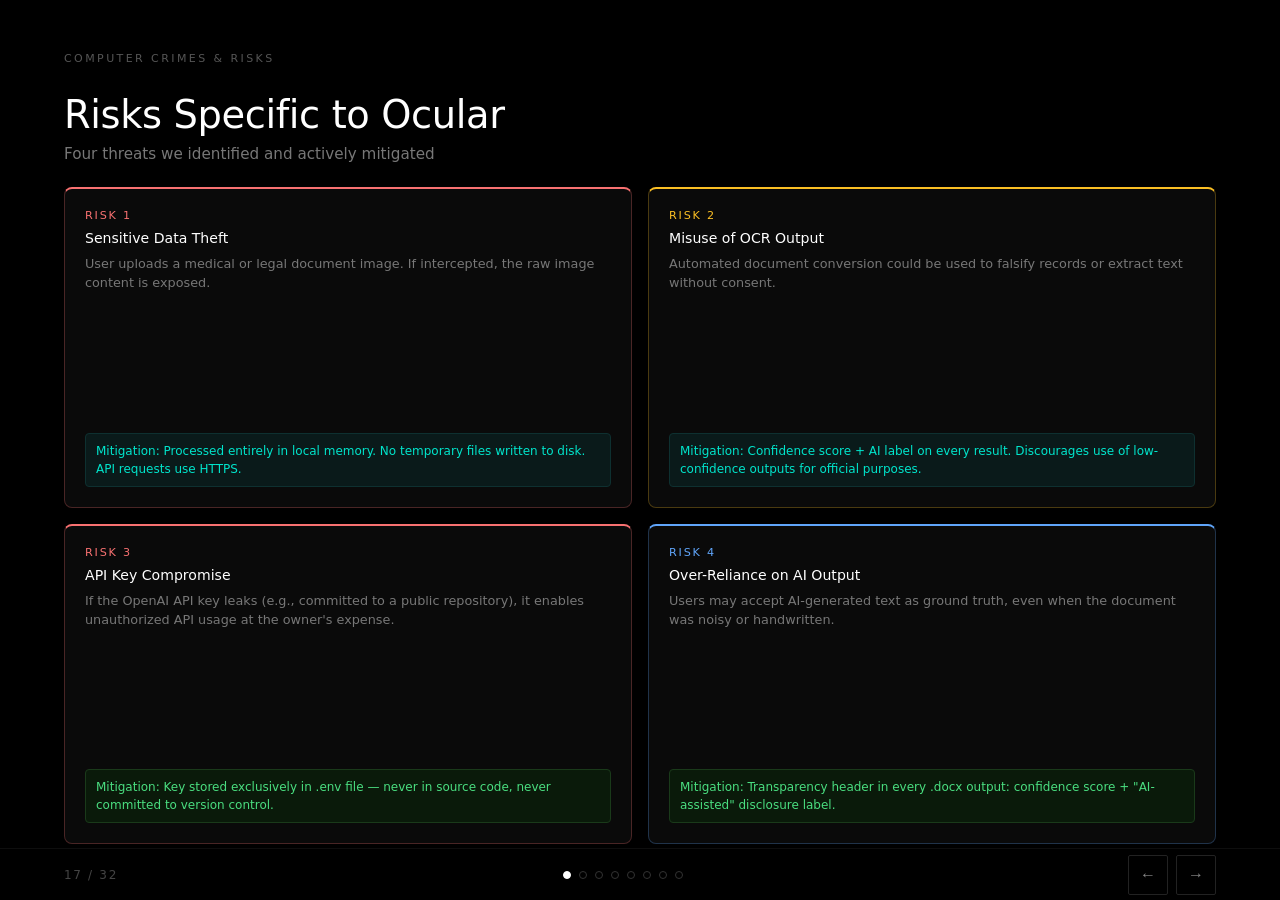
<file: slides_part3.html>
<!DOCTYPE html>
<html lang="en">
<head>
<meta charset="UTF-8">
<meta name="viewport" content="width=device-width, initial-scale=1.0">
<title>Ocular — Slides 17–24</title>
<style>
  *{margin:0;padding:0;box-sizing:border-box}
  body{background:#000;color:#fff;font-family:'Segoe UI',system-ui,sans-serif;overflow:hidden;width:100vw;height:100vh}
  .deck{width:100%;height:100%;position:relative}
  .slide{position:absolute;inset:0;display:none;flex-direction:column;padding:52px 64px 56px;background:#000}
  .slide.active{display:flex}
  .label{font-size:11px;letter-spacing:.22em;color:#555;text-transform:uppercase;margin-bottom:28px}
  h2{font-size:clamp(1.4rem,3.2vw,2.4rem);font-weight:300;letter-spacing:-.01em;line-height:1.15;margin-bottom:8px}
  .subtitle{font-size:.95rem;color:#777;font-weight:300;margin-bottom:12px}
  .cyan{color:#00e5cc} .green{color:#4ade80} .amber{color:#fbbf24} .purple{color:#c084fc} .red{color:#f87171} .blue{color:#60a5fa}
  .two-col{display:grid;grid-template-columns:1fr 1fr;gap:40px;flex:1;align-items:start;margin-top:8px}
  .two-col-3{display:grid;grid-template-columns:3fr 2fr;gap:48px;flex:1;align-items:start;margin-top:8px}
  .divider{width:48px;height:2px;background:#1e1e1e;margin:14px 0}

  /* risk grid */
  .risk-grid{display:grid;grid-template-columns:repeat(2,1fr);gap:16px;flex:1;margin-top:12px;align-items:stretch}
  .risk-card{background:#0a0a0a;border:1px solid #1a1a1a;border-radius:8px;padding:20px;display:flex;flex-direction:column;gap:8px}
  .risk-card .r-label{font-size:.7rem;letter-spacing:.16em;text-transform:uppercase}
  .risk-card h3{font-size:.88rem;font-weight:500}
  .risk-card p{font-size:.8rem;color:#777;line-height:1.5}
  .risk-card .mitigation{font-size:.75rem;padding:8px 10px;border-radius:4px;margin-top:auto;line-height:1.5}
  .mit-c{background:#0a1a1a;border:1px solid #0e3030;color:#00e5cc}
  .mit-g{background:#0a1a0a;border:1px solid #1a3a1a;color:#4ade80}

  /* agentic properties */
  .prop-grid{display:grid;grid-template-columns:repeat(2,1fr);gap:16px;flex:1;margin-top:12px}
  .prop-card{background:#0a0a0a;border:1px solid #1a1a1a;border-radius:8px;padding:20px 18px}
  .prop-card .p-icon{font-size:1.6rem;margin-bottom:10px}
  .prop-card h3{font-size:.8rem;letter-spacing:.14em;text-transform:uppercase;margin-bottom:8px}
  .prop-card p{font-size:.8rem;color:#777;line-height:1.55}

  /* gap table */
  .gap-table{width:100%;border-collapse:collapse;font-size:.8rem}
  .gap-table th{text-align:left;padding:8px 12px;font-size:.7rem;letter-spacing:.14em;text-transform:uppercase;color:#555;border-bottom:1px solid #1a1a1a}
  .gap-table td{padding:9px 12px;border-bottom:1px solid #0e0e0e;vertical-align:top;line-height:1.4}
  .gap-table td:first-child{color:#ddd;width:35%}
  .gap-table td:nth-child(2){color:#f87171}
  .gap-table td:nth-child(3){color:#4ade80}
  .cross{color:#f87171}
  .tick{color:#4ade80}

  /* before/after */
  .ba-grid{display:grid;grid-template-columns:1fr 1fr;gap:1px;background:#1a1a1a;border-radius:8px;overflow:hidden;flex:1;margin-top:12px}
  .ba-col{background:#0a0a0a;padding:22px 18px}
  .ba-col h3{font-size:.72rem;letter-spacing:.18em;text-transform:uppercase;margin-bottom:14px}
  .ba-col ul{list-style:none}
  .ba-col ul li{font-size:.82rem;padding:8px 0;border-bottom:1px solid #0e0e0e;color:#777;line-height:1.4}
  .ba-col ul li:last-child{border-bottom:none}
  .arrow-center{display:flex;align-items:center;justify-content:center;background:#050505;padding:0 10px;font-size:1.4rem;color:#333}

  /* pipeline flow */
  .pipeline{display:flex;flex-direction:column;gap:0;margin-top:12px}
  .pipe-node{display:flex;align-items:center;gap:16px;padding:12px 16px;background:#0a0a0a;border:1px solid #1a1a1a;border-radius:6px;margin-bottom:4px}
  .pipe-node .pn-icon{font-size:1.2rem;flex-shrink:0}
  .pipe-node .pn-body h4{font-size:.82rem;font-weight:600;margin-bottom:2px}
  .pipe-node .pn-body p{font-size:.78rem;color:#666;line-height:1.4}
  .pipe-arrow{text-align:center;color:#333;font-size:.7rem;padding:1px 0;letter-spacing:.06em}

  /* agent type */
  .type-grid{display:grid;grid-template-columns:repeat(2,1fr);gap:14px;margin-top:12px}
  .type-card{background:#0a0a0a;border:1px solid #1a1a1a;border-radius:6px;padding:18px}
  .type-card .tc-row{display:flex;justify-content:space-between;align-items:center;margin-bottom:8px}
  .type-card h3{font-size:.82rem;font-weight:600}
  .chosen-tag{font-size:.65rem;background:#0a1a0a;border:1px solid #1a3a1a;color:#4ade80;padding:2px 8px;border-radius:3px;letter-spacing:.1em}
  .rej-tag{font-size:.65rem;background:#1a0a0a;border:1px solid #3a1a1a;color:#f87171;padding:2px 8px;border-radius:3px;letter-spacing:.1em}
  .type-card p{font-size:.78rem;color:#666;line-height:1.5}

  /* contracts */
  .contract-list{list-style:none;margin-top:12px}
  .contract-list li{display:flex;gap:14px;padding:12px 0;border-bottom:1px solid #0e0e0e;align-items:flex-start}
  .contract-list li:last-child{border-bottom:none}
  .c-icon{width:30px;height:30px;border-radius:4px;display:flex;align-items:center;justify-content:center;font-size:.85rem;flex-shrink:0}
  .c-body h4{font-size:.82rem;font-weight:600;margin-bottom:3px}
  .c-body p{font-size:.78rem;color:#666;line-height:1.4}

  /* bottom bar */
  .bottom-bar{position:fixed;bottom:0;left:0;right:0;height:52px;display:flex;align-items:center;justify-content:space-between;padding:0 64px;background:#000;border-top:1px solid #0e0e0e;z-index:100}
  .slide-counter{font-size:.75rem;letter-spacing:.14em;color:#444}
  .dots{display:flex;gap:8px}
  .dot{width:8px;height:8px;border-radius:50%;border:1px solid #333;cursor:pointer;transition:background .2s}
  .dot.on{background:#fff;border-color:#fff}
  .nav{display:flex;gap:8px}
  .nav button{width:40px;height:40px;border:1px solid #222;background:transparent;color:#888;font-size:1rem;cursor:pointer;border-radius:2px;transition:all .15s}
  .nav button:hover{background:#111;color:#fff}
</style>
</head>
<body>
<div class="deck" id="deck">

<!-- ════ SLIDE 17 — COMPUTER CRIMES & RISKS ════ -->
<div class="slide active" data-label="COMPUTER CRIMES &amp; RISKS">
  <div class="label">COMPUTER CRIMES &amp; RISKS</div>
  <h2>Risks Specific to Ocular</h2>
  <p class="subtitle">Four threats we identified and actively mitigated</p>

  <div class="risk-grid">
    <div class="risk-card" style="border-color:#f8717144;border-top:2px solid #f87171">
      <span class="r-label red">Risk 1</span>
      <h3>Sensitive Data Theft</h3>
      <p>User uploads a medical or legal document image. If intercepted, the raw image content is exposed.</p>
      <div class="mitigation mit-c">Mitigation: Processed entirely in local memory. No temporary files written to disk. API requests use HTTPS.</div>
    </div>
    <div class="risk-card" style="border-color:#fbbf2444;border-top:2px solid #fbbf24">
      <span class="r-label amber">Risk 2</span>
      <h3>Misuse of OCR Output</h3>
      <p>Automated document conversion could be used to falsify records or extract text without consent.</p>
      <div class="mitigation mit-c">Mitigation: Confidence score + AI label on every result. Discourages use of low-confidence outputs for official purposes.</div>
    </div>
    <div class="risk-card" style="border-color:#f8717144;border-top:2px solid #f87171">
      <span class="r-label red">Risk 3</span>
      <h3>API Key Compromise</h3>
      <p>If the OpenAI API key leaks (e.g., committed to a public repository), it enables unauthorized API usage at the owner's expense.</p>
      <div class="mitigation mit-g">Mitigation: Key stored exclusively in .env file — never in source code, never committed to version control.</div>
    </div>
    <div class="risk-card" style="border-color:#60a5fa44;border-top:2px solid #60a5fa">
      <span class="r-label blue">Risk 4</span>
      <h3>Over-Reliance on AI Output</h3>
      <p>Users may accept AI-generated text as ground truth, even when the document was noisy or handwritten.</p>
      <div class="mitigation mit-g">Mitigation: Transparency header in every .docx output: confidence score + "AI-assisted" disclosure label.</div>
    </div>
  </div>
</div>

<!-- ════ SLIDE 18 — COMPUTER CONTRACTS ════ -->
<div class="slide" data-label="COMPUTER CONTRACTS">
  <div class="label">COMPUTER CONTRACTS</div>
  <h2>Contract Relationships in Ocular</h2>
  <p class="subtitle">Every software deployment creates implicit and explicit contractual obligations</p>

  <div class="two-col-3" style="flex:1;margin-top:8px">
    <div>
      <ul class="contract-list">
        <li>
          <div class="c-icon" style="background:#0a0a1a;border:1px solid #1a1a3a">📜</div>
          <div class="c-body">
            <h4 class="blue">OpenAI Terms of Service</h4>
            <p>By using the GPT-4o API, we are bound by OpenAI's usage policies. This includes restrictions on processing certain content types and obligations around data handling under their enterprise agreement.</p>
          </div>
        </li>
        <li>
          <div class="c-icon" style="background:#0a1a0a;border:1px solid #1a3a1a">🤝</div>
          <div class="c-body">
            <h4 class="green">Implicit User Agreement</h4>
            <p>A user who runs Ocular implicitly agrees that the output may not be 100% accurate and that the tool is for assistance only. This should be made explicit in a formal Terms of Use for any production deployment.</p>
          </div>
        </li>
        <li>
          <div class="c-icon" style="background:#1a100a;border:1px solid #3a2a1a">⚖️</div>
          <div class="c-body">
            <h4 class="amber">Developer Responsibilities</h4>
            <p>We are responsible for: correct attribution of open-source libraries, ensuring the tool does not produce outputs used to deceive or defraud, and disclosing known limitations clearly.</p>
          </div>
        </li>
        <li>
          <div class="c-icon" style="background:#0a0a0a;border:1px solid #1a1a1a">🔏</div>
          <div class="c-body">
            <h4>Licensing Obligation</h4>
            <p>Apache 2.0 and MIT libraries require attribution. Any release of Ocular must include a LICENSE file and a NOTICE file listing all third-party dependencies.</p>
          </div>
        </li>
      </ul>
    </div>

    <div style="display:flex;align-items:center;justify-content:center">
      <svg width="170" height="220" viewBox="0 0 170 220">
        <text x="85" y="16" text-anchor="middle" fill="#444" font-size="8" letter-spacing="2" font-family="Segoe UI">CONTRACT CHAIN</text>
        <rect x="35" y="26" width="100" height="30" rx="4" fill="#0a0a1a" stroke="#60a5fa44"/>
        <text x="85" y="45" text-anchor="middle" fill="#60a5fa" font-size="9" font-family="Segoe UI">OpenAI ToS</text>
        <line x1="85" y1="56" x2="85" y2="70" stroke="#333" stroke-width="1"/>
        <rect x="25" y="70" width="120" height="30" rx="4" fill="#0a0a0a" stroke="#1a1a1a"/>
        <text x="85" y="89" text-anchor="middle" fill="#888" font-size="9" font-family="Segoe UI">Ocular (Developer)</text>
        <line x1="85" y1="100" x2="85" y2="114" stroke="#333" stroke-width="1"/>
        <rect x="35" y="114" width="100" height="30" rx="4" fill="#0a1a0a" stroke="#4ade8044"/>
        <text x="85" y="133" text-anchor="middle" fill="#4ade80" font-size="9" font-family="Segoe UI">User Agreement</text>
        <line x1="85" y1="144" x2="85" y2="158" stroke="#333" stroke-width="1"/>
        <rect x="25" y="158" width="120" height="30" rx="4" fill="#100a0a" stroke="#f8717144"/>
        <text x="85" y="177" text-anchor="middle" fill="#f87171" font-size="9" font-family="Segoe UI">Liability Boundary</text>
        <text x="85" y="206" text-anchor="middle" fill="#555" font-size="7.5" font-family="Segoe UI">Must be clearly disclosed</text>
      </svg>
    </div>
  </div>
</div>

<!-- ════ SLIDE 19 — LIMITATIONS OF PHASE 1 ════ -->
<div class="slide" data-label="TECHNICAL LIMITATIONS OF PHASE 1">
  <div class="label">TECHNICAL LIMITATIONS OF PHASE 1</div>
  <h2>Why Phase 1 Was Not Enough</h2>
  <p class="subtitle">Static logic cannot adapt. Intelligence requires more than rules.</p>

  <div class="two-col" style="flex:1;margin-top:8px">
    <div>
      <div class="prop-grid" style="grid-template-columns:1fr;gap:12px">
        <div class="prop-card" style="border-top:2px solid #f87171">
          <div class="p-icon">🔧</div>
          <h3 class="red">Static Logic</h3>
          <p>Every document was processed with the same fixed pipeline. A blurry photograph and a clean scan were treated identically — with predictably poor results for the blurry one.</p>
        </div>
        <div class="prop-card" style="border-top:2px solid #f87171">
          <div class="p-icon">❌</div>
          <h3 class="red">No Autonomy</h3>
          <p>The system could not decide whether to apply denoising or skip it. It could not decide whether to call an external model. Human had to do everything manually.</p>
        </div>
        <div class="prop-card" style="border-top:2px solid #f87171">
          <div class="p-icon">🚫</div>
          <h3 class="red">No Learning</h3>
          <p>Phase 1 had no memory. Every run was completely stateless. User feedback was discarded. Poor outputs on the same document type would repeat indefinitely.</p>
        </div>
      </div>
    </div>

    <div style="display:flex;align-items:center;justify-content:center">
      <svg width="190" height="260" viewBox="0 0 190 260">
        <text x="95" y="18" text-anchor="middle" fill="#444" font-size="8" letter-spacing="2" font-family="Segoe UI">PHASE 1 — FIXED PIPELINE</text>
        <!-- Linear boxes -->
        <rect x="45" y="28" width="100" height="32" rx="4" fill="#0d0a0a" stroke="#3a1a1a"/>
        <text x="95" y="48" text-anchor="middle" fill="#888" font-size="9" font-family="Segoe UI">Image Input</text>
        <line x1="95" y1="60" x2="95" y2="72" stroke="#333" stroke-width="1"/>
        <rect x="45" y="72" width="100" height="32" rx="4" fill="#0d0a0a" stroke="#3a1a1a"/>
        <text x="95" y="92" text-anchor="middle" fill="#888" font-size="9" font-family="Segoe UI">Fixed Preprocess</text>
        <line x1="95" y1="104" x2="95" y2="116" stroke="#333" stroke-width="1"/>
        <rect x="45" y="116" width="100" height="32" rx="4" fill="#0d0a0a" stroke="#3a1a1a"/>
        <text x="95" y="136" text-anchor="middle" fill="#888" font-size="9" font-family="Segoe UI">Tesseract OCR</text>
        <line x1="95" y1="148" x2="95" y2="160" stroke="#333" stroke-width="1"/>
        <rect x="45" y="160" width="100" height="32" rx="4" fill="#0d0a0a" stroke="#3a1a1a"/>
        <text x="95" y="180" text-anchor="middle" fill="#888" font-size="9" font-family="Segoe UI">Basic Format</text>
        <line x1="95" y1="192" x2="95" y2="204" stroke="#333" stroke-width="1"/>
        <rect x="45" y="204" width="100" height="32" rx="4" fill="#0d0a0a" stroke="#3a1a1a"/>
        <text x="95" y="224" text-anchor="middle" fill="#888" font-size="9" font-family="Segoe UI">Export .docx</text>
        <!-- No feedback arrow -->
        <text x="155" y="140" fill="#f87171" font-size="8" font-family="Segoe UI">No</text>
        <text x="150" y="152" fill="#f87171" font-size="8" font-family="Segoe UI">feedback</text>
        <text x="152" y="164" fill="#f87171" font-size="8" font-family="Segoe UI">loop</text>
      </svg>
    </div>
  </div>
</div>

<!-- ════ SLIDE 20 — AGENTIC CONCEPT ════ -->
<div class="slide" data-label="AGENTIC SYSTEM CONCEPT">
  <div class="label">AGENTIC SYSTEM CONCEPT</div>
  <h2>What Makes a System "Agentic"?</h2>
  <p class="subtitle">Four properties that transform a tool into an agent</p>

  <div class="prop-grid" style="flex:1;margin-top:12px;align-items:stretch">
    <div class="prop-card" style="border-top:2px solid #00e5cc">
      <div class="p-icon">👁️</div>
      <h3 class="cyan">Perception</h3>
      <p>The agent observes its environment. In Ocular: the PerceptionAgent preprocesses the image and extracts OCR data — making the raw input understandable.</p>
    </div>
    <div class="prop-card" style="border-top:2px solid #4ade80">
      <div class="p-icon">🧠</div>
      <h3 class="green">Decision-Making</h3>
      <p>The agent reasons about what to do next. In Ocular: the AnalysisAgent decides whether to enhance the image and what GPT-4o query to make.</p>
    </div>
    <div class="prop-card" style="border-top:2px solid #fbbf24">
      <div class="p-icon">⚡</div>
      <h3 class="amber">Action</h3>
      <p>The agent takes an action based on its decision. In Ocular: the FormattingAgent and DocumentAgent produce a structured, formatted Word file.</p>
    </div>
    <div class="prop-card" style="border-top:2px solid #c084fc">
      <div class="p-icon">📚</div>
      <h3 class="purple">Learning</h3>
      <p>The agent retains experience. In Ocular: the MemoryAgent stores confidence history in SQLite and adapts processing based on past results.</p>
    </div>
  </div>
</div>

<!-- ════ SLIDE 21 — GAP ANALYSIS ════ -->
<div class="slide" data-label="GAP ANALYSIS — PHASE 1 VS OCULAR">
  <div class="label">GAP ANALYSIS — PHASE 1 VS OCULAR</div>
  <h2>Phase 1 vs. Ocular — The Gap Table</h2>

  <div style="flex:1;margin-top:12px">
    <table class="gap-table">
      <thead>
        <tr>
          <th>Capability</th>
          <th>Phase 1</th>
          <th>Ocular (Phase 2)</th>
        </tr>
      </thead>
      <tbody>
        <tr>
          <td>Adaptive Preprocessing</td>
          <td><span class="cross">✗</span> Fixed pipeline</td>
          <td><span class="tick">✓</span> Agent decides per-image</td>
        </tr>
        <tr>
          <td>Document Understanding</td>
          <td><span class="cross">✗</span> Character recognition only</td>
          <td><span class="tick">✓</span> GPT-4o structure analysis</td>
        </tr>
        <tr>
          <td>Formatting Intelligence</td>
          <td><span class="cross">✗</span> Heuristic rules only</td>
          <td><span class="tick">✓</span> AI-driven paragraph typing</td>
        </tr>
        <tr>
          <td>Learning Over Time</td>
          <td><span class="cross">✗</span> Stateless, no memory</td>
          <td><span class="tick">✓</span> SQLite long-term memory</td>
        </tr>
        <tr>
          <td>Explainability</td>
          <td><span class="cross">✗</span> No decision log</td>
          <td><span class="tick">✓</span> Full agent audit trail</td>
        </tr>
        <tr>
          <td>Graceful Degradation</td>
          <td><span class="cross">✗</span> Crashes on bad input</td>
          <td><span class="tick">✓</span> Rule-based fallback always runs</td>
        </tr>
        <tr>
          <td>User Feedback Loop</td>
          <td><span class="cross">✗</span> Not possible</td>
          <td><span class="tick">✓</span> 👍/👎 stored in memory</td>
        </tr>
      </tbody>
    </table>
  </div>
</div>

<!-- ════ SLIDE 22 — VISION TOOL→AGENT ════ -->
<div class="slide" data-label="AGENTIC VISION — TOOL TO AGENT">
  <div class="label">AGENTIC VISION — TOOL TO AGENT</div>
  <h2>From Reactive Tool to Proactive Agent</h2>
  <p class="subtitle">The fundamental architectural shift in Phase 2</p>

  <div class="ba-grid">
    <div class="ba-col">
      <h3 class="red">Phase 1 — Tool</h3>
      <ul>
        <li>Responds only when triggered</li>
        <li>Same pipeline every time</li>
        <li>No awareness of image quality</li>
        <li>No understanding of document structure</li>
        <li>Forgets everything after each run</li>
        <li>Fails silently on errors</li>
        <li>User cannot verify reasoning</li>
      </ul>
    </div>
    <div class="ba-col" style="background:#050f05">
      <h3 class="green">Ocular — Agent</h3>
      <ul>
        <li style="color:#ccc">Perceives image quality autonomously</li>
        <li style="color:#ccc">Adapts preprocessing to each input</li>
        <li style="color:#ccc">Understands document layout via GPT-4o</li>
        <li style="color:#ccc">Formats output based on content type</li>
        <li style="color:#ccc">Stores history in SQLite memory</li>
        <li style="color:#ccc">Graceful fallback on every failure mode</li>
        <li style="color:#ccc">Full audit trail exportable by user</li>
      </ul>
    </div>
  </div>
</div>

<!-- ════ SLIDE 23 — AGENT ARCHITECTURE ════ -->
<div class="slide" data-label="AGENT ARCHITECTURE">
  <div class="label">AGENT ARCHITECTURE</div>
  <h2>Ocular's Five-Agent Pipeline</h2>
  <p class="subtitle">Each agent has exactly one responsibility — single-responsibility principle</p>

  <div class="two-col-3" style="flex:1;margin-top:8px">
    <div class="pipeline">
      <div class="pipe-node" style="border-color:#00e5cc44">
        <div class="pn-icon">🖼️</div>
        <div class="pn-body">
          <h4 class="cyan">Input — Image File</h4>
          <p>User selects a document image (.jpg/.png/.tiff)</p>
        </div>
      </div>
      <div class="pipe-arrow">↓ orchestrator.process()</div>
      <div class="pipe-node" style="border-color:#00e5cc44">
        <div class="pn-icon">👁️</div>
        <div class="pn-body">
          <h4 class="cyan">PerceptionAgent</h4>
          <p>Preprocess image → run Tesseract OCR → extract layout features</p>
        </div>
      </div>
      <div class="pipe-arrow">↓ confidence score + ocr_text</div>
      <div class="pipe-node" style="border-color:#4ade8044">
        <div class="pn-icon">🧠</div>
        <div class="pn-body">
          <h4 class="green">AnalysisAgent</h4>
          <p>GPT-4o Vision → structural JSON (paragraphs, types, formatting)</p>
        </div>
      </div>
      <div class="pipe-arrow">↓ document_analysis JSON</div>
      <div class="pipe-node" style="border-color:#fbbf2444">
        <div class="pn-icon">✏️</div>
        <div class="pn-body">
          <h4 class="amber">FormattingAgent</h4>
          <p>Map paragraph types → Word style specifications</p>
        </div>
      </div>
      <div class="pipe-arrow">↓ document_plan list</div>
      <div class="pipe-node" style="border-color:#c084fc44">
        <div class="pn-icon">📄</div>
        <div class="pn-body">
          <h4 class="purple">DocumentAgent</h4>
          <p>Generate formatted .docx with python-docx</p>
        </div>
      </div>
      <div class="pipe-arrow">↓ output.docx + store_processing()</div>
      <div class="pipe-node" style="border-color:#60a5fa44">
        <div class="pn-icon">💾</div>
        <div class="pn-body">
          <h4 class="blue">MemoryAgent</h4>
          <p>Persist result, confidence, feedback to SQLite</p>
        </div>
      </div>
    </div>

    <div style="display:flex;align-items:center;justify-content:center">
      <svg width="160" height="280" viewBox="0 0 160 280">
        <text x="80" y="16" text-anchor="middle" fill="#444" font-size="8" letter-spacing="2" font-family="Segoe UI">ORCHESTRATOR</text>
        <!-- Central line -->
        <line x1="80" y1="22" x2="80" y2="258" stroke="#1a1a1a" stroke-width="1.5"/>
        <!-- Agent bubbles -->
        <circle cx="80" cy="50" r="22" fill="#0a1a1a" stroke="#00e5cc44"/>
        <text x="80" y="54" text-anchor="middle" fill="#00e5cc" font-size="8.5" font-family="Segoe UI">PERCEIVE</text>
        <circle cx="80" cy="106" r="22" fill="#0a1a0a" stroke="#4ade8044"/>
        <text x="80" y="110" text-anchor="middle" fill="#4ade80" font-size="8.5" font-family="Segoe UI">ANALYSE</text>
        <circle cx="80" cy="162" r="22" fill="#1a130a" stroke="#fbbf2444"/>
        <text x="80" y="166" text-anchor="middle" fill="#fbbf24" font-size="8.5" font-family="Segoe UI">FORMAT</text>
        <circle cx="80" cy="218" r="22" fill="#120a1a" stroke="#c084fc44"/>
        <text x="80" y="222" text-anchor="middle" fill="#c084fc" font-size="8.5" font-family="Segoe UI">DOCUMENT</text>
        <!-- Memory side bubble -->
        <circle cx="138" cy="162" r="18" fill="#0a0a1a" stroke="#60a5fa44"/>
        <text x="138" y="160" text-anchor="middle" fill="#60a5fa" font-size="7.5" font-family="Segoe UI">MEM</text>
        <text x="138" y="172" text-anchor="middle" fill="#60a5fa" font-size="7.5" font-family="Segoe UI">ORY</text>
        <line x1="102" y1="162" x2="120" y2="162" stroke="#60a5fa33" stroke-width="1" stroke-dasharray="3 3"/>
      </svg>
    </div>
  </div>
</div>

<!-- ════ SLIDE 24 — AGENT TYPE SELECTION ════ -->
<div class="slide" data-label="AGENT TYPE SELECTION">
  <div class="label">AGENT TYPE SELECTION</div>
  <h2>Why Goal-Based + Learning Agent?</h2>
  <p class="subtitle">Choosing the right agent classification for Ocular</p>

  <div style="flex:1;margin-top:10px">
    <div class="type-grid">
      <div class="type-card">
        <div class="tc-row">
          <h3 class="red">Simple Reflex Agent</h3>
          <span class="rej-tag">REJECTED</span>
        </div>
        <p>Condition → Action only. Cannot handle noisy or ambiguous documents. No memory. No planning. Phase 1 was essentially this.</p>
      </div>
      <div class="type-card">
        <div class="tc-row">
          <h3 class="red">Fully Autonomous Agent</h3>
          <span class="rej-tag">REJECTED</span>
        </div>
        <p>Too risky for document processing. A fully autonomous agent could generate or modify content without any human oversight — unacceptable for accuracy-critical applications.</p>
      </div>
      <div class="type-card" style="background:#0a150a;border-color:#4ade8066">
        <div class="tc-row">
          <h3 class="green">Goal-Based + Learning Agent</h3>
          <span class="chosen-tag">CHOSEN ✓</span>
        </div>
        <p>Has a clear goal (accurate formatted document), makes decisions to achieve it, and improves over time through stored feedback. Human remains in control.</p>
      </div>
      <div class="type-card">
        <div class="tc-row">
          <h3 style="color:#555">Pure Utility Agent</h3>
          <span class="rej-tag">NOT FIT</span>
        </div>
        <p>Optimises a utility function only. Document formatting requires multi-objective reasoning — accuracy, readability, and user preference simultaneously.</p>
      </div>
    </div>

    <div style="background:#0a0a0a;border-left:2px solid #4ade80;padding:13px 18px;border-radius:0 6px 6px 0;margin-top:14px">
      <p style="font-size:.82rem;color:#888;line-height:1.55">
        <span class="green">Justification:</span> Goal-based agents act with purpose rather than reflex.
        Adding the learning layer means Ocular's accuracy improves with each document processed —
        without requiring a complete redesign.
      </p>
    </div>
  </div>
</div>

</div><!-- /deck -->

<div class="bottom-bar">
  <div class="slide-counter" id="counter">17 / 32</div>
  <div class="dots" id="dots"></div>
  <div class="nav">
    <button onclick="move(-1)">←</button>
    <button onclick="move(1)">→</button>
  </div>
</div>

<script>
const slides=document.querySelectorAll('.slide');
const dotsEl=document.getElementById('dots');
const counter=document.getElementById('counter');
let cur=0;
const BASE=17;
slides.forEach((_,i)=>{
  const d=document.createElement('div');
  d.className='dot'+(i===0?' on':'');
  d.onclick=()=>go(i);
  dotsEl.appendChild(d);
});
function go(n){
  slides[cur].classList.remove('active');
  dotsEl.children[cur].classList.remove('on');
  cur=(n+slides.length)%slides.length;
  slides[cur].classList.add('active');
  dotsEl.children[cur].classList.add('on');
  counter.textContent=String(BASE+cur).padStart(2,'0')+' / 32';
}
function move(d){go(cur+d)}
document.addEventListener('keydown',e=>{
  if(e.key==='ArrowRight'||e.key==='ArrowDown'||e.key===' ')move(1);
  if(e.key==='ArrowLeft'||e.key==='ArrowUp')move(-1);
});
</script>
</body>
</html>
</file>
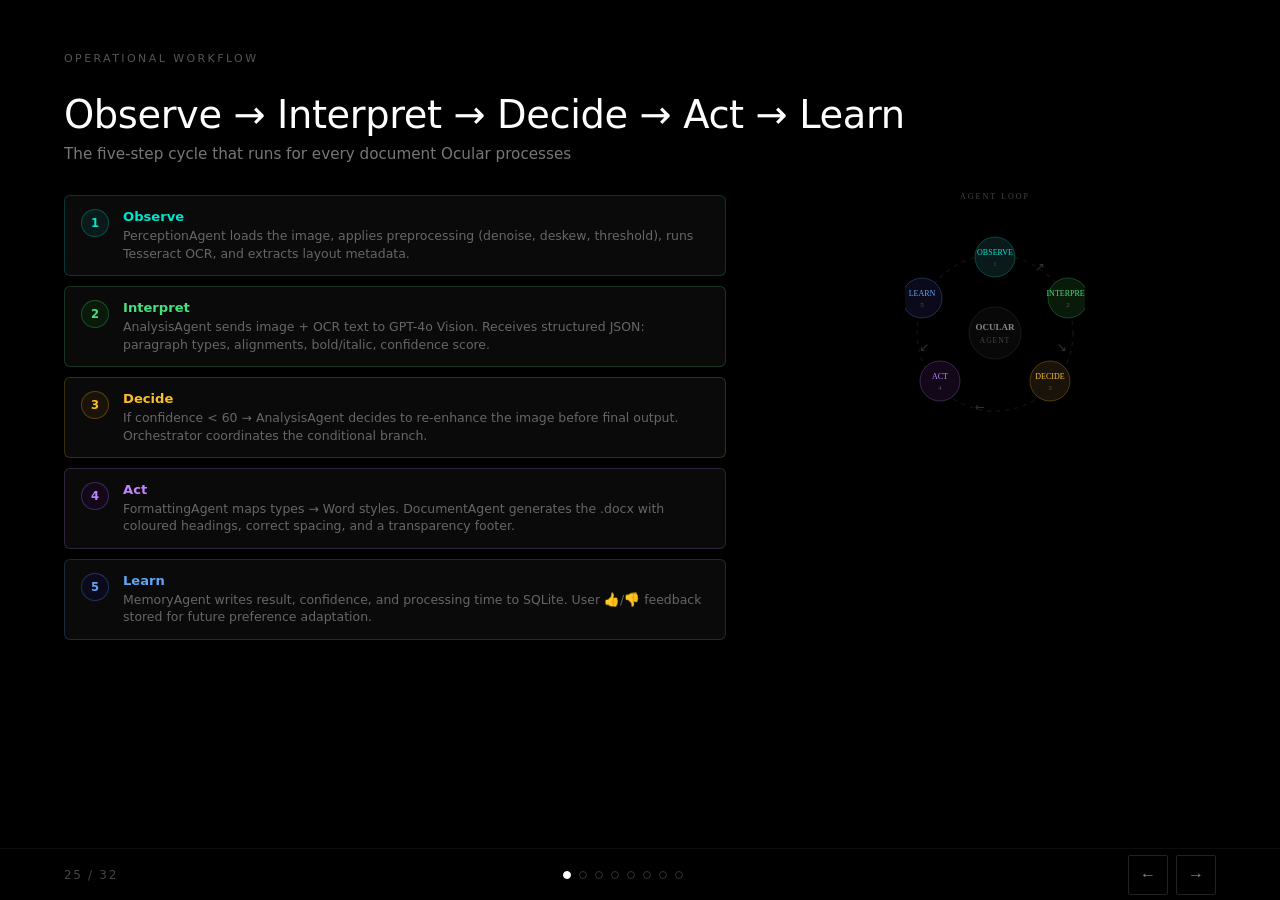
<file: slides_part4.html>
<!DOCTYPE html>
<html lang="en">
<head>
<meta charset="UTF-8">
<meta name="viewport" content="width=device-width, initial-scale=1.0">
<title>Ocular — Slides 25–32</title>
<style>
  *{margin:0;padding:0;box-sizing:border-box}
  body{background:#000;color:#fff;font-family:'Segoe UI',system-ui,sans-serif;overflow:hidden;width:100vw;height:100vh}
  .deck{width:100%;height:100%;position:relative}
  .slide{position:absolute;inset:0;display:none;flex-direction:column;padding:52px 64px 56px;background:#000}
  .slide.active{display:flex}
  .label{font-size:11px;letter-spacing:.22em;color:#555;text-transform:uppercase;margin-bottom:28px}
  h2{font-size:clamp(1.4rem,3.2vw,2.4rem);font-weight:300;letter-spacing:-.01em;line-height:1.15;margin-bottom:8px}
  h1{font-size:clamp(2rem,5vw,3.6rem);font-weight:300;letter-spacing:-.01em;line-height:1.1;margin-bottom:10px}
  .subtitle{font-size:.95rem;color:#777;font-weight:300;margin-bottom:12px}
  .cyan{color:#00e5cc} .green{color:#4ade80} .amber{color:#fbbf24} .purple{color:#c084fc} .red{color:#f87171} .blue{color:#60a5fa}
  .two-col{display:grid;grid-template-columns:1fr 1fr;gap:40px;flex:1;align-items:start;margin-top:8px}
  .two-col-3{display:grid;grid-template-columns:3fr 2fr;gap:48px;flex:1;align-items:start;margin-top:8px}
  .divider{width:48px;height:2px;background:#1e1e1e;margin:14px 0}

  /* workflow cycle */
  .cycle-steps{list-style:none;margin-top:12px;display:flex;flex-direction:column;gap:10px}
  .cs-row{display:flex;align-items:flex-start;gap:14px;padding:13px 16px;background:#0a0a0a;border:1px solid #1a1a1a;border-radius:6px}
  .cs-num{width:28px;height:28px;border-radius:50%;display:flex;align-items:center;justify-content:center;font-size:.72rem;font-weight:700;flex-shrink:0}
  .cs-body h4{font-size:.82rem;font-weight:600;margin-bottom:3px}
  .cs-body p{font-size:.78rem;color:#666;line-height:1.4}

  /* pyramid */
  .pyramid{display:flex;flex-direction:column;align-items:center;gap:2px;margin-top:16px}
  .p-level{display:flex;align-items:center;justify-content:center;border-radius:4px;font-size:.82rem;font-weight:600;transition:width .3s}

  /* memory comparison */
  .mem-grid{display:grid;grid-template-columns:1fr 1fr;gap:16px;flex:1;margin-top:12px}
  .mem-card{background:#0a0a0a;border-radius:8px;padding:22px;display:flex;flex-direction:column;gap:10px}
  .mem-card h3{font-size:.75rem;letter-spacing:.16em;text-transform:uppercase;margin-bottom:4px}
  .mem-card .detail{font-size:.78rem;color:#666;line-height:1.5}
  .mem-badge{display:inline-block;padding:3px 10px;border-radius:3px;font-size:.7rem;letter-spacing:.08em;font-weight:600;margin-bottom:6px}

  /* autonomy slider */
  .slider-track{width:100%;height:6px;background:#111;border-radius:3px;position:relative;margin:20px 0}
  .slider-fill{height:100%;border-radius:3px;background:linear-gradient(to right,#f87171,#fbbf24,#4ade80)}
  .slider-thumb{width:16px;height:16px;border-radius:50%;background:#fff;position:absolute;top:-5px;transform:translateX(-50%);border:2px solid #4ade80;box-shadow:0 0 0 3px #4ade8022}
  .slider-labels{display:flex;justify-content:space-between;font-size:.7rem;color:#444;letter-spacing:.1em;text-transform:uppercase}

  /* control points */
  .ctrl-list{list-style:none;margin-top:12px;display:flex;flex-direction:column;gap:10px}
  .ctrl-item{display:flex;gap:14px;align-items:flex-start;padding:12px 16px;background:#0a0a0a;border:1px solid #1a1a1a;border-radius:6px}
  .ctrl-num{width:26px;height:26px;border-radius:4px;display:flex;align-items:center;justify-content:center;font-size:.72rem;font-weight:700;flex-shrink:0;background:#0a1a0a;color:#4ade80;border:1px solid #1a3a1a}
  .ctrl-body h4{font-size:.82rem;font-weight:600;margin-bottom:3px}
  .ctrl-body p{font-size:.78rem;color:#666;line-height:1.4}

  /* ethical design pillars */
  .eth-grid{display:grid;grid-template-columns:repeat(2,1fr);gap:14px;flex:1;margin-top:12px}
  .eth-card{background:#0a0a0a;border:1px solid #1a1a1a;border-radius:8px;padding:20px}
  .eth-card .icon{font-size:1.4rem;margin-bottom:8px}
  .eth-card h3{font-size:.8rem;letter-spacing:.12em;text-transform:uppercase;margin-bottom:8px}
  .eth-card p{font-size:.78rem;color:#666;line-height:1.5}
  .eth-card .impl{font-size:.73rem;padding:8px 10px;border-radius:4px;margin-top:10px;line-height:1.5}

  /* risk matrix */
  .risk-matrix{width:100%;border-collapse:collapse;margin-top:12px;font-size:.78rem}
  .risk-matrix th{padding:8px 12px;font-size:.68rem;letter-spacing:.14em;text-transform:uppercase;color:#444;border-bottom:1px solid #1a1a1a;text-align:left}
  .risk-matrix td{padding:9px 12px;border-bottom:1px solid #0a0a0a;vertical-align:middle;line-height:1.4}
  .risk-matrix td:first-child{color:#bbb}
  .pill{display:inline-block;padding:2px 10px;border-radius:12px;font-size:.68rem;font-weight:600}
  .pill.high{background:#1a0808;color:#f87171;border:1px solid #3a1515}
  .pill.med{background:#1a1200;color:#fbbf24;border:1px solid #3a2a00}
  .pill.low{background:#0a1a0a;color:#4ade80;border:1px solid #1a3a1a}
  .pill.done{background:#0a0a1a;color:#60a5fa;border:1px solid #1a1a3a}

  /* safety mechanisms */
  .safety-grid{display:grid;grid-template-columns:repeat(3,1fr);gap:16px;flex:1;margin-top:12px;align-items:stretch}
  .safety-card{background:#0a0a0a;border:1px solid #1a1a1a;border-radius:8px;padding:20px;display:flex;flex-direction:column;gap:8px}
  .safety-card .icon{font-size:1.5rem}
  .safety-card h3{font-size:.8rem;letter-spacing:.12em;text-transform:uppercase}
  .safety-card p{font-size:.78rem;color:#666;line-height:1.5}

  /* closing slide */
  .closing-grid{display:grid;grid-template-columns:repeat(3,1fr);gap:16px;margin-top:20px}
  .cg-item{background:#0a0a0a;border:1px solid #1a1a1a;border-radius:8px;padding:18px;text-align:center}
  .cg-item .num{font-size:1.8rem;font-weight:300;margin-bottom:6px}
  .cg-item p{font-size:.78rem;color:#666;line-height:1.4}

  /* bottom bar */
  .bottom-bar{position:fixed;bottom:0;left:0;right:0;height:52px;display:flex;align-items:center;justify-content:space-between;padding:0 64px;background:#000;border-top:1px solid #0e0e0e;z-index:100}
  .slide-counter{font-size:.75rem;letter-spacing:.14em;color:#444}
  .dots{display:flex;gap:8px}
  .dot{width:8px;height:8px;border-radius:50%;border:1px solid #333;cursor:pointer;transition:background .2s}
  .dot.on{background:#fff;border-color:#fff}
  .nav{display:flex;gap:8px}
  .nav button{width:40px;height:40px;border:1px solid #222;background:transparent;color:#888;font-size:1rem;cursor:pointer;border-radius:2px;transition:all .15s}
  .nav button:hover{background:#111;color:#fff}
</style>
</head>
<body>
<div class="deck" id="deck">

<!-- ════ SLIDE 25 — OPERATIONAL WORKFLOW ════ -->
<div class="slide active" data-label="OPERATIONAL WORKFLOW">
  <div class="label">OPERATIONAL WORKFLOW</div>
  <h2>Observe → Interpret → Decide → Act → Learn</h2>
  <p class="subtitle">The five-step cycle that runs for every document Ocular processes</p>

  <div class="two-col-3" style="flex:1;margin-top:8px">
    <div>
      <ul class="cycle-steps">
        <li class="cs-row" style="border-color:#00e5cc33">
          <div class="cs-num" style="background:#0a1a1a;color:#00e5cc;border:1px solid #00e5cc44">1</div>
          <div class="cs-body">
            <h4 class="cyan">Observe</h4>
            <p>PerceptionAgent loads the image, applies preprocessing (denoise, deskew, threshold), runs Tesseract OCR, and extracts layout metadata.</p>
          </div>
        </li>
        <li class="cs-row" style="border-color:#4ade8033">
          <div class="cs-num" style="background:#0a1a0a;color:#4ade80;border:1px solid #4ade8044">2</div>
          <div class="cs-body">
            <h4 class="green">Interpret</h4>
            <p>AnalysisAgent sends image + OCR text to GPT-4o Vision. Receives structured JSON: paragraph types, alignments, bold/italic, confidence score.</p>
          </div>
        </li>
        <li class="cs-row" style="border-color:#fbbf2433">
          <div class="cs-num" style="background:#1a130a;color:#fbbf24;border:1px solid #fbbf2444">3</div>
          <div class="cs-body">
            <h4 class="amber">Decide</h4>
            <p>If confidence &lt; 60 → AnalysisAgent decides to re-enhance the image before final output. Orchestrator coordinates the conditional branch.</p>
          </div>
        </li>
        <li class="cs-row" style="border-color:#c084fc33">
          <div class="cs-num" style="background:#12081a;color:#c084fc;border:1px solid #c084fc44">4</div>
          <div class="cs-body">
            <h4 class="purple">Act</h4>
            <p>FormattingAgent maps types → Word styles. DocumentAgent generates the .docx with coloured headings, correct spacing, and a transparency footer.</p>
          </div>
        </li>
        <li class="cs-row" style="border-color:#60a5fa33">
          <div class="cs-num" style="background:#0a0a1a;color:#60a5fa;border:1px solid #60a5fa44">5</div>
          <div class="cs-body">
            <h4 class="blue">Learn</h4>
            <p>MemoryAgent writes result, confidence, and processing time to SQLite. User 👍/👎 feedback stored for future preference adaptation.</p>
          </div>
        </li>
      </ul>
    </div>

    <div style="display:flex;align-items:center;justify-content:center">
      <svg width="180" height="280" viewBox="0 0 180 280">
        <text x="90" y="16" text-anchor="middle" fill="#444" font-size="8" letter-spacing="2" font-family="Segoe UI">AGENT LOOP</text>
        <!-- Circle path -->
        <circle cx="90" cy="150" r="78" fill="none" stroke="#111" stroke-width="1.5" stroke-dasharray="4 5"/>
        <!-- Steps on circle -->
        <circle cx="90" cy="74" r="20" fill="#0a1a1a" stroke="#00e5cc44"/>
        <text x="90" y="72" text-anchor="middle" fill="#00e5cc" font-size="8" font-family="Segoe UI">OBSERVE</text>
        <text x="90" y="83" text-anchor="middle" fill="#555" font-size="7" font-family="Segoe UI">1</text>

        <circle cx="163" cy="115" r="20" fill="#0a1a0a" stroke="#4ade8044"/>
        <text x="163" y="113" text-anchor="middle" fill="#4ade80" font-size="8" font-family="Segoe UI">INTERPRET</text>
        <text x="163" y="124" text-anchor="middle" fill="#555" font-size="7" font-family="Segoe UI">2</text>

        <circle cx="145" cy="198" r="20" fill="#1a130a" stroke="#fbbf2444"/>
        <text x="145" y="196" text-anchor="middle" fill="#fbbf24" font-size="8" font-family="Segoe UI">DECIDE</text>
        <text x="145" y="207" text-anchor="middle" fill="#555" font-size="7" font-family="Segoe UI">3</text>

        <circle cx="35" cy="198" r="20" fill="#12081a" stroke="#c084fc44"/>
        <text x="35" y="196" text-anchor="middle" fill="#c084fc" font-size="8" font-family="Segoe UI">ACT</text>
        <text x="35" y="207" text-anchor="middle" fill="#555" font-size="7" font-family="Segoe UI">4</text>

        <circle cx="17" cy="115" r="20" fill="#0a0a1a" stroke="#60a5fa44"/>
        <text x="17" y="113" text-anchor="middle" fill="#60a5fa" font-size="8" font-family="Segoe UI">LEARN</text>
        <text x="17" y="124" text-anchor="middle" fill="#555" font-size="7" font-family="Segoe UI">5</text>

        <!-- Center -->
        <circle cx="90" cy="150" r="26" fill="#080808" stroke="#1a1a1a"/>
        <text x="90" y="147" text-anchor="middle" fill="#888" font-size="9" font-weight="600" font-family="Segoe UI">OCULAR</text>
        <text x="90" y="160" text-anchor="middle" fill="#444" font-size="7.5" letter-spacing="1" font-family="Segoe UI">AGENT</text>

        <!-- Arrows (arc direction indicators) -->
        <text x="130" y="88" fill="#333" font-size="12">↗</text>
        <text x="152" y="168" fill="#333" font-size="12">↘</text>
        <text x="70" y="228" fill="#333" font-size="12">←</text>
        <text x="14" y="168" fill="#333" font-size="12">↙</text>
      </svg>
    </div>
  </div>
</div>

<!-- ════ SLIDE 26 — INTELLIGENCE LAYER ════ -->
<div class="slide" data-label="INTELLIGENCE LAYER">
  <div class="label">INTELLIGENCE LAYER</div>
  <h2>Three Tiers of Intelligence</h2>
  <p class="subtitle">Graceful degradation — higher tiers attempted first, lower tiers as fallback</p>

  <div class="two-col" style="flex:1;margin-top:8px">
    <div>
      <div class="pyramid">
        <div class="p-level" style="width:70%;height:70px;background:#0a0a1a;border:1px solid #60a5fa44;color:#60a5fa;font-size:.85rem;gap:8px;flex-direction:column;justify-content:center;align-items:center">
          <span style="font-size:1.2rem">🧠</span>
          <span>LLM — GPT-4o Vision</span>
          <span style="font-size:.7rem;color:#444">Highest intelligence — context + structure</span>
        </div>
        <div style="font-size:.7rem;color:#333;text-align:center;padding:2px 0">↓ fallback if API unavailable</div>
        <div class="p-level" style="width:85%;height:60px;background:#0a1a0a;border:1px solid #4ade8044;color:#4ade80;font-size:.85rem;gap:8px;flex-direction:column;justify-content:center;align-items:center">
          <span>Computer Vision — OpenCV</span>
          <span style="font-size:.7rem;color:#444">Layout features, line detection, deskew</span>
        </div>
        <div style="font-size:.7rem;color:#333;text-align:center;padding:2px 0">↓ fallback if CV insufficient</div>
        <div class="p-level" style="width:100%;height:55px;background:#1a130a;border:1px solid #fbbf2444;color:#fbbf24;font-size:.85rem;gap:8px;flex-direction:column;justify-content:center;align-items:center">
          <span>Rule-Based Heuristics</span>
          <span style="font-size:.7rem;color:#444">Paragraph detection, ALL CAPS → heading, etc.</span>
        </div>
      </div>

      <div style="background:#0a0a12;border:1px solid #1a1a33;border-radius:6px;padding:12px 18px;margin-top:16px;font-size:.8rem;color:#888;line-height:1.5">
        <span class="blue">Key insight:</span> By having three tiers, Ocular degrades gracefully.
        No internet? No problem — OpenCV + rules still produce a reasonable document.
      </div>
    </div>

    <div style="display:flex;align-items:center;justify-content:center">
      <svg width="180" height="260" viewBox="0 0 180 260">
        <text x="90" y="16" text-anchor="middle" fill="#444" font-size="8" letter-spacing="2" font-family="Segoe UI">PRIORITY ORDER</text>
        <!-- LLM -->
        <rect x="20" y="26" width="140" height="52" rx="4" fill="#0a0a1a" stroke="#60a5fa44"/>
        <text x="90" y="46" text-anchor="middle" fill="#60a5fa" font-size="10" font-family="Segoe UI">GPT-4o Vision</text>
        <text x="90" y="62" text-anchor="middle" fill="#555" font-size="8" font-family="Segoe UI">Accuracy: ★★★★★</text>
        <text x="20" y="42" fill="#60a5fa" font-size="9" font-family="Segoe UI"> 1</text>
        <!-- arrow -->
        <line x1="90" y1="78" x2="90" y2="92" stroke="#333" stroke-width="1"/>
        <text x="90" y="89" text-anchor="middle" fill="#333" font-size="8" font-family="Segoe UI">if unavailable ↓</text>
        <!-- CV -->
        <rect x="20" y="100" width="140" height="52" rx="4" fill="#0a1a0a" stroke="#4ade8044"/>
        <text x="90" y="120" text-anchor="middle" fill="#4ade80" font-size="10" font-family="Segoe UI">OpenCV Analysis</text>
        <text x="90" y="136" text-anchor="middle" fill="#555" font-size="8" font-family="Segoe UI">Accuracy: ★★★☆☆</text>
        <text x="20" y="116" fill="#4ade80" font-size="9" font-family="Segoe UI"> 2</text>
        <!-- arrow -->
        <line x1="90" y1="152" x2="90" y2="166" stroke="#333" stroke-width="1"/>
        <text x="90" y="163" text-anchor="middle" fill="#333" font-size="8" font-family="Segoe UI">if insufficient ↓</text>
        <!-- Rules -->
        <rect x="20" y="174" width="140" height="52" rx="4" fill="#1a130a" stroke="#fbbf2444"/>
        <text x="90" y="194" text-anchor="middle" fill="#fbbf24" font-size="10" font-family="Segoe UI">Rule-Based Fallback</text>
        <text x="90" y="210" text-anchor="middle" fill="#555" font-size="8" font-family="Segoe UI">Accuracy: ★★☆☆☆ — always runs</text>
        <text x="20" y="190" fill="#fbbf24" font-size="9" font-family="Segoe UI"> 3</text>
        <text x="90" y="242" text-anchor="middle" fill="#4ade80" font-size="8" font-family="Segoe UI">Output always guaranteed ✓</text>
      </svg>
    </div>
  </div>
</div>

<!-- ════ SLIDE 27 — MEMORY ════ -->
<div class="slide" data-label="MEMORY &amp; CONTEXT">
  <div class="label">MEMORY &amp; CONTEXT</div>
  <h2>Short-Term vs. Long-Term Memory</h2>
  <p class="subtitle">Ocular maintains state across processing steps and across sessions</p>

  <div class="mem-grid">
    <div class="mem-card" style="border:1px solid #1a1a3a">
      <span class="mem-badge" style="background:#0a0a1a;color:#60a5fa;border:1px solid #1a1a3a">SHORT-TERM</span>
      <h3 class="blue">Session Memory</h3>
      <div class="detail">
        <strong style="color:#ddd">Type:</strong> Python dict (in-memory)<br>
        <strong style="color:#ddd">Lifetime:</strong> Current processing session only<br>
        <strong style="color:#ddd">Stored:</strong> Current image path, current OCR result, current analysis JSON, progress state<br>
        <strong style="color:#ddd">Purpose:</strong> Pass context between agents without re-running expensive operations
      </div>
      <div style="background:#0a0a12;border:1px solid #1a1a22;border-radius:4px;padding:10px;font-size:.75rem;color:#777;margin-top:auto">
        <code style="color:#60a5fa">memory.store_session("ocr_text", result)</code><br>
        <code style="color:#60a5fa">memory.get_session("ocr_text")</code>
      </div>
    </div>
    <div class="mem-card" style="border:1px solid #1a3a1a">
      <span class="mem-badge" style="background:#0a1a0a;color:#4ade80;border:1px solid #1a3a1a">LONG-TERM</span>
      <h3 class="green">Persistent Memory</h3>
      <div class="detail">
        <strong style="color:#ddd">Type:</strong> SQLite database (data/memory.db)<br>
        <strong style="color:#ddd">Lifetime:</strong> Persists across all sessions<br>
        <strong style="color:#ddd">Stored:</strong> Image name, OCR confidence, user feedback (👍/👎), processing time, user preferences<br>
        <strong style="color:#ddd">Purpose:</strong> Learn from history, improve future runs
      </div>
      <div style="background:#0a120a;border:1px solid #1a221a;border-radius:4px;padding:10px;font-size:.75rem;color:#777;margin-top:auto">
        Table: <code style="color:#4ade80">processing_history</code><br>
        Table: <code style="color:#4ade80">user_preferences</code><br>
        Method: <code style="color:#4ade80">get_avg_confidence()</code>
      </div>
    </div>
  </div>
</div>

<!-- ════ SLIDE 28 — AUTONOMY LEVEL ════ -->
<div class="slide" data-label="AUTONOMY LEVEL">
  <div class="label">AUTONOMY LEVEL</div>
  <h2>How Autonomous Is Ocular?</h2>
  <p class="subtitle">Semi-autonomous by design — not fully autonomous, and that is intentional</p>

  <div class="two-col-3" style="flex:1;margin-top:8px">
    <div>
      <div class="slider-labels">
        <span>Manual</span>
        <span>Semi-Autonomous</span>
        <span>Fully Autonomous</span>
      </div>
      <div class="slider-track">
        <div class="slider-fill" style="width:100%"></div>
        <div class="slider-thumb" style="left:52%"></div>
      </div>
      <p style="font-size:.78rem;color:#4ade80;text-align:center;margin-bottom:20px">← Ocular sits here</p>

      <p style="font-size:.72rem;letter-spacing:.14em;color:#555;text-transform:uppercase;margin-bottom:10px">What Ocular Decides Alone</p>
      <ul style="list-style:none;margin-bottom:18px">
        <li style="font-size:.82rem;color:#888;padding:6px 0;border-bottom:1px solid #0e0e0e">✓ Whether to apply denoising</li>
        <li style="font-size:.82rem;color:#888;padding:6px 0;border-bottom:1px solid #0e0e0e">✓ Whether to call GPT-4o or use fallback</li>
        <li style="font-size:.82rem;color:#888;padding:6px 0;border-bottom:1px solid #0e0e0e">✓ Which Word style to apply per paragraph</li>
        <li style="font-size:.82rem;color:#888;padding:6px 0">✓ What confidence score to report</li>
      </ul>

      <p style="font-size:.72rem;letter-spacing:.14em;color:#555;text-transform:uppercase;margin-bottom:10px">What Requires Human Approval</p>
      <ul style="list-style:none">
        <li style="font-size:.82rem;color:#aaa;padding:6px 0;border-bottom:1px solid #0e0e0e">→ Which file to process</li>
        <li style="font-size:.82rem;color:#aaa;padding:6px 0;border-bottom:1px solid #0e0e0e">→ Where to save the output</li>
        <li style="font-size:.82rem;color:#aaa;padding:6px 0">→ Whether the output is acceptable</li>
      </ul>
    </div>

    <div style="display:flex;align-items:center;justify-content:center">
      <svg width="180" height="240" viewBox="0 0 180 240">
        <text x="90" y="16" text-anchor="middle" fill="#444" font-size="8" letter-spacing="2" font-family="Segoe UI">CONTROL SPLIT</text>
        <!-- Donut chart: 52% agent, 48% human -->
        <circle cx="90" cy="120" r="65" fill="none" stroke="#4ade80" stroke-width="22" stroke-dasharray="213 410" stroke-linecap="butt" transform="rotate(-90 90 120)" opacity=".7"/>
        <circle cx="90" cy="120" r="65" fill="none" stroke="#60a5fa" stroke-width="22" stroke-dasharray="204 410" stroke-linecap="butt" transform="rotate(97 90 120)" opacity=".5"/>
        <text x="90" y="115" text-anchor="middle" fill="#fff" font-size="14" font-weight="300" font-family="Segoe UI">52 / 48</text>
        <text x="90" y="130" text-anchor="middle" fill="#555" font-size="8" letter-spacing="1" font-family="Segoe UI">AGENT / HUMAN</text>
        <!-- Legend -->
        <rect x="28" y="200" width="12" height="10" fill="#4ade8099"/>
        <text x="44" y="209" fill="#666" font-size="8" font-family="Segoe UI">Agent Decisions</text>
        <rect x="28" y="216" width="12" height="10" fill="#60a5fa99"/>
        <text x="44" y="225" fill="#666" font-size="8" font-family="Segoe UI">Human Control</text>
      </svg>
    </div>
  </div>
</div>

<!-- ════ SLIDE 29 — HUMAN IN THE LOOP ════ -->
<div class="slide" data-label="HUMAN-IN-THE-LOOP">
  <div class="label">HUMAN-IN-THE-LOOP DESIGN</div>
  <h2>Five Control Points for the User</h2>
  <p class="subtitle">The agent assists — the human decides</p>

  <div class="two-col-3" style="flex:1;margin-top:8px">
    <div>
      <ul class="ctrl-list">
        <li class="ctrl-item">
          <div class="ctrl-num">1</div>
          <div class="ctrl-body">
            <h4 class="green">File Selection</h4>
            <p>The user selects the document image. Ocular never auto-selects or monitors a folder autonomously.</p>
          </div>
        </li>
        <li class="ctrl-item">
          <div class="ctrl-num">2</div>
          <div class="ctrl-body">
            <h4 class="green">Output Path</h4>
            <p>The user chooses where the .docx file is saved. The system has no default hidden write location.</p>
          </div>
        </li>
        <li class="ctrl-item">
          <div class="ctrl-num">3</div>
          <div class="ctrl-body">
            <h4 class="green">Result Review</h4>
            <p>Confidence score and "AI-assisted" label are displayed. The user can review before accepting the output.</p>
          </div>
        </li>
        <li class="ctrl-item">
          <div class="ctrl-num">4</div>
          <div class="ctrl-body">
            <h4 class="green">Feedback</h4>
            <p>👍/👎 buttons let the user rate quality. This feedback is stored in memory to influence future processing.</p>
          </div>
        </li>
        <li class="ctrl-item">
          <div class="ctrl-num">5</div>
          <div class="ctrl-body">
            <h4 class="green">Explainability Log</h4>
            <p>The user can view the full agent decision trail — every step, every confidence score, every fallback trigger.</p>
          </div>
        </li>
      </ul>
    </div>

    <div style="display:flex;align-items:center;justify-content:center">
      <svg width="160" height="260" viewBox="0 0 160 260">
        <text x="80" y="16" text-anchor="middle" fill="#444" font-size="8" letter-spacing="2" font-family="Segoe UI">LOOP DIAGRAM</text>
        <!-- Human box -->
        <rect x="20" y="26" width="120" height="40" rx="4" fill="#0a1a0a" stroke="#4ade8066"/>
        <text x="80" y="50" text-anchor="middle" fill="#4ade80" font-size="10" font-family="Segoe UI">👤 Human User</text>
        <!-- arrows down -->
        <line x1="80" y1="66" x2="80" y2="80" stroke="#4ade8044" stroke-width="1.5"/>
        <!-- Agent box -->
        <rect x="20" y="80" width="120" height="40" rx="4" fill="#0a0a1a" stroke="#60a5fa44"/>
        <text x="80" y="104" text-anchor="middle" fill="#60a5fa" font-size="10" font-family="Segoe UI">🤖 Ocular Agent</text>
        <!-- Process -->
        <line x1="80" y1="120" x2="80" y2="134" stroke="#33333388" stroke-width="1.5"/>
        <rect x="20" y="134" width="120" height="40" rx="4" fill="#0a0a0a" stroke="#1a1a1a"/>
        <text x="80" y="158" text-anchor="middle" fill="#888" font-size="10" font-family="Segoe UI">⚙️ Processing</text>
        <!-- Output -->
        <line x1="80" y1="174" x2="80" y2="188" stroke="#33333388" stroke-width="1.5"/>
        <rect x="20" y="188" width="120" height="40" rx="4" fill="#1a130a" stroke="#fbbf2444"/>
        <text x="80" y="212" text-anchor="middle" fill="#fbbf24" font-size="10" font-family="Segoe UI">📄 Output + Score</text>
        <!-- Feedback arrow back -->
        <path d="M 140 208 C 165 208 165 46 140 46" fill="none" stroke="#4ade8033" stroke-width="1.5" stroke-dasharray="4 3"/>
        <text x="150" y="135" fill="#4ade80" font-size="7.5" font-family="Segoe UI">feedback</text>
      </svg>
    </div>
  </div>
</div>

<!-- ════ SLIDE 30 — ETHICAL AGENT DESIGN ════ -->
<div class="slide" data-label="ETHICAL AGENT DESIGN">
  <div class="label">ETHICAL AGENT DESIGN</div>
  <h2>Building an Ethical Agentic System</h2>
  <p class="subtitle">Four principles embedded into Ocular's architecture</p>

  <div class="eth-grid">
    <div class="eth-card" style="border-top:2px solid #60a5fa">
      <div class="icon">🔒</div>
      <h3 class="blue">Privacy</h3>
      <p>No document images stored on disk. No external sync. API key in .env only. User content never leaves the local session without explicit action.</p>
      <div class="impl" style="background:#0a0a1a;border:1px solid #1a1a3a;color:#888">Implementation: In-memory base64 encoding, no temp files, .env API key</div>
    </div>
    <div class="eth-card" style="border-top:2px solid #fbbf24">
      <div class="icon">⚖️</div>
      <h3 class="amber">Bias Mitigation</h3>
      <p>Rule-based fallback ensures consistent output even when the AI model produces low-confidence results. No user group receives only failed outputs.</p>
      <div class="impl" style="background:#120f0a;border:1px solid #2a1a0a;color:#888">Implementation: Confidence threshold (60/75) triggers fallback universally</div>
    </div>
    <div class="eth-card" style="border-top:2px solid #00e5cc">
      <div class="icon">🔍</div>
      <h3 class="cyan">Transparency</h3>
      <p>Every output .docx includes a confidence score header. The explainability log shows every agent decision with timestamps. Nothing is hidden.</p>
      <div class="impl" style="background:#0a1a1a;border:1px solid #0e3030;color:#888">Implementation: get_explainability_report() in logger.py — full decision trail</div>
    </div>
    <div class="eth-card" style="border-top:2px solid #4ade80">
      <div class="icon">🎮</div>
      <h3 class="green">User Control</h3>
      <p>Five human-in-the-loop control points ensure the user retains authority over every significant decision the system makes.</p>
      <div class="impl" style="background:#0a1a0a;border:1px solid #1a3a1a;color:#888">Implementation: File picker → output path → feedback buttons → log export</div>
    </div>
  </div>
</div>

<!-- ════ SLIDE 31 — RISK ASSESSMENT ════ -->
<div class="slide" data-label="RISK ASSESSMENT">
  <div class="label">RISK ASSESSMENT</div>
  <h2>Risk Matrix — Ocular Phase 2</h2>
  <p class="subtitle">Known risks with likelihood, impact, and current mitigation status</p>

  <div style="flex:1;margin-top:12px">
    <table class="risk-matrix">
      <thead>
        <tr>
          <th>Risk</th>
          <th>Likelihood</th>
          <th>Impact</th>
          <th>Status</th>
          <th>Mitigation</th>
        </tr>
      </thead>
      <tbody>
        <tr>
          <td>API key leaked in code</td>
          <td><span class="pill low">Low</span></td>
          <td><span class="pill high">High</span></td>
          <td><span class="pill done">Mitigated</span></td>
          <td style="color:#666">.env file, not in VCS</td>
        </tr>
        <tr>
          <td>Private image uploaded to GPT-4o</td>
          <td><span class="pill med">Medium</span></td>
          <td><span class="pill high">High</span></td>
          <td><span class="pill med">Partial</span></td>
          <td style="color:#666">In-memory processing; no disk write</td>
        </tr>
        <tr>
          <td>Low OCR accuracy on noisy image</td>
          <td><span class="pill high">High</span></td>
          <td><span class="pill med">Medium</span></td>
          <td><span class="pill done">Mitigated</span></td>
          <td style="color:#666">Preprocessing pipeline + confidence label</td>
        </tr>
        <tr>
          <td>GPT-4o API outage</td>
          <td><span class="pill low">Low</span></td>
          <td><span class="pill med">Medium</span></td>
          <td><span class="pill done">Mitigated</span></td>
          <td style="color:#666">Rule-based fallback always available</td>
        </tr>
        <tr>
          <td>User over-reliance on output</td>
          <td><span class="pill med">Medium</span></td>
          <td><span class="pill med">Medium</span></td>
          <td><span class="pill done">Mitigated</span></td>
          <td style="color:#666">Confidence score + "AI-assisted" footer</td>
        </tr>
        <tr>
          <td>Licence violation (OSS misuse)</td>
          <td><span class="pill low">Low</span></td>
          <td><span class="pill high">High</span></td>
          <td><span class="pill done">Mitigated</span></td>
          <td style="color:#666">Apache 2.0 / MIT libs attributed</td>
        </tr>
      </tbody>
    </table>
  </div>
</div>

<!-- ════ SLIDE 32 — CLOSING ════ -->
<div class="slide" data-label="SAFETY MECHANISMS &amp; CLOSING">
  <div class="label">SAFETY MECHANISMS &amp; CONCLUSION</div>

  <div style="flex:1;display:flex;flex-direction:column;justify-content:space-between">
    <div>
      <h2>Three Pillars of Agent Safety</h2>
      <p class="subtitle">Every agentic system must answer: what happens when it goes wrong?</p>

      <div class="safety-grid">
        <div class="safety-card" style="border-top:2px solid #4ade80">
          <div class="icon">📋</div>
          <h3 class="green">Structured Logging</h3>
          <p>Every agent action is logged with timestamp, agent name, and message. Full audit trail available on demand via the explainability report.</p>
        </div>
        <div class="safety-card" style="border-top:2px solid #fbbf24">
          <div class="icon">🔄</div>
          <h3 class="amber">Override &amp; Fallback</h3>
          <p>Rule-based heuristic fallback activates automatically when the AI pipeline fails at any step. System never crashes silently.</p>
        </div>
        <div class="safety-card" style="border-top:2px solid #00e5cc">
          <div class="icon">🔍</div>
          <h3 class="cyan">Explainability</h3>
          <p>Every output document includes: AI confidence score, processing method used, and a reminder that the output is AI-assisted — not ground truth.</p>
        </div>
      </div>
    </div>

    <div>
      <div class="closing-grid">
        <div class="cg-item">
          <div class="num cyan">5</div>
          <p>Specialised agents — each with one responsibility</p>
        </div>
        <div class="cg-item">
          <div class="num green">3</div>
          <p>Intelligence tiers — LLM → CV → Rules</p>
        </div>
        <div class="cg-item">
          <div class="num amber">5</div>
          <p>Human control points in every processing run</p>
        </div>
      </div>

      <div style="background:#050f05;border:1px solid #0e2a0e;border-radius:6px;padding:18px 24px;margin-top:14px;text-align:center">
        <p style="font-size:1rem;color:#ddd;font-weight:300;line-height:1.6">
          Ocular demonstrates that an AI tool can be
          <span class="green">intelligent</span>,
          <span class="cyan">transparent</span>, and
          <span class="amber">safe</span> — simultaneously.
        </p>
        <p style="font-size:.8rem;color:#555;margin-top:8px;letter-spacing:.08em">
          Shahzaib Ali Khan &nbsp;·&nbsp; Abdullah Naeem &nbsp;·&nbsp; Muhammad Umar
        </p>
      </div>
    </div>
  </div>
</div>

</div><!-- /deck -->

<div class="bottom-bar">
  <div class="slide-counter" id="counter">25 / 32</div>
  <div class="dots" id="dots"></div>
  <div class="nav">
    <button onclick="move(-1)">←</button>
    <button onclick="move(1)">→</button>
  </div>
</div>

<script>
const slides=document.querySelectorAll('.slide');
const dotsEl=document.getElementById('dots');
const counter=document.getElementById('counter');
let cur=0;
const BASE=25;
slides.forEach((_,i)=>{
  const d=document.createElement('div');
  d.className='dot'+(i===0?' on':'');
  d.onclick=()=>go(i);
  dotsEl.appendChild(d);
});
function go(n){
  slides[cur].classList.remove('active');
  dotsEl.children[cur].classList.remove('on');
  cur=(n+slides.length)%slides.length;
  slides[cur].classList.add('active');
  dotsEl.children[cur].classList.add('on');
  counter.textContent=String(BASE+cur).padStart(2,'0')+' / 32';
}
function move(d){go(cur+d)}
document.addEventListener('keydown',e=>{
  if(e.key==='ArrowRight'||e.key==='ArrowDown'||e.key===' ')move(1);
  if(e.key==='ArrowLeft'||e.key==='ArrowUp')move(-1);
});
</script>
</body>
</html>
</file>
